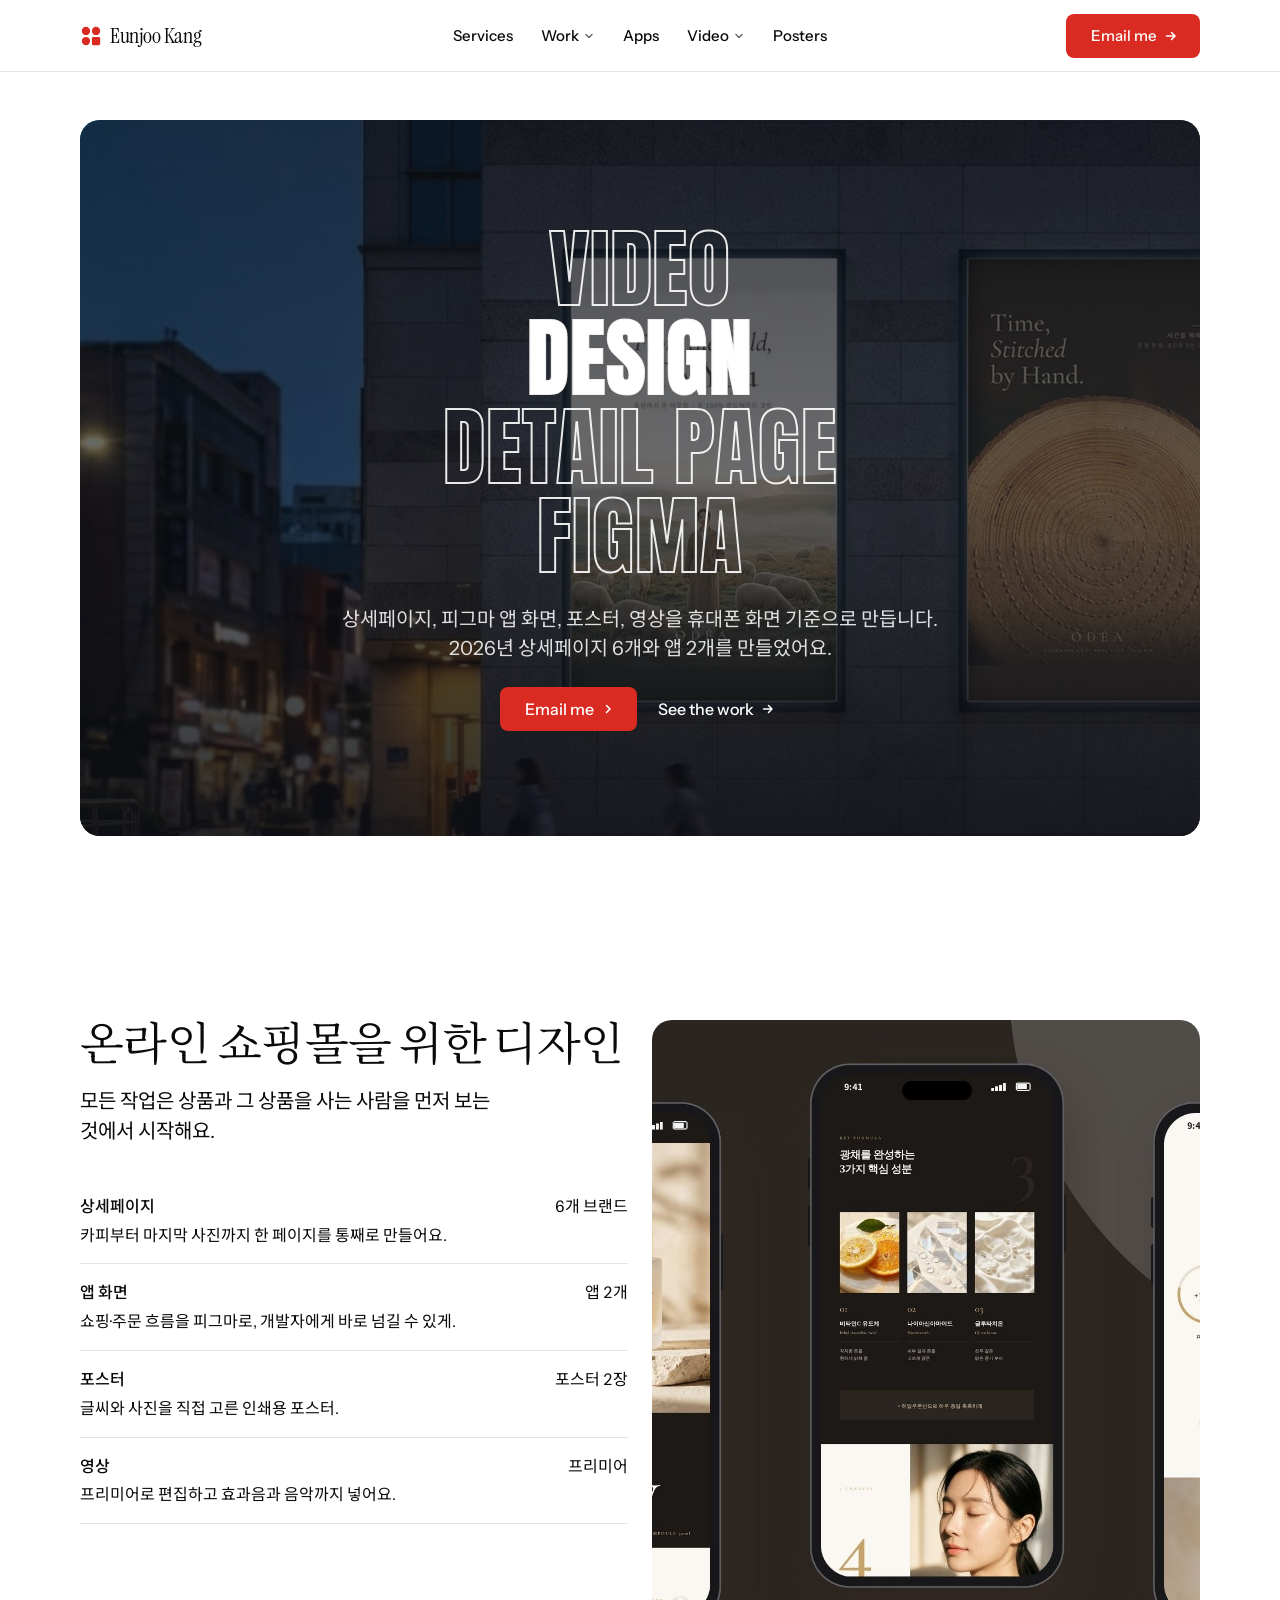
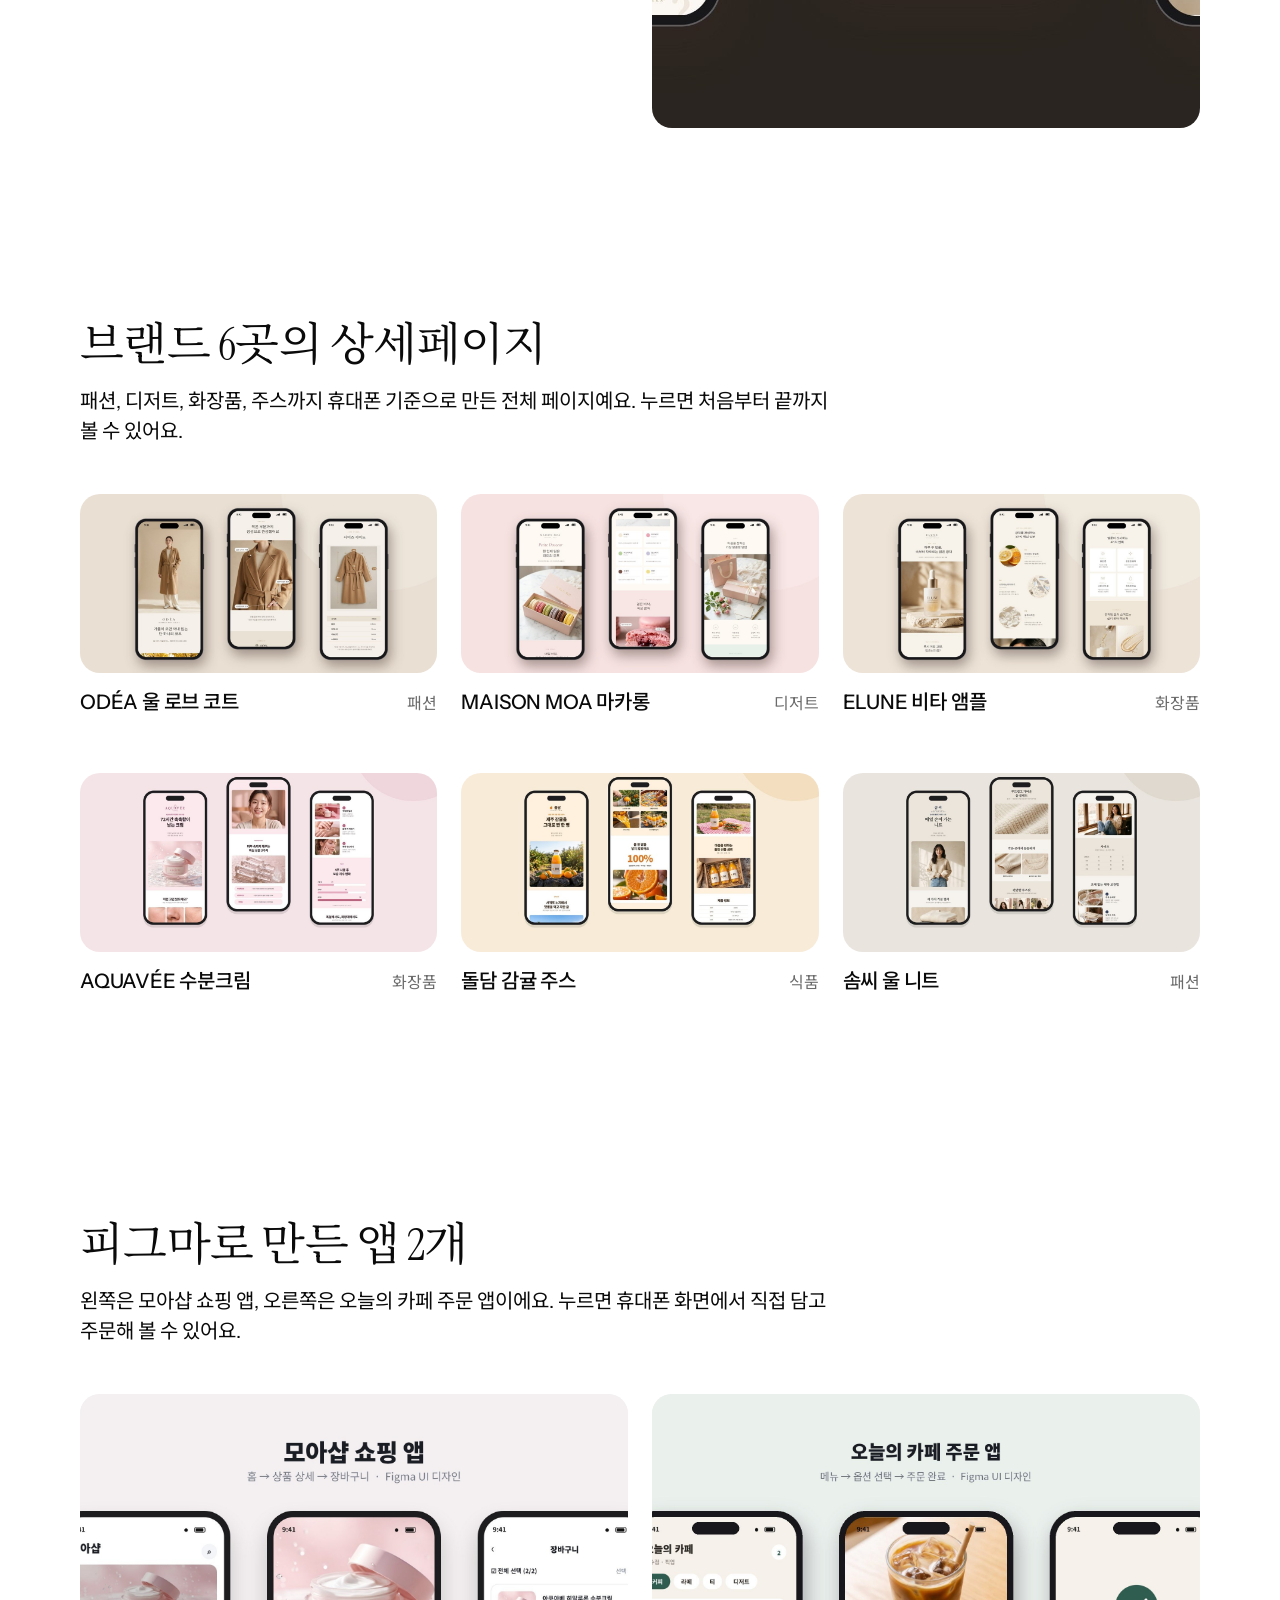
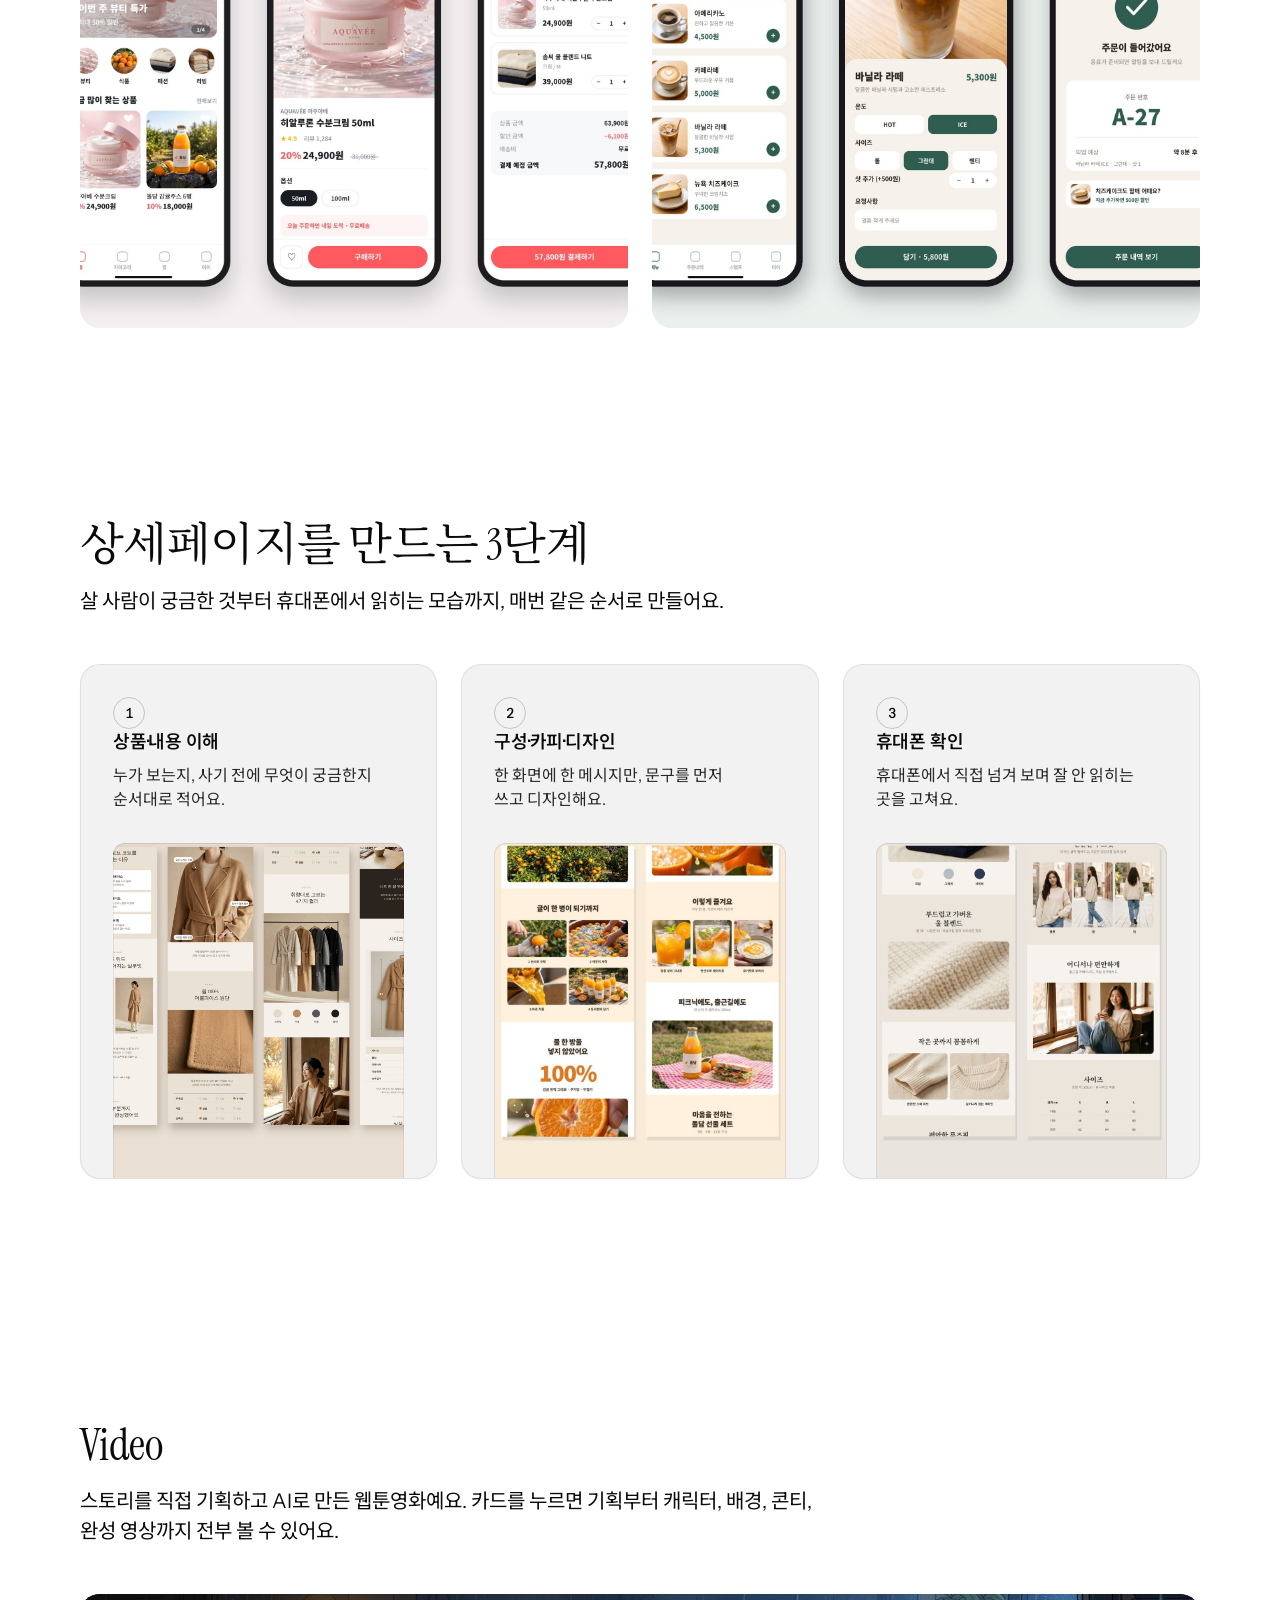
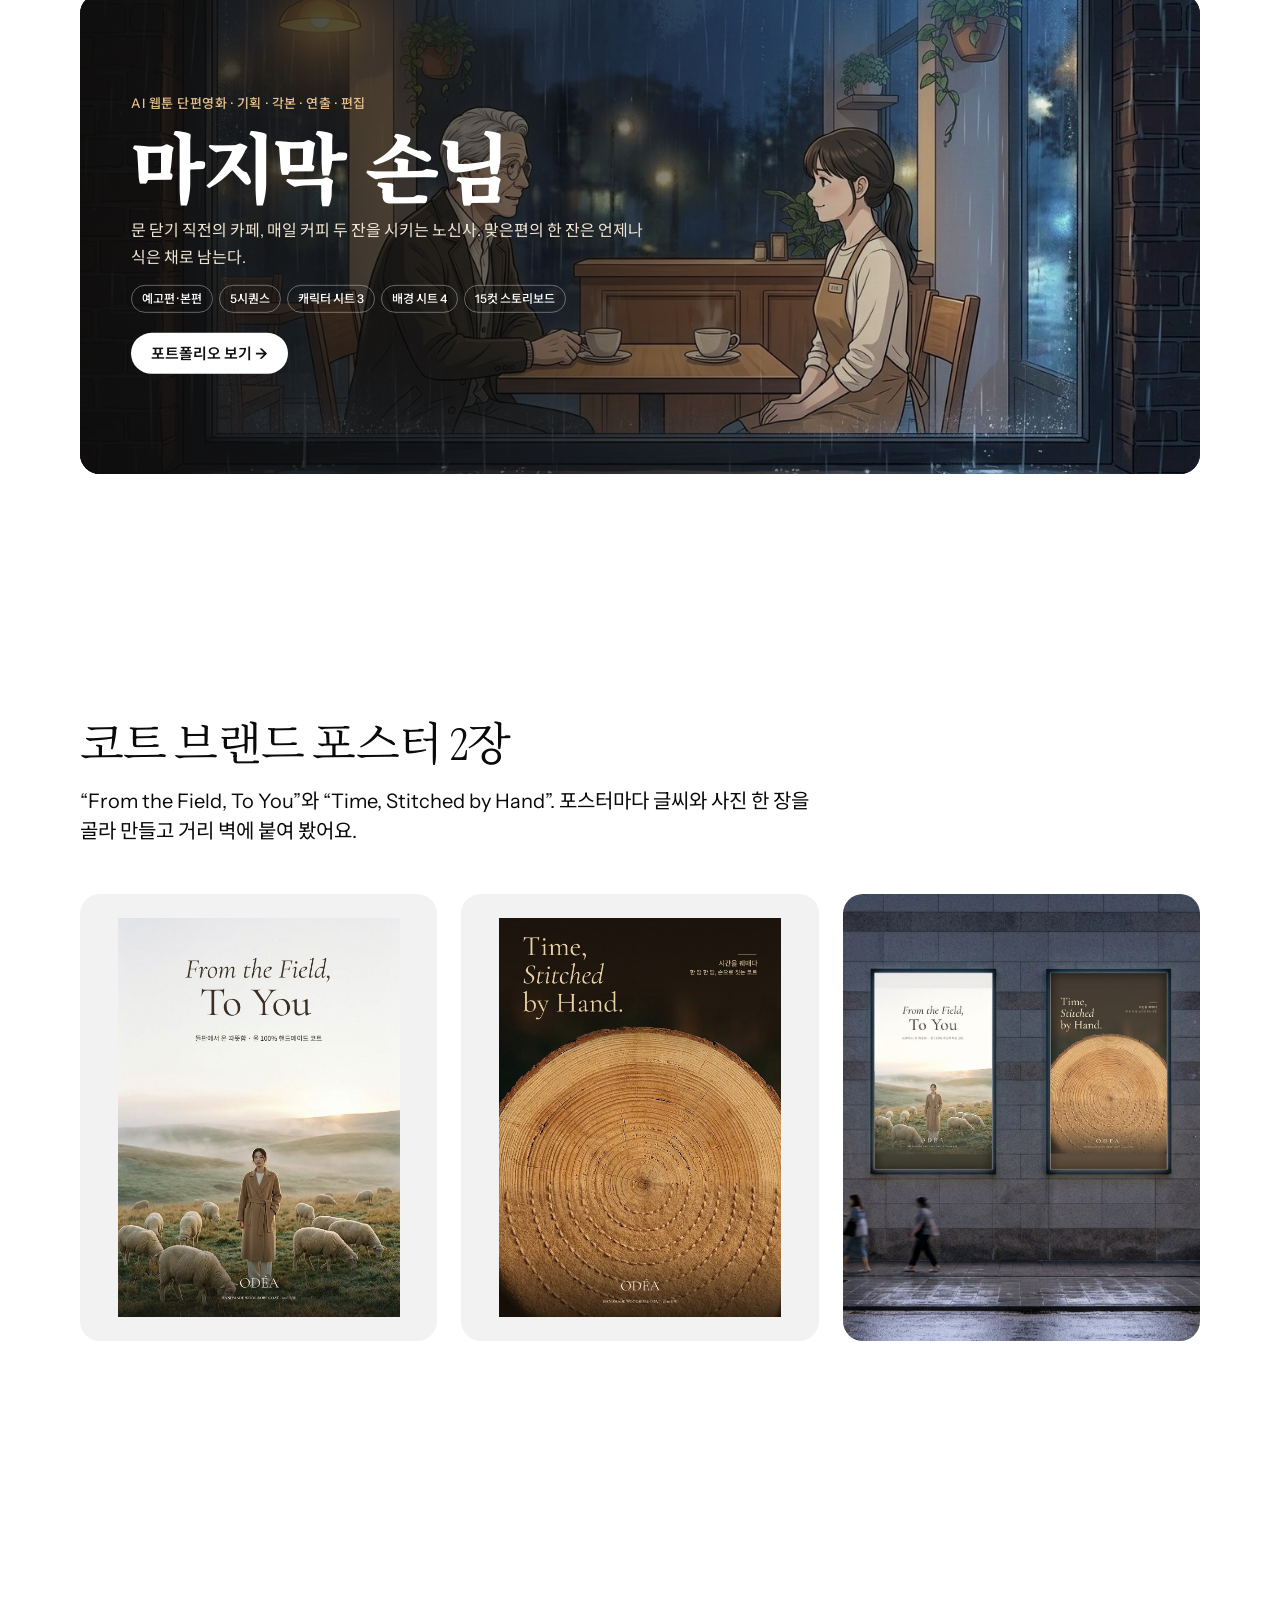
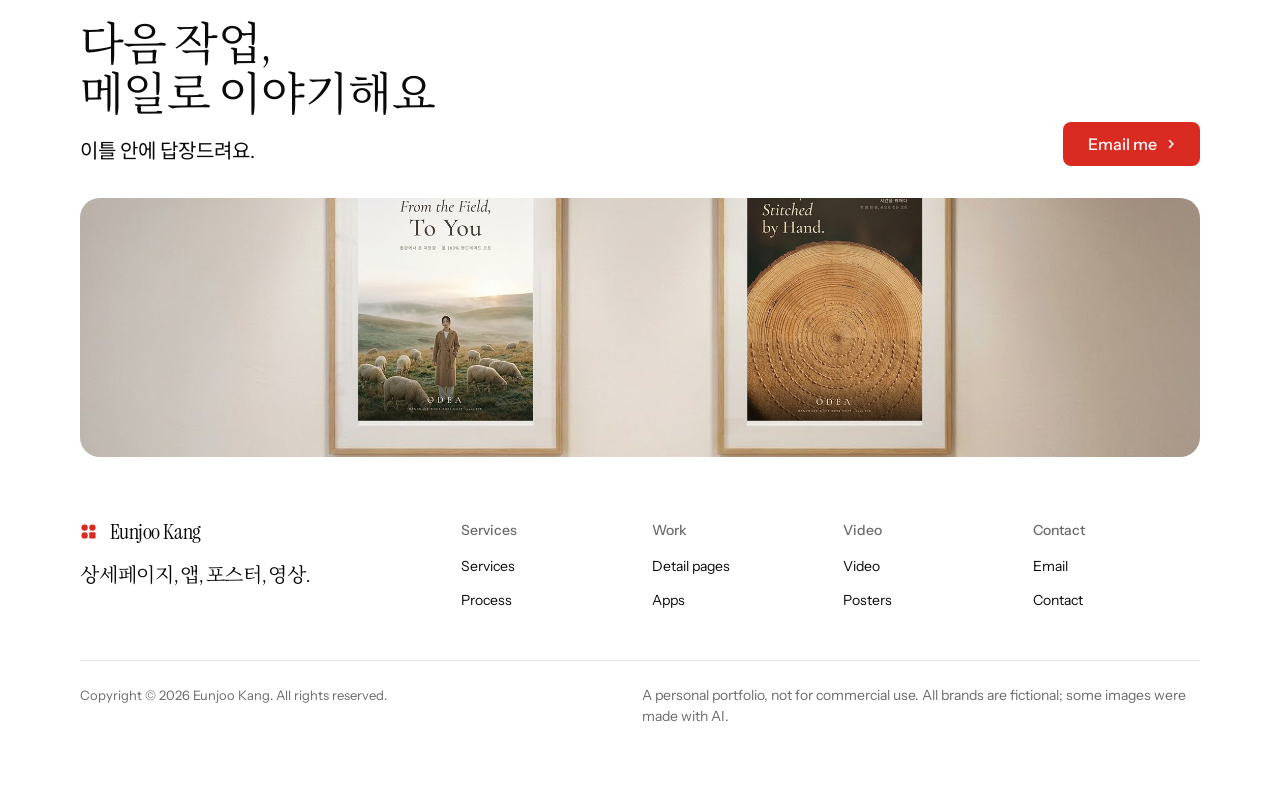
<file: index.html>
<!doctype html><html><head><meta charset=utf8><meta name=viewport content="width=device-width,initial-scale=1,viewport-fit=cover"><style>:root{color-scheme:light;box-sizing:border-box;padding-top:env(safe-area-inset-top,0px);padding-bottom:env(safe-area-inset-bottom,0px)}html{scroll-padding-top:env(safe-area-inset-top,0px)}body{margin:0;padding:0;font:14px -apple-system,BlinkMacSystemFont,sans-serif;background:#fff;color:#000}img{max-width:100%}[hidden]:not([hidden=until-found i]){display:none!important}</style></head><body>
<title>Eunjoo Kang Portfolio</title>
<script>(function(h){h.lang="ko";h.dataset.type="service";h.dataset.radius="soft";h.dataset.buttons="arrow";h.setAttribute("data-motion","")})(document.documentElement)</script>
<meta name="description" content="강은주(Eunjoo Kang) 포트폴리오: 상세페이지, 피그마 앱 화면, 포스터, 영상.">
<meta name="site-kind" content="other">
<meta name="page-type" content="service">
<link rel="preconnect" href="https://fonts.googleapis.com">
<link rel="preconnect" href="https://fonts.gstatic.com" crossorigin>
<link href="https://fonts.googleapis.com/css2?family=Anton&family=Instrument+Serif&family=Instrument+Sans:wdth,wght@75..100,400..600&family=Noto+Sans+KR:wght@400;500;600;700;800;900&family=Noto+Serif+KR:wght@400&display=swap" rel="stylesheet">
<link rel="stylesheet" href="assets/system.css">
<link rel="stylesheet" href="assets/ui/cards.css">
<link rel="stylesheet" href="assets/motion/motion.css">
<link rel="stylesheet" href="assets/backgrounds/backgrounds.css">
<link rel="stylesheet" href="assets/layout/layout.css">
<link rel="stylesheet" href="assets/icons/icon.css">
<link rel="stylesheet" href="apps.css">
<style>
:root {
  --p-bg: #ffffff; --p-surface: #f2f2f2; --p-ink: #0a0a0a; --p-muted: #6b6b6b;
  --p-accent: #d92b21; --p-accent-ink: #ffffff; --p-action: #d92b21; --p-action-ink: #ffffff;
  --p-inv-bg: #000000; --p-inv-surface: #010101; --p-inv-ink: #ffffff; --p-inv-muted: #868686;
  --p-inv-accent: #d92b21; --p-inv-accent-ink: #ffffff; --p-inv-action: #d92b21; --p-inv-action-ink: #ffffff;
  --font-display: "Instrument Serif", "Noto Serif KR", Georgia, serif;
  --font-text: "Instrument Sans", "Noto Sans KR", system-ui, sans-serif;
  --display-weight: 400;
  --display-tracking: -0.012em;
  --display-tracking-xl: -0.016em;
  --ly-scale: 1.12;
}
</style>
<script src="assets/backgrounds/backgrounds.js"></script>
<!-- page CSS: only what sits inside a visual -->
<style>
  #work .tile__media { --tile-ratio: 2 / 1; }
  #apps .frame { --ratio: 66.6667%; }
  #films .frame { --ratio: 56.25%; background: var(--ink); }
  #films .frame > .frame__img { object-fit: cover; }
  #process .panel { --p-h: 336px; }
  #posters .tile__media { --tile-ratio: 4 / 5; }
  #posters .tile--poster .tile__media > img { object-fit: contain; padding: var(--s-5); }
  @media (min-width: 1024px) and (max-width: 1279px) {
    #process .grid > .card { grid-column: span 4; }
  }
  @media (min-width: 640px) and (max-width: 1023px) {
    #process .grid { grid-template-columns: repeat(3, minmax(0, 1fr)); }
    #process .grid > .card { grid-column: auto; }
    #process .panel { --p-h: 380px; }
    #work .grid, #posters .grid, #apps .grid, #films .grid { grid-template-columns: repeat(2, minmax(0, 1fr)); }
    #work .grid > .tile, #posters .grid > .tile, #apps .grid > .frame, #films .grid > .frame { grid-column: auto; }
    #posters .tile__media { --tile-ratio: 3 / 4; }
    #posters .tile--street { display: none; }
  }
  @media (max-width: 639px) {
    #process .panel { --p-h: 280px; }
    #services .frame--fill { height: 140px; min-height: 140px; }
    #work .grid { grid-template-columns: repeat(2, minmax(0, 1fr)); }
    #work .grid > .tile { grid-column: auto; }
    #posters .grid { grid-template-columns: minmax(0, 1fr); }
    #posters .grid > .tile { grid-column: auto; }
    #posters .tile--street .tile__media { --tile-ratio: 16 / 9; }
    #work .tile__media { --tile-ratio: 16 / 10; }
  }
  /* hero: the typing loop over the photograph (four outline lines fill white one by one, then the name types) */
  .sr-only { position: absolute; width: 1px; height: 1px; overflow: hidden; clip-path: inset(50%); white-space: nowrap; }
  .hero--film .hero__media { position: relative; }
  .hero--film .hero__media::after { content: ""; position: absolute; inset: 0; z-index: 1; border-radius: inherit;
    background: linear-gradient(to bottom, rgba(14, 16, 22, .74), rgba(14, 16, 22, .62) 50%, rgba(14, 16, 22, .86)); }
  .type-hero { position: absolute; inset: 0; z-index: 2; display: flex; flex-direction: column; align-items: center; justify-content: center;
    gap: var(--s-5); padding: var(--s-6); text-align: center; color: #fff; }
  .type-hero .hero__lead { color: rgba(255, 255, 255, .86); max-width: 46ch; margin: 0; }
  .type-hero .btn-row { justify-content: center; }
  .type-hero .btn--secondary { color: #fff; }
  .type-hero .ly-play { position: absolute; right: var(--s-6); bottom: var(--s-6); }
  .hero-stage { display: grid; place-items: center; min-height: calc(4 * clamp(30px, min(9vw, 9.5vh), 120px) * 1.04); }
  .hero-stage > * { grid-area: 1 / 1; }
  .hero-lines { display: flex; flex-direction: column; align-items: center; transition: opacity .5s ease, transform .5s ease;
    font: 400 clamp(30px, min(9vw, 9.5vh), 120px)/1.04 "Anton", "Arial Narrow", Impact, sans-serif; letter-spacing: .01em; }
  .hero-lines.is-gone { opacity: 0; transform: scale(.96); pointer-events: none; }
  .line { color: transparent; -webkit-text-stroke: 2px rgba(255, 255, 255, .9); text-decoration: none; transition: color .35s ease;
    opacity: 0; transform: translateY(40%); animation: rise .8s cubic-bezier(.2, .7, .2, 1) forwards; }
  .line:nth-child(2) { animation-delay: .15s; } .line:nth-child(3) { animation-delay: .3s; } .line:nth-child(4) { animation-delay: .45s; }
  @keyframes rise { to { opacity: 1; transform: none; } }
  .line.is-fill, .line:hover, .line:focus-visible { color: #fff; }
  .hero-name { visibility: hidden; margin: 0; white-space: pre-line; color: #fff;
    font: 400 clamp(32px, min(5.4vw, 7.8vh), 76px)/1.1 "Anton", "Arial Narrow", Impact, sans-serif; letter-spacing: .03em; }
  .hero-name.is-on { visibility: visible; }
  .caret { display: inline-block; width: .06em; height: .8em; margin-left: .08em; vertical-align: -.02em; background: #fff; animation: blink .9s steps(1) infinite; }
  @keyframes blink { 50% { opacity: 0; } }
  @media (max-width: 639px) { .line { -webkit-text-stroke-width: 1.5px; } .type-hero .btn-row { width: 100%; } .type-hero .ly-play { display: none; } }
  @media (prefers-reduced-motion: reduce) { .line, .caret { animation: none; opacity: 1; transform: none; } }
  :lang(ko) h1, :lang(ko) h2, :lang(ko) h3, :lang(ko) p, :lang(ko) li { word-break: keep-all; }
  /* work popup: the long detail page, then its mockups, scrolled inside a window over the page */
  dialog.viewer { width: min(920px, 100vw - 32px); max-height: calc(100svh - 48px); padding: 0; border: 0; border-radius: var(--r-lg);
    background: var(--g-main, #fff); color: var(--ink); overflow: hidden; display: none; flex-direction: column; }
  dialog.viewer[open] { display: flex; }
  dialog.viewer::backdrop { background: rgba(10, 10, 10, .62); }
  .viewer__bar { display: flex; align-items: center; justify-content: space-between; gap: var(--s-4); padding: var(--s-4) var(--s-5); border-bottom: 1px solid rgba(10, 10, 10, .12); }
  .viewer__title { font: var(--display-weight) var(--t-h3, 28px)/1.2 var(--font-display); margin: 0; }
  .viewer__body { overflow-y: auto; display: flex; flex-direction: column; align-items: center; gap: var(--s-5); padding: var(--s-5); background: var(--surface); }
  .viewer__body > img, .viewer__body > video { display: block; width: 100%; max-width: 860px; height: auto; border-radius: var(--r-sm); background: #fff; }
  .viewer__body > img.is-long { max-width: 480px; }
  .viewer__msg:empty { display: none; }
  .viewer__body > img.is-loading { min-height: 60vh; max-width: 480px; background: #fff url("data:image/svg+xml,%3Csvg xmlns='http://www.w3.org/2000/svg' width='140' height='24'%3E%3Ctext x='70' y='16' text-anchor='middle' font-family='sans-serif' font-size='14' fill='%23888'%3E%EB%B6%88%EB%9F%AC%EC%98%A4%EB%8A%94 %EC%A4%91...%3C/text%3E%3C/svg%3E") center/140px 24px no-repeat; }
  /* admin page (#admin): replaces the site while open */
  html.is-admin header.nav, html.is-admin main, html.is-admin footer.closing { display: none !important; }
  .admin { max-width: 1120px; margin: 0 auto; padding: 48px max(16px, env(safe-area-inset-left, 0px)) 96px max(16px, env(safe-area-inset-right, 0px)); font-family: var(--font-text); color: var(--ink); }
  .admin__head { display: flex; align-items: center; justify-content: space-between; gap: 16px; }
  .admin h1 { font: var(--display-weight) 40px/1.1 var(--font-display); margin: 0; }
  .admin h2 { font: var(--display-weight) 28px/1.2 var(--font-display); margin: 48px 0 16px; }
  .admin h3 { font: 500 18px/1.3 var(--font-text); margin: 0; }
  .admin__note { color: var(--muted); font-size: 15px; line-height: 1.6; margin: 12px 0 0; max-width: 70ch; }
  .admin__grid { display: grid; grid-template-columns: repeat(auto-fill, minmax(220px, 1fr)); gap: 16px; }
  .admin__grid--small { grid-template-columns: repeat(auto-fill, minmax(150px, 1fr)); margin-top: 12px; }
  .admin__card { display: grid; gap: 10px; align-content: start; padding: 12px; border: 1px solid rgba(10, 10, 10, .12); border-radius: var(--r-md); background: #fff; }
  .admin__thumb { aspect-ratio: 4 / 3; border-radius: var(--r-sm); background: var(--surface); overflow: hidden; display: grid; place-items: center; }
  .admin__thumb > img, .admin__thumb > video { width: 100%; height: 100%; object-fit: cover; }
  .admin__empty { color: var(--muted); font-size: 14px; }
  .admin__name { margin: 0; font-size: 15px; font-weight: 500; }
  .admin__row { display: flex; flex-wrap: wrap; align-items: center; gap: 8px; justify-content: space-between; }
  .admin__card .admin__row { justify-content: flex-start; }
  .admin__work { padding: 16px 0; border-bottom: 1px solid rgba(10, 10, 10, .12); }
  .admin__btn { font: 500 14px/1 var(--font-text); height: 36px; padding: 0 16px; display: inline-flex; align-items: center; border-radius: 999px; border: 1px solid rgba(10, 10, 10, .2); background: #fff; color: var(--ink); cursor: pointer; text-decoration: none; }
  .admin__btn--primary { background: var(--action); color: #fff; border-color: transparent; }
  .viewer__close { font: 500 14px/1 var(--font-text); height: 36px; padding: 0 16px; border-radius: 999px; border: 1px solid rgba(10, 10, 10, .2); background: #fff; color: var(--ink); cursor: pointer; }
  .showreel-video { position: absolute; inset: 0; z-index: 5; width: 100%; height: 100%; background: #000; border-radius: inherit; }
  .save-toast { position: fixed; left: 50%; bottom: calc(24px + env(safe-area-inset-bottom, 0px)); transform: translateX(-50%); z-index: 50; margin: 0;
    padding: 12px 20px; border-radius: 999px; background: var(--ink); color: #fff; font: 500 14px/1.4 var(--font-text); max-width: calc(100vw - 32px); text-align: center; }
  [data-gallery] { cursor: zoom-in; }
  /* owner-only login chip, admin bar and login page (nobody else ever sees these) */
  .nav__login { font: 500 14px/36px var(--font-text); height: 36px; padding: 0 14px; margin-right: 10px; border-radius: 999px; border: 1px solid rgba(10,10,10,.2); color: var(--ink); text-decoration: none; white-space: nowrap; }
  .nav__login[hidden], .owner-bar[hidden] { display: none !important; }
  .owner-bar { position: fixed; left: 50%; bottom: calc(16px + env(safe-area-inset-bottom, 0px)); transform: translateX(-50%); z-index: 40; display: flex; align-items: center; gap: 12px; padding: 8px 8px 8px 18px; border-radius: 999px; background: var(--ink); color: #fff; font: 500 14px/1 var(--font-text); box-shadow: 0 8px 24px rgba(0,0,0,.2); white-space: nowrap; }
  .owner-bar a { color: #111; background: #fff; padding: 9px 14px; border-radius: 999px; text-decoration: none; }
  .login-box { max-width: 440px; margin: 12vh auto 0; padding: 36px 32px; border: 1px solid rgba(10,10,10,.12); border-radius: var(--r-lg); background: #fff; text-align: center; }
  .login-box h1 { font: var(--display-weight) 32px/1.2 var(--font-display); margin: 0 0 12px; }
  .login-box p { color: var(--muted); font-size: 15px; line-height: 1.6; margin: 0 0 20px; }
  .login-box .admin__row { justify-content: center; }
  .admin__text { display: grid; gap: 8px; padding: 14px; border: 1px solid rgba(10,10,10,.12); border-radius: var(--r-md); background: #fff; }
  .admin__text textarea { font: 400 15px/1.6 var(--font-text); width: 100%; min-height: 96px; padding: 10px 12px; border: 1px solid rgba(10,10,10,.2); border-radius: var(--r-sm); resize: vertical; box-sizing: border-box; }
  .admin__texts { display: grid; grid-template-columns: repeat(auto-fill, minmax(320px, 1fr)); gap: 16px; }
  /* films: the AI webtoon film card opens its whole portfolio page in the popup */
  .films-grid { align-content: start; row-gap: var(--s-5); }
  .film-feature { position: relative; display: block; aspect-ratio: 21 / 9; border-radius: var(--r-lg); overflow: hidden; color: #fff; text-decoration: none; cursor: pointer; background: #1c1714; }
  .film-feature > img { position: absolute; inset: 0; width: 100%; height: 100%; object-fit: cover; transition: transform .6s ease; }
  .film-feature:hover > img { transform: scale(1.03); }
  .film-feature::after { content: ""; position: absolute; inset: 0; background: linear-gradient(90deg, rgba(14,12,10,.88) 0%, rgba(14,12,10,.55) 45%, rgba(14,12,10,.05) 80%); }
  .film-feature__in { position: absolute; z-index: 1; left: clamp(20px, 4vw, 56px); top: 50%; transform: translateY(-50%); width: min(520px, 80%); display: flex; flex-direction: column; gap: 14px; }
  .film-feature__tag { font: 500 13px/1.4 var(--font-text); color: #e7c08a; letter-spacing: .04em; }
  .film-feature__title { font: 900 clamp(40px, 6vw, 84px)/1 "Noto Serif KR", serif; letter-spacing: -.04em; }
  .film-feature__log { font: 400 16px/1.7 var(--font-text); color: #efe4d2; }
  .film-feature__chips { display: flex; flex-wrap: wrap; gap: 6px; }
  .film-feature__chips span { font: 500 12px/1 var(--font-text); padding: 7px 10px; border-radius: 999px; border: 1px solid rgba(255,255,255,.35); }
  .film-feature__cta { align-self: flex-start; margin-top: 6px; font: 600 15px/1 var(--font-text); background: #fff; color: #111; padding: 13px 20px; border-radius: 999px; }
  .films-sub { margin: 8px 0 0; color: var(--muted); font-size: 15px; }
  dialog.viewer.is-page { width: min(1240px, 100vw - 32px); height: calc(100svh - 48px); }
  .viewer__body.is-page { padding: 0; gap: 0; display: block; overflow: hidden; flex: 1 1 auto; min-height: 0; }
  .viewer__open, .viewer__close { white-space: nowrap; flex: none; }
  dialog.viewer.is-page .viewer__title { font-size: 24px; }
  .viewer__frame { display: block; width: 100%; height: 100%; border: 0; background: #f4ede1; }
  .viewer__open { font: 500 14px/36px var(--font-text); height: 36px; padding: 0 16px; border-radius: 999px; border: 1px solid rgba(10,10,10,.2); color: var(--ink); text-decoration: none; margin-left: auto; margin-right: 8px; }
  .viewer__open[hidden] { display: none; }
  @media (max-width: 639px) {
    .film-feature { aspect-ratio: 4 / 5; }
    .film-feature::after { background: linear-gradient(0deg, rgba(14,12,10,.92) 0%, rgba(14,12,10,.6) 55%, rgba(14,12,10,.1) 100%); }
    .film-feature__in { top: auto; bottom: 20px; transform: none; width: auto; right: 20px; }
    .film-feature__log { font-size: 14px; }
    dialog.viewer.is-page { width: 100vw; max-width: 100vw; height: 100svh; max-height: 100svh; border-radius: 0; }
    dialog.viewer.is-page .viewer__title { font-size: 18px; }
    dialog.viewer.is-page .viewer__open { display: none; }
    dialog.viewer.is-page .viewer__bar { padding: 12px 16px; }
  }
  .footer__note { color: var(--muted); font-size: var(--t-small); max-width: 62ch; }
  /* any window size: a section keeps at least its screens and grows past them rather than overlap the next */
  main > :is(section, .section):not(.hero), footer.closing {
    height: auto; min-height: calc(var(--h, 1) * 100vh); min-height: calc(var(--h, 1) * 100svh);
    display: flex; flex-direction: column;
  }
  main > :is(section, .section):not(.hero) > .wrap, footer.closing > .wrap { flex: 1 0 auto; height: auto; min-height: 0; }
  main > :is(section, .section):not(.hero) > .wrap > .fill { flex: 1 0 auto; }
  main > .hero { height: max(100svh, 660px); }
  @media (max-width: 639px) {
    main > :is(section, .section):not(.hero), footer.closing {
      height: auto; min-height: calc(var(--hm, var(--h, 1)) * 100vh); min-height: calc(var(--hm, var(--h, 1)) * 100svh);
    }
    main > .hero { height: max(100svh, 600px); }
  }
</style>
<!-- type: service (site-kind other: a design portfolio)
     deal: hero film, nav nav-centre, close close-photo, footer footer-columns (footer-visit dealt again: no door), rhythm space, buttons arrow, mark dots
     palette white-signal-red, type instrument-serif, radius soft
     screens: hero 1 · services 1 · work 1 · apps 1 · process 1 · films 1 · posters 1 · closing 1 -->

<header class="nav nav--centre">
  <div class="wrap nav__bar">
    <a class="nav__logo" href="#top"><span class="mark" data-mark="dots" aria-hidden="true"></span>Eunjoo Kang</a>
    <nav class="nav__links" aria-label="Main">
      <div class="nav__item"><a class="nav__link" href="#services">Services</a></div>
      <div class="nav__item">
        <a class="nav__link" href="#work">Work <svg class="chev" viewBox="0 0 12 12" aria-hidden="true"><path d="M3 4.5l3 3 3-3" fill="none" stroke="currentColor" stroke-width="1.5" stroke-linecap="round" stroke-linejoin="round"/></svg></a>
        <div class="nav__menu">
          <div class="wrap grid">
            <div class="menu-col span-3">
              <p class="t-label">Detail pages</p>
              <a href="#work">ODÉA<span>울 로브 코트 · 패션</span></a>
              <a href="#work">MAISON MOA<span>수제 마카롱 · 디저트</span></a>
              <a href="#work">AQUAVÉE<span>수분크림 · 화장품</span></a>
            </div>
            <div class="menu-col span-3">
              <p class="t-label">Design</p>
              <a href="#apps">App screens<span>피그마로 만든 앱 2개</span></a>
              <a href="#posters">Posters<span>인쇄용 포스터 2장</span></a>
              <a href="#films">Video<span>AI 웹툰영화</span></a>
            </div>
            <a class="menu-card span-3 start-10" href="#work">
              <div class="panel"><img class="frame__img" src="images/works/somsi-thumb.jpg" alt="SOMSI wool knit detail page" data-source="client" data-subject="detail page"></div>
              <span class="t-card">솜씨 울 니트</span>
              <span class="t-small muted">가장 최근 상세페이지</span>
            </a>
          </div>
        </div>
      </div>
      <div class="nav__item"><a class="nav__link" href="#apps">Apps</a></div>
      <div class="nav__item">
        <a class="nav__link" href="#films">Video <svg class="chev" viewBox="0 0 12 12" aria-hidden="true"><path d="M3 4.5l3 3 3-3" fill="none" stroke="currentColor" stroke-width="1.5" stroke-linecap="round" stroke-linejoin="round"/></svg></a>
        <div class="nav__menu">
          <div class="wrap grid">
            <div class="menu-col span-3">
              <p class="t-label">AI 웹툰영화</p>
              <a href="#films" data-open="last-guest">마지막 손님<span>시퀀스 · 캐릭터 · 배경 · 15컷 콘티</span></a>
            </div>
            <a class="menu-card span-3 start-10" href="#films" data-open="last-guest">
              <div class="panel"><img class="frame__img" src="films/last-guest/img/c12.jpg" alt="마지막 손님 한 장면"></div>
              <span class="t-card">마지막 손님</span>
              <span class="t-small muted">가장 최근 Video 작업</span>
            </a>
          </div>
        </div>
      </div>
      <div class="nav__item"><a class="nav__link" href="#posters">Posters</a></div>
    </nav>
    <div class="nav__actions">
      <a class="nav__login" href="#login" hidden>관리자</a>
      <a class="btn btn--primary" href="mailto:hello@eunjookang.example">Email me</a>
    </div>
    <button class="nav__toggle" type="button" aria-expanded="false" aria-label="Menu">
      <svg width="18" height="18" viewBox="0 0 18 18" aria-hidden="true"><path d="M2 5h14M2 13h14" stroke="currentColor" stroke-width="1.6" stroke-linecap="round"/></svg>
    </button>
  </div>
</header>

<main id="top">
  <!-- HERO (film). CLIENT FILE showreel: put your film in videos/showreel.mp4 and write that path in data-film below;
       until then the play button stays hidden. -->
  <section class="hero hero--film" aria-labelledby="hero-h">
    <div class="wrap"><div class="hero-text hero__in">
      <div class="hero__media hero__fill">
        <img data-slot="hero-photo" src="images/hero-poster.jpg" alt="Two posters by Eunjoo Kang on a stone wall in a city street at dusk" style="--ly-pos: 50% 50%; --ly-pos-phone: 72% 50%" fetchpriority="high" data-source="client" data-subject="poster mockup">
        <div class="type-hero">
          <h1 id="hero-h" class="sr-only">Eunjoo Kang, detail page and app designer</h1>
          <!-- the typing loop: data-name is the line typed (a / starts a new line); data-step, data-type and data-hold are times in ms -->
          <div class="hero-stage" data-name="EUNJOO KANG / PORTFOLIO" data-step="900" data-type="90" data-hold="2500">
            <nav class="hero-lines" aria-label="Work">
              <a class="line" href="#films">VIDEO</a>
              <a class="line" href="#posters">DESIGN</a>
              <a class="line" href="#work">DETAIL PAGE</a>
              <a class="line" href="#apps">FIGMA</a>
            </nav>
            <p class="hero-name" aria-hidden="true"><span id="typed"></span><span class="caret"></span></p>
          </div>
          <p class="hero__lead" data-text="hero-lead" data-text-name="첫 화면 소개 글">상세페이지, 피그마 앱 화면, 포스터, 영상을 휴대폰 화면 기준으로 만듭니다. 2026년 상세페이지 6개와 앱 2개를 만들었어요.</p>
          <div class="btn-row"><a class="btn btn--primary" href="mailto:hello@eunjookang.example">Email me<svg class="m-arrow" viewBox="0 0 12 12" aria-hidden="true"><path class="m-arrow__stem" d="M1 6h8"/><path class="m-arrow__head" d="M4.5 2.5 8 6l-3.5 3.5"/></svg></a><a class="btn btn--secondary" href="#work">See the work</a></div>
          <button class="ly-play" type="button" data-film="" data-slot-video="showreel">
            <span class="ly-play__disc"><svg viewBox="0 0 18 18" aria-hidden="true"><path d="M4.5 2.6v12.8c0 .8.9 1.3 1.6.9l10.3-6.4c.6-.4.6-1.3 0-1.7L6.1 1.7c-.7-.4-1.6.1-1.6.9Z" fill="currentColor"/></svg></span>
            <span class="ly-play__label">Play the showreel<small>Video work, 2026</small></span>
          </button>
        </div>
      </div>
    </div></div>
  </section>

  <!-- SERVICES (services-list) -->
  <section class="section" id="services" aria-labelledby="services-h">
    <div class="wrap">
      <div class="grid grid--top fill">
        <div class="span-6 stack-6">
          <div class="section-head"><h2 id="services-h" data-text="services-title" data-text-name="하는 일 제목">온라인 쇼핑몰을 위한 디자인</h2><p data-text="services-desc" data-text-name="하는 일 설명">모든 작업은 상품과 그 상품을 사는 사람을 먼저 보는 것에서 시작해요.</p></div>
          <ul class="rows">
            <li><span class="rows__name">상세페이지</span><p>카피부터 마지막 사진까지 한 페이지를 통째로 만들어요.</p><span class="rows__value">6개 브랜드</span></li>
            <li><span class="rows__name">앱 화면</span><p>쇼핑·주문 흐름을 피그마로, 개발자에게 바로 넘길 수 있게.</p><span class="rows__value">앱 2개</span></li>
            <li><span class="rows__name">포스터</span><p>글씨와 사진을 직접 고른 인쇄용 포스터.</p><span class="rows__value">포스터 2장</span></li>
            <li><span class="rows__name">영상</span><p>프리미어로 편집하고 효과음과 음악까지 넣어요.</p><span class="rows__value">프리미어</span></li>
          </ul>
        </div>
        <div class="frame frame--photo frame--fill span-6 start-7">
          <img data-slot="services-photo" class="frame__img" src="images/works/elune-2-phone-web.jpg" alt="ELUNE ampoule detail page shown on three phones" data-source="client" data-subject="detail page mockup">
        </div>
      </div>
    </div>
  </section>

  <!-- WORK (a grid of six project pictures, two screens) -->
  <section class="section" id="work" aria-labelledby="work-h">
    <div class="wrap">
      <div class="section-head"><h2 id="work-h" data-text="work-title" data-text-name="상세페이지 제목">브랜드 6곳의 상세페이지</h2><p data-text="work-desc" data-text-name="상세페이지 설명">패션, 디저트, 화장품, 주스까지 휴대폰 기준으로 만든 전체 페이지예요. 누르면 처음부터 끝까지 볼 수 있어요.</p></div>
      <div class="grid fill">
        <a class="tile span-4" href="images/works/odea-full.jpg" data-gallery="images/works/odea-full.jpg|images/works/odea-mockup.jpg|images/works/odea-spread.jpg" data-title="ODÉA 울 로브 코트" data-key="work-odea">
          <div class="tile__media"><img data-slot="work-odea" src="images/works/odea-mockup-wide.jpg" alt="ODÉA wool robe coat detail page on three phones" loading="lazy" data-source="client" data-subject="detail page"></div>
          <div class="tile__head"><h3>ODÉA 울 로브 코트</h3><span class="tile__price muted">패션</span></div>
        </a>
        <a class="tile span-4" href="images/works/moa-full.jpg" data-gallery="images/works/moa-full.jpg|images/works/moa-mockup.jpg|images/works/moa-spread.jpg" data-title="MAISON MOA 마카롱" data-key="work-moa">
          <div class="tile__media"><img data-slot="work-moa" src="images/works/moa-mockup-wide.jpg" alt="MAISON MOA macarons detail page on three phones" loading="lazy" data-source="client" data-subject="detail page"></div>
          <div class="tile__head"><h3>MAISON MOA 마카롱</h3><span class="tile__price muted">디저트</span></div>
        </a>
        <a class="tile span-4" href="images/works/elune-1-spread.jpg" data-gallery="images/works/elune-1-phone.jpg|images/works/elune-1-spread.jpg|images/works/elune-2-phone.jpg|images/works/elune-2-spread.jpg" data-title="ELUNE 비타 앰플" data-key="work-elune">
          <div class="tile__media"><img data-slot="work-elune" src="images/works/elune-1-phone-wide.jpg" alt="ELUNE vitamin ampoule detail page on three phones" loading="lazy" data-source="client" data-subject="detail page"></div>
          <div class="tile__head"><h3>ELUNE 비타 앰플</h3><span class="tile__price muted">화장품</span></div>
        </a>
        <a class="tile span-4" href="images/works/aquavee-full.jpg" data-gallery="images/works/aquavee-full.jpg|images/works/aquavee-phone.jpg|images/works/aquavee-spread.jpg" data-title="AQUAVÉE 수분크림" data-key="work-aquavee">
          <div class="tile__media"><img data-slot="work-aquavee" src="images/works/aquavee-phone-wide.jpg" alt="AQUAVÉE moisture cream detail page on three phones" loading="lazy" data-source="client" data-subject="detail page"></div>
          <div class="tile__head"><h3>AQUAVÉE 수분크림</h3><span class="tile__price muted">화장품</span></div>
        </a>
        <a class="tile span-4" href="images/works/doldam-full.jpg" data-gallery="images/works/doldam-full.jpg|images/works/doldam-phone.jpg|images/works/doldam-spread.jpg" data-title="돌담 감귤 주스" data-key="work-doldam">
          <div class="tile__media"><img data-slot="work-doldam" src="images/works/doldam-phone-wide.jpg" alt="DOLDAM tangerine juice detail page on three phones" loading="lazy" data-source="client" data-subject="detail page"></div>
          <div class="tile__head"><h3>돌담 감귤 주스</h3><span class="tile__price muted">식품</span></div>
        </a>
        <a class="tile span-4" href="images/works/somsi-full.jpg" data-gallery="images/works/somsi-full.jpg|images/works/somsi-phone.jpg|images/works/somsi-spread.jpg" data-title="솜씨 울 니트" data-key="work-somsi">
          <div class="tile__media"><img data-slot="work-somsi" src="images/works/somsi-phone-wide.jpg" alt="SOMSI wool knit detail page on three phones" loading="lazy" data-source="client" data-subject="detail page"></div>
          <div class="tile__head"><h3>솜씨 울 니트</h3><span class="tile__price muted">패션</span></div>
        </a>
      </div>
    </div>
  </section>

  <!-- APPS (photo-pair) -->
  <section class="section" id="apps" aria-labelledby="apps-h">
    <div class="wrap">
      <div class="section-head"><h2 id="apps-h" data-text="apps-title" data-text-name="앱 제목">피그마로 만든 앱 2개</h2><p data-text="apps-desc" data-text-name="앱 설명">왼쪽은 모아샵 쇼핑 앱, 오른쪽은 오늘의 카페 주문 앱이에요. 누르면 휴대폰 화면에서 직접 담고 주문해 볼 수 있어요.</p></div>
      <div class="grid fill">
        <a class="frame frame--photo span-6" href="images/works/shop-board.jpg" data-gallery="images/works/shop-board.jpg" data-title="모아샵 쇼핑 앱" data-app="shop" data-key="app-shop" aria-label="Open the MOA shop app screens"><img data-slot="app-shop" class="frame__img" src="images/works/shop-board.jpg" alt="MOA shop app: home, product and cart screens" loading="lazy" data-source="client" data-subject="app screens"></a>
        <a class="frame frame--photo span-6" href="images/works/cafe-board.jpg" data-gallery="images/works/cafe-board.jpg" data-title="오늘의 카페 주문 앱" data-app="cafe" data-key="app-cafe" aria-label="Open the cafe ordering app screens"><img data-slot="app-cafe" class="frame__img" src="images/works/cafe-board.jpg" alt="Cafe ordering app: menu, options and order complete screens" loading="lazy" data-source="client" data-subject="app screens"></a>
      </div>
    </div>
  </section>

  <!-- PROCESS (steps) -->
  <section class="section" id="process" style="--hm: 2" aria-labelledby="process-h">
    <div class="wrap">
      <div class="section-head"><h2 id="process-h" data-text="process-title" data-text-name="작업 순서 제목">상세페이지를 만드는 3단계</h2><p data-text="process-desc" data-text-name="작업 순서 설명">살 사람이 궁금한 것부터 휴대폰에서 읽히는 모습까지, 매번 같은 순서로 만들어요.</p></div>
      <div class="grid">
        <article class="card card--row span-4">
          <span class="step-num">1</span>
          <h3>상품·내용 이해</h3>
          <p>누가 보는지, 사기 전에 무엇이 궁금한지 순서대로 적어요.</p>
          <div class="panel"><img data-slot="step-1" class="frame__img" src="images/works/odea-spread-web.jpg" alt="ODÉA detail page laid out section by section" loading="lazy" data-source="client" data-subject="detail page"></div>
        </article>
        <article class="card card--row span-4">
          <span class="step-num">2</span>
          <h3>구성·카피·디자인</h3>
          <p>한 화면에 한 메시지만, 문구를 먼저 쓰고 디자인해요.</p>
          <div class="panel"><img data-slot="step-2" class="frame__img" src="images/works/doldam-spread-web.jpg" alt="DOLDAM juice page screens side by side" loading="lazy" data-source="client" data-subject="detail page"></div>
        </article>
        <article class="card card--row span-4">
          <span class="step-num">3</span>
          <h3>휴대폰 확인</h3>
          <p>휴대폰에서 직접 넘겨 보며 잘 안 읽히는 곳을 고쳐요.</p>
          <div class="panel"><img data-slot="step-3" class="frame__img" src="images/works/somsi-spread-web.jpg" alt="SOMSI knit page screens side by side" loading="lazy" data-source="client" data-subject="detail page"></div>
        </article>
      </div>
    </div>
  </section>

  <!-- FILMS. CLIENT FILE films: put film-1.mp4 and film-2.mp4 in videos/, then add
       <source src="videos/film-1.mp4" type="video/mp4"> and the controls attribute to each video. -->
  <section class="section" id="films" aria-labelledby="films-h">
    <div class="wrap">
      <div class="section-head"><h2 id="films-h" data-text="films-title" data-text-name="Video 제목">Video</h2><p data-text="films-desc" data-text-name="영상 설명">스토리를 직접 기획하고 AI로 만든 웹툰영화예요. 카드를 누르면 기획부터 캐릭터, 배경, 콘티, 완성 영상까지 전부 볼 수 있어요.</p></div>
      <div class="grid fill films-grid">
        <a class="film-feature span-12" id="last-guest" href="films/last-guest/index.html" data-page="films/last-guest/index.html" data-title="마지막 손님 · AI 웹툰 단편영화" aria-label="마지막 손님 포트폴리오 열기">
          <img data-slot="film-lg-cover" src="films/last-guest/img/hero.jpg" alt="마지막 손님: 카페 창가에 마주 앉은 노신사와 알바생" loading="lazy">
          <span class="film-feature__in">
            <span class="film-feature__tag" data-text="lg-tag" data-text-name="마지막 손님 카드 윗줄">AI 웹툰 단편영화 · 기획 · 각본 · 연출 · 편집</span>
            <span class="film-feature__title" data-text="lg-title" data-text-name="마지막 손님 카드 제목">마지막 손님</span>
            <span class="film-feature__log" data-text="lg-log" data-text-name="마지막 손님 카드 줄거리">문 닫기 직전의 카페, 매일 커피 두 잔을 시키는 노신사. 맞은편의 한 잔은 언제나 식은 채로 남는다.</span>
            <span class="film-feature__chips"><span>예고편 · 본편</span><span>5시퀀스</span><span>캐릭터 시트 3</span><span>배경 시트 4</span><span>15컷 스토리보드</span></span>
            <span class="film-feature__cta">포트폴리오 보기 →</span>
          </span>
        </a>
      </div>
    </div>
  </section>

  <!-- POSTERS (split: text left, the two posters right) -->
  <section class="section" id="posters" style="--hm: 2" aria-labelledby="posters-h">
    <div class="wrap">
      <div class="section-head"><h2 id="posters-h" data-text="posters-title" data-text-name="포스터 제목">코트 브랜드 포스터 2장</h2><p data-text="posters-desc" data-text-name="포스터 설명">“From the Field, To You”와 “Time, Stitched by Hand”. 포스터마다 글씨와 사진 한 장을 골라 만들고 거리 벽에 붙여 봤어요.</p></div>
      <div class="grid fill">
        <a class="tile tile--poster span-4" href="images/works/poster-field.jpg" data-gallery="images/works/poster-field.jpg|images/works/poster-mockup-gallery.jpg" data-title="From the Field, To You" data-key="poster-field" aria-label="Open the poster From the Field, To You"><div class="tile__media"><img data-slot="poster-field" src="images/works/poster-field.jpg" alt="Poster: From the Field, To You" loading="lazy" data-source="client" data-subject="poster"></div></a>
        <a class="tile tile--poster span-4" href="images/works/poster-stitched.jpg" data-gallery="images/works/poster-stitched.jpg|images/works/poster-mockup-street.jpg" data-title="Time, Stitched by Hand" data-key="poster-stitched" aria-label="Open the poster Time, Stitched by Hand"><div class="tile__media"><img data-slot="poster-stitched" src="images/works/poster-stitched.jpg" alt="Poster: Time, Stitched by Hand" loading="lazy" data-source="client" data-subject="poster"></div></a>
        <a class="tile tile--street span-4" href="images/works/poster-mockup-street.jpg" data-gallery="images/works/poster-mockup-street.jpg|images/works/poster-mockup-gallery.jpg" data-title="거리 포스터 목업" data-key="poster-street" aria-label="Open the posters on a street wall"><div class="tile__media"><img data-slot="poster-street" src="images/works/poster-mockup-street.jpg" alt="Both posters on a stone wall in a street at dusk" loading="lazy" style="object-position: 50% 40%" data-source="client" data-subject="poster mockup"></div></a>
      </div>
    </div>
  </section>
</main>

<footer class="footer closing" id="contact" aria-labelledby="close-h">
  <div class="wrap">
    <div class="closing__cta close--photo">
      <div class="section-head--split">
        <div><h2 id="close-h" data-text="close-title" data-text-name="맨 아래 연락 제목">다음 작업, 메일로 이야기해요</h2><p class="t-lead">이틀 안에 답장드려요.</p></div>
        <a class="btn btn--primary" href="mailto:hello@eunjookang.example">Email me<svg class="m-arrow" viewBox="0 0 12 12" aria-hidden="true"><path class="m-arrow__stem" d="M1 6h8"/><path class="m-arrow__head" d="M4.5 2.5 8 6l-3.5 3.5"/></svg></a>
      </div>
      <div class="close__media"><img data-slot="close-photo" src="images/works/poster-mockup-gallery.jpg" alt="Two posters framed on a gallery wall" loading="lazy" style="--pos: 50% 45%" data-source="client" data-subject="poster mockup"></div>
    </div>
    <div class="closing__links">
      <div class="grid">
        <div class="span-4 stack-4">
          <a class="nav__logo" href="#top"><span class="mark" data-mark="dots" aria-hidden="true"></span>Eunjoo Kang</a>
          <p class="footer__lede">상세페이지, 앱, 포스터, 영상.</p>
        </div>
        <div class="span-2 footer__col"><h4>Services</h4><ul><li><a href="#services">Services</a></li><li><a href="#process">Process</a></li></ul></div>
        <div class="span-2 footer__col"><h4>Work</h4><ul><li><a href="#work">Detail pages</a></li><li><a href="#apps">Apps</a></li></ul></div>
        <div class="span-2 footer__col"><h4>Video</h4><ul><li><a href="#films">Video</a></li><li><a href="#posters">Posters</a></li></ul></div>
        <div class="span-2 footer__col"><h4>Contact</h4><ul><li><a href="mailto:hello@eunjookang.example">Email</a></li><li><a href="#contact">Contact</a></li></ul></div>
      </div>
      <div class="footer__legal">
        <span>Copyright &copy; 2026 Eunjoo Kang. All rights reserved.</span>
        <div class="socials"></div>
        <span class="footer__note">A personal portfolio, not for commercial use. All brands are fictional; some images were made with AI.</span>
      </div>
    </div>
  </div>
</footer>

<script type="module" src="assets/system.js"></script>
<script type="module" src="assets/motion/motion.js"></script>
<script type="module" src="assets/layout/layout.js"></script>
<script src="hero-type.js" defer></script>
<script src="apps.js" defer></script>
<script src="site.js" defer></script>

</body></html>
</file>
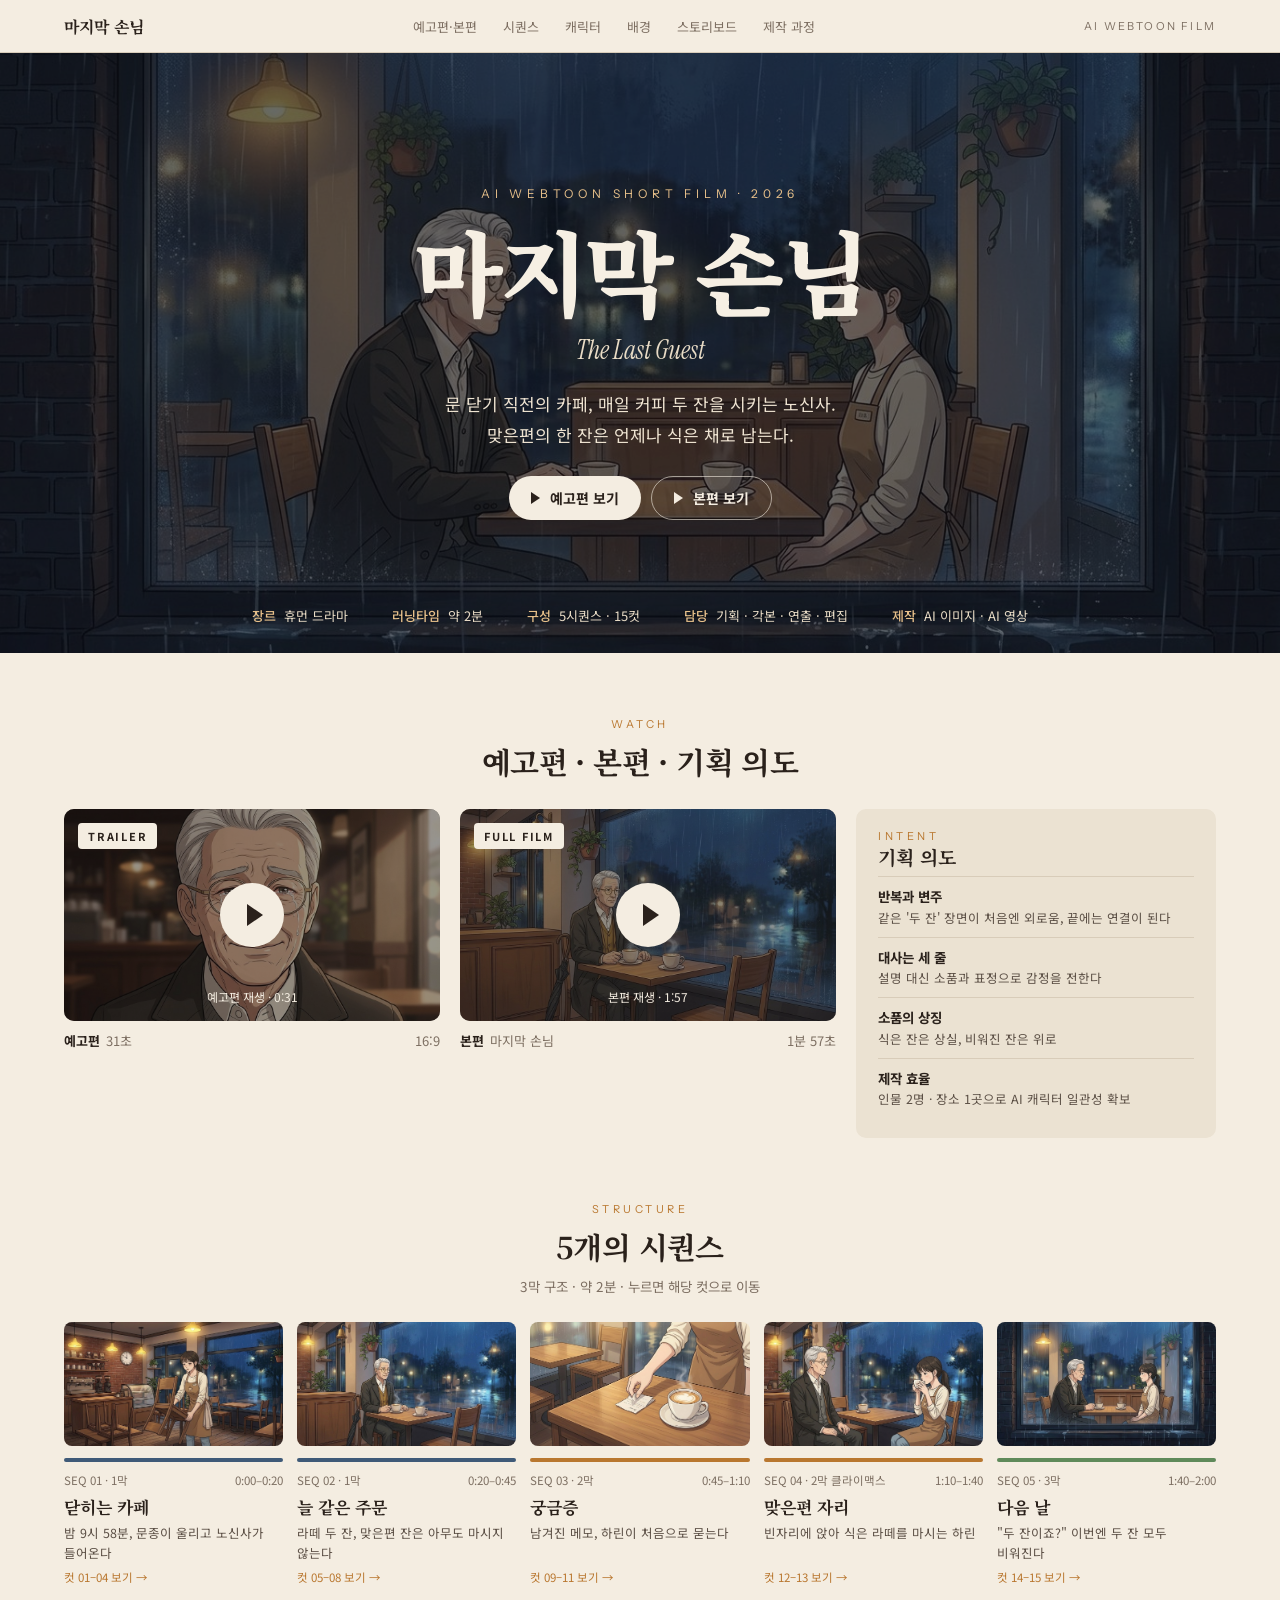
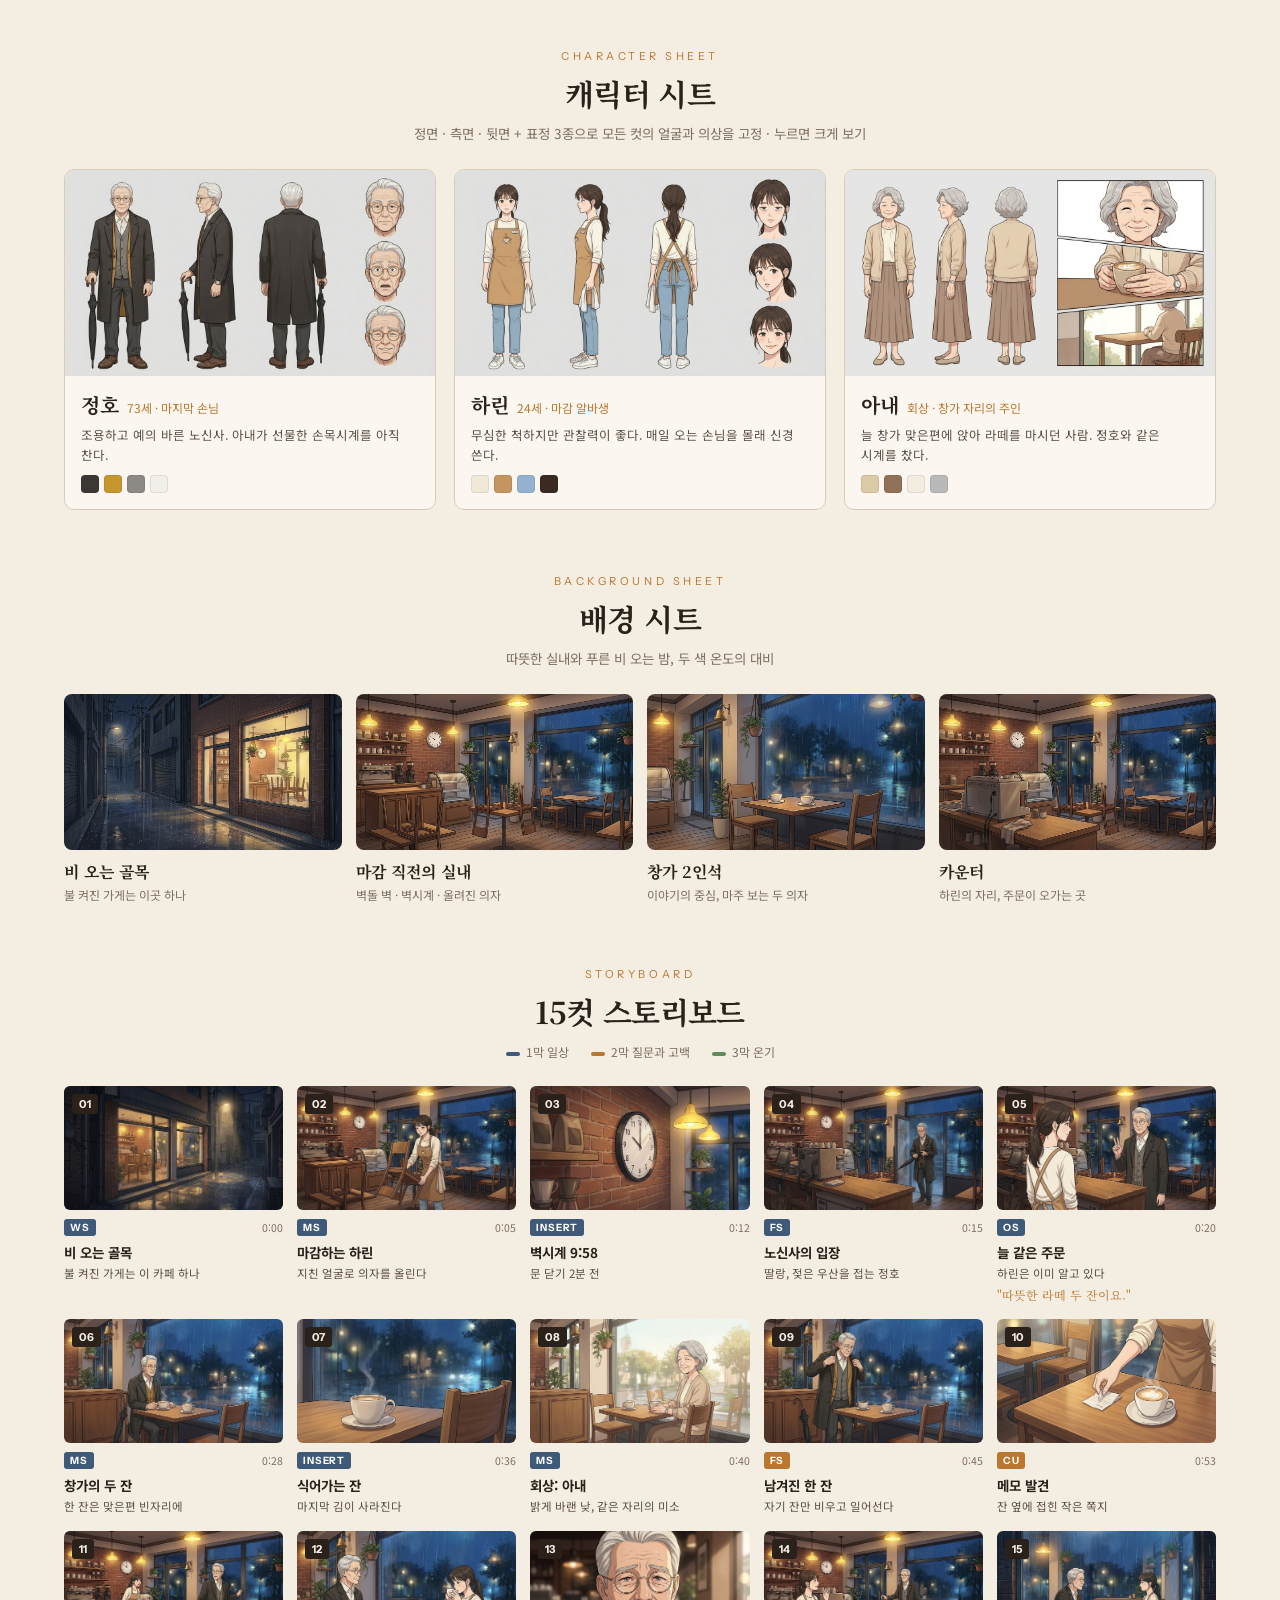
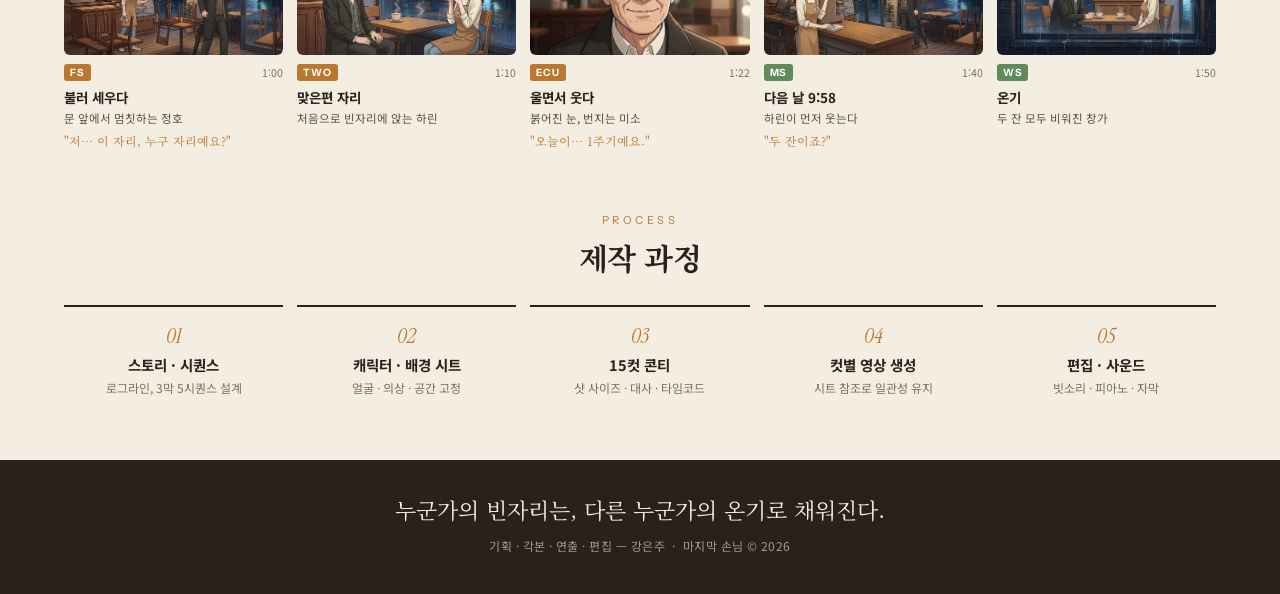
<file: films/last-guest/index.html>
<!doctype html><html lang="ko"><head><meta charset="utf-8"><meta name="viewport" content="width=device-width, initial-scale=1">
<title>마지막 손님</title>
<link href="https://fonts.googleapis.com/css2?family=Instrument+Serif:ital@0;1&family=Instrument+Sans:wght@400;700&family=Noto+Sans+KR:wght@400;500;700&family=Noto+Serif+KR:wght@700;900&display=swap" rel="stylesheet">
<style>
:root{--paper:#f4ede1;--paper2:#ebe2d2;--ink:#2a211b;--mute:#7d6f62;--line:#d8ccb9;--amber:#b9772f;--s1:#3f5a78;--s2:#b9772f;--s3:#5f8a5a}
*{box-sizing:border-box;margin:0;padding:0}
html{scroll-behavior:smooth;scroll-padding-top:56px}
body{background:var(--paper);color:var(--ink);font-family:'Noto Sans KR',sans-serif;word-break:keep-all;-webkit-font-smoothing:antialiased}
img{display:block;width:100%;height:100%;object-fit:cover}
a{color:inherit;text-decoration:none}
button{font:inherit;color:inherit;background:none;border:0;cursor:pointer}
.wrap{max-width:1440px;margin:0 auto;padding:0 64px}
.eb{font-family:'Instrument Sans';font-size:11px;letter-spacing:.32em;color:var(--amber);text-transform:uppercase}
h2{font-family:'Noto Serif KR';font-weight:700;font-size:30px;letter-spacing:-.02em;margin-top:8px}
.sub{font-size:13.5px;color:var(--mute);margin-top:8px}
.sec{padding-top:64px}
.head{text-align:center;margin-bottom:26px}

/* film nav */
.fnav{position:sticky;top:0;z-index:20;background:#f4ede1;border-bottom:1px solid var(--line)}
.fnav .wrap{display:flex;align-items:center;justify-content:space-between;height:52px}
.fnav .ttl{font-family:'Noto Serif KR';font-weight:700;font-size:16px}
.fnav nav{display:flex;gap:26px;font-size:13px;color:var(--mute)}
.fnav nav a:hover,.fnav nav a.on{color:var(--ink)}
.fnav .yr{font-family:'Instrument Sans';font-size:11px;letter-spacing:.2em;color:var(--mute)}

/* hero */
.hero{position:relative;height:600px;overflow:hidden}
.hero__media{position:absolute;inset:0}
.hero__media:after{content:"";position:absolute;inset:0;background:rgba(14,16,22,.62)}
.hero .in{position:absolute;inset:0;display:flex;flex-direction:column;align-items:center;justify-content:center;color:#f6efe3;text-align:center;padding:0 16px}
.hero .tag{font-family:'Instrument Sans';font-size:12px;letter-spacing:.4em;color:#e7c08a}
.hero h1{font-family:'Noto Serif KR';font-weight:900;font-size:clamp(54px,7.2vw,104px);letter-spacing:-.04em;line-height:1;margin:22px 0 18px}
.hero .en{font-family:'Instrument Serif';font-style:italic;font-size:26px;color:#e9dcc6}
.hero .log{font-size:17px;line-height:1.8;margin-top:22px;color:#efe4d2}
.hero .btns{display:flex;gap:10px;justify-content:center;margin-top:26px;flex-wrap:wrap}
.hbtn{display:inline-flex;align-items:center;gap:10px;height:44px;padding:0 22px;border-radius:99px;font-size:14px;font-weight:700}
.hbtn.p{background:#f4ede1;color:#2a211b}.hbtn.s{border:1px solid rgba(244,237,225,.6);color:#f4ede1}
.hbtn i{width:0;height:0;border-left:9px solid currentColor;border-top:6px solid transparent;border-bottom:6px solid transparent}
.hero .meta{position:absolute;left:64px;right:64px;bottom:28px;display:flex;justify-content:center;flex-wrap:wrap;gap:8px 44px;font-size:13px;color:#e9dcc6}
.hero .meta b{color:#e7c08a;font-weight:500;margin-right:8px}

/* watch */
.r1{display:grid;grid-template-columns:1fr 1fr 360px;gap:20px}
.player{position:relative;display:block;width:100%;border-radius:10px;overflow:hidden;aspect-ratio:16/9;background:#1c1714}
.player img{opacity:.55;transition:opacity .2s}
.player:hover img{opacity:.7}
.player .pb{position:absolute;left:50%;top:50%;width:64px;height:64px;margin:-32px 0 0 -32px;border-radius:50%;background:#f4ede1;transition:transform .2s}
.player:hover .pb{transform:scale(1.08)}
.player .tri{position:absolute;left:27px;top:21px;width:0;height:0;border-left:16px solid #2a211b;border-top:11px solid transparent;border-bottom:11px solid transparent}
.player .lbl{position:absolute;left:14px;top:14px;font-size:11px;letter-spacing:.16em;font-weight:700;padding:5px 10px;border-radius:4px;background:#f4ede1;color:#2a211b}
.player .drop{position:absolute;left:0;right:0;bottom:16px;text-align:center;font-size:12px;color:#f4ede1}
.player video{position:absolute;inset:0;width:100%;height:100%;background:#000}
.cap{display:flex;justify-content:space-between;font-size:13px;color:var(--mute);margin-top:10px}.cap b{color:var(--ink);margin-right:6px}
.intent{background:var(--paper2);border-radius:10px;padding:20px 22px}
.intent h3{font-family:'Noto Serif KR';font-size:19px;margin-bottom:6px}
.intent li{list-style:none;border-top:1px solid var(--line);padding:9px 0;font-size:12.5px;line-height:1.6;color:#5b4f45}
.intent li b{display:block;color:var(--ink);font-size:13.5px}

/* sequences */
.seqs{display:grid;grid-template-columns:repeat(5,1fr);gap:14px}
.seq{display:flex;flex-direction:column;justify-content:flex-start;align-items:stretch;width:100%;text-align:left;cursor:pointer}
.seq .im{aspect-ratio:16/9;border-radius:8px;overflow:hidden}
.seq .im img{transition:transform .3s}.seq:hover .im img{transform:scale(1.04)}
.seq .bar{height:4px;border-radius:2px;margin:12px 0 10px}
.seq .t{display:flex;justify-content:space-between;font-size:11.5px;color:var(--mute)}
.seq b{display:block;font-family:'Noto Serif KR';font-size:17px;margin:6px 0 4px}
.seq p{font-size:12.5px;color:#5b4f45;line-height:1.6}
.seq .go{font-size:11.5px;color:var(--amber);margin-top:auto;padding-top:6px}

/* sheets */
.chars{display:grid;grid-template-columns:repeat(3,1fr);gap:18px}
.card{background:#fbf7f0;border:1px solid var(--line);border-radius:10px;overflow:hidden}
.card .im{aspect-ratio:1376/768;cursor:zoom-in}
.card .tx{padding:14px 16px 16px}
.card .nm{display:flex;align-items:baseline;gap:8px}
.card .nm b{font-family:'Noto Serif KR';font-size:20px}
.card .nm span{font-size:12px;color:var(--amber)}
.card p{font-size:12.5px;color:#5b4f45;line-height:1.6;margin-top:6px}
.sw{display:flex;gap:5px;margin-top:10px}.sw i{width:18px;height:18px;border-radius:4px;border:1px solid rgba(0,0,0,.08)}
.bgs{display:grid;grid-template-columns:repeat(4,1fr);gap:14px}
.bg .im{aspect-ratio:16/9;border-radius:8px;overflow:hidden;cursor:zoom-in}
.bg b{display:block;font-family:'Noto Serif KR';font-size:16px;margin-top:10px}
.bg p{font-size:12px;color:var(--mute);margin-top:3px}

/* storyboard */
.board{display:grid;grid-template-columns:repeat(5,1fr);gap:16px 14px}
.cut{border-radius:8px;transition:box-shadow .3s,background .3s;padding:0}
.cut.hl{background:#efe2cc;box-shadow:0 0 0 6px #efe2cc}
.cut .im{position:relative;aspect-ratio:16/9;border-radius:6px;overflow:hidden;cursor:zoom-in}
.cut .no{position:absolute;left:8px;top:8px;font-family:'Instrument Sans';font-weight:700;font-size:11px;padding:3px 7px;border-radius:3px;background:#2a211b;color:#f4ede1}
.cut .row{display:flex;align-items:center;gap:6px;margin-top:9px}
.cut .k{font-family:'Instrument Sans';font-size:10px;font-weight:700;letter-spacing:.08em;padding:2px 6px;border-radius:3px;color:#fff}
.cut .tc{font-size:10.5px;color:var(--mute);margin-left:auto}
.cut b{display:block;font-size:13.5px;margin-top:6px}
.cut p{font-size:11.5px;color:#5b4f45;line-height:1.55;margin-top:3px}
.cut q{display:block;font-family:'Noto Serif KR';font-size:12px;color:var(--amber);margin-top:4px;quotes:none}
.k1{background:var(--s1)}.k2{background:var(--s2)}.k3{background:var(--s3)}
.legend{display:flex;justify-content:center;flex-wrap:wrap;gap:8px 22px;font-size:12px;color:var(--mute);margin-top:10px}
.legend i{display:inline-block;width:14px;height:4px;border-radius:2px;margin-right:6px;vertical-align:middle}

/* process */
.proc{display:grid;grid-template-columns:repeat(5,1fr);gap:14px;text-align:center}
.proc div{border-top:2px solid var(--ink);padding-top:14px}
.proc span{font-family:'Instrument Serif';font-style:italic;font-size:22px;color:var(--amber)}
.proc b{display:block;font-size:14.5px;margin:4px 0 4px}
.proc p{font-size:12px;color:var(--mute)}
footer{margin-top:64px;padding:34px 24px 40px;background:#2a211b;color:#e9dcc6;text-align:center}
footer .q{font-family:'Noto Serif KR';font-size:22px;color:#f4ede1}
footer .cr{font-size:12px;color:#a8998a;margin-top:12px;letter-spacing:.04em}

/* lightbox */
.lb{position:fixed;inset:0;z-index:50;background:rgba(20,16,13,.92);display:none;align-items:center;justify-content:center;flex-direction:column;padding:24px}
.lb.on{display:flex}
.lb img{width:auto;height:auto;max-width:min(1200px,100%);max-height:calc(100vh - 120px);border-radius:6px;object-fit:contain}
.lb .lc{color:#e9dcc6;font-size:14px;margin-top:14px;text-align:center}
.lb .x{position:absolute;right:20px;top:16px;color:#f4ede1;font-size:14px;border:1px solid rgba(244,237,225,.4);border-radius:99px;height:36px;padding:0 16px}
.lb .nv{position:absolute;top:50%;margin-top:-24px;width:48px;height:48px;border-radius:50%;background:rgba(244,237,225,.12);color:#f4ede1;font-size:22px}
.lb .pv{left:20px}.lb .nx{right:20px}
.toast{position:fixed;left:50%;bottom:24px;transform:translateX(-50%);background:#2a211b;color:#f4ede1;font-size:13px;padding:10px 18px;border-radius:99px;z-index:60;display:none}
.toast.on{display:block}

@media (max-width:1100px){
  .r1{grid-template-columns:1fr 1fr}.intent{grid-column:1/-1}
  .seqs,.board{grid-template-columns:repeat(3,1fr)}
  .chars{grid-template-columns:1fr 1fr}.bgs{grid-template-columns:repeat(2,1fr)}
  .proc{grid-template-columns:repeat(3,1fr)}
  .fnav nav{gap:16px}
}
@media (max-width:720px){
  .wrap{padding:0 16px}
  .fnav nav{display:none}
  .hero{height:540px}.hero .log{font-size:15px}.hero .meta{left:16px;right:16px;gap:6px 16px;font-size:12px}
  .r1,.chars{grid-template-columns:1fr}
  .seqs,.board,.bgs,.proc{grid-template-columns:1fr 1fr}
  h2{font-size:24px}.sec{padding-top:48px}
  .lb .nv{display:none}
}
</style></head><body>

<header class="fnav"><div class="wrap">
  <a class="ttl" href="#top">마지막 손님</a>
  <nav><a href="#watch">예고편·본편</a><a href="#structure">시퀀스</a><a href="#characters">캐릭터</a><a href="#backgrounds">배경</a><a href="#storyboard">스토리보드</a><a href="#process">제작 과정</a></nav>
  <span class="yr">AI WEBTOON FILM</span>
</div></header>

<section class="hero" id="top">
  <div class="hero__media"><img src="img/hero.jpg" alt="히어로 컷15"></div>
  <div class="in">
    <div class="tag">AI WEBTOON SHORT FILM · 2026</div>
    <h1>마지막 손님</h1>
    <div class="en">The Last Guest</div>
    <p class="log">문 닫기 직전의 카페, 매일 커피 두 잔을 시키는 노신사.<br>맞은편의 한 잔은 언제나 식은 채로 남는다.</p>
    <div class="btns"><a class="hbtn p" href="#watch" data-play="lg-trailer"><i></i>예고편 보기</a><a class="hbtn s" href="#watch" data-play="lg-film"><i></i>본편 보기</a></div>
  </div>
  <div class="meta"><span><b>장르</b>휴먼 드라마</span><span><b>러닝타임</b>약 2분</span><span><b>구성</b>5시퀀스 · 15컷</span><span><b>담당</b>기획 · 각본 · 연출 · 편집</span><span><b>제작</b>AI 이미지 · AI 영상</span></div>
</section>

<div class="wrap">
<section class="sec" id="watch">
  <div class="head"><div class="eb">Watch</div><h2>예고편 · 본편 · 기획 의도</h2></div>
  <div class="r1">
    <div><button class="player" type="button" data-slot="lg-trailer"><img src="img/c13.jpg" alt="예고편 썸네일"><span class="lbl">TRAILER</span><span class="pb"><i class="tri"></i></span><span class="drop">예고편 재생 · 0:31</span></button>
      <div class="cap"><span><b>예고편</b>31초</span><span>16:9</span></div></div>
    <div><button class="player" type="button" data-slot="lg-film"><img src="img/c06.jpg" alt="본편 썸네일"><span class="lbl">FULL FILM</span><span class="pb"><i class="tri"></i></span><span class="drop">본편 재생 · 1:57</span></button>
      <div class="cap"><span><b>본편</b>마지막 손님</span><span>1분 57초</span></div></div>
    <div class="intent"><div class="eb">Intent</div><h3>기획 의도</h3><ul>
      <li><b>반복과 변주</b>같은 '두 잔' 장면이 처음엔 외로움, 끝에는 연결이 된다</li>
      <li><b>대사는 세 줄</b>설명 대신 소품과 표정으로 감정을 전한다</li>
      <li><b>소품의 상징</b>식은 잔은 상실, 비워진 잔은 위로</li>
      <li><b>제작 효율</b>인물 2명 · 장소 1곳으로 AI 캐릭터 일관성 확보</li></ul></div>
  </div>
</section>

<section class="sec" id="structure">
  <div class="head"><div class="eb">Structure</div><h2>5개의 시퀀스</h2><p class="sub">3막 구조 · 약 2분 · 누르면 해당 컷으로 이동</p></div>
  <div class="seqs">
    <button class="seq" type="button" data-cuts="01-04"><div class="im"><img src="img/c02.jpg" alt="시퀀스1"></div><div class="bar" style="background:var(--s1)"></div><div class="t"><span>SEQ 01 · 1막</span><span>0:00–0:20</span></div><b>닫히는 카페</b><p>밤 9시 58분, 문종이 울리고 노신사가 들어온다</p><div class="go">컷 01–04 보기 →</div></button>
    <button class="seq" type="button" data-cuts="05-08"><div class="im"><img src="img/c06.jpg" alt="시퀀스2"></div><div class="bar" style="background:var(--s1)"></div><div class="t"><span>SEQ 02 · 1막</span><span>0:20–0:45</span></div><b>늘 같은 주문</b><p>라떼 두 잔, 맞은편 잔은 아무도 마시지 않는다</p><div class="go">컷 05–08 보기 →</div></button>
    <button class="seq" type="button" data-cuts="09-11"><div class="im"><img src="img/c10.jpg" alt="시퀀스3"></div><div class="bar" style="background:var(--s2)"></div><div class="t"><span>SEQ 03 · 2막</span><span>0:45–1:10</span></div><b>궁금증</b><p>남겨진 메모, 하린이 처음으로 묻는다</p><div class="go">컷 09–11 보기 →</div></button>
    <button class="seq" type="button" data-cuts="12-13"><div class="im"><img src="img/c12.jpg" alt="시퀀스4"></div><div class="bar" style="background:var(--s2)"></div><div class="t"><span>SEQ 04 · 2막 클라이맥스</span><span>1:10–1:40</span></div><b>맞은편 자리</b><p>빈자리에 앉아 식은 라떼를 마시는 하린</p><div class="go">컷 12–13 보기 →</div></button>
    <button class="seq" type="button" data-cuts="14-15"><div class="im"><img src="img/c15.jpg" alt="시퀀스5"></div><div class="bar" style="background:var(--s3)"></div><div class="t"><span>SEQ 05 · 3막</span><span>1:40–2:00</span></div><b>다음 날</b><p>"두 잔이죠?" 이번엔 두 잔 모두 비워진다</p><div class="go">컷 14–15 보기 →</div></button>
  </div>
</section>

<section class="sec" id="characters">
  <div class="head"><div class="eb">Character Sheet</div><h2>캐릭터 시트</h2><p class="sub">정면 · 측면 · 뒷면 + 표정 3종으로 모든 컷의 얼굴과 의상을 고정 · 누르면 크게 보기</p></div>
  <div class="chars">
    <div class="card"><div class="im"><img src="img/ch_jeongho.jpg" alt="정호 캐릭터 시트" data-zoom="sheet"></div><div class="tx"><div class="nm"><b>정호</b><span>73세 · 마지막 손님</span></div><p>조용하고 예의 바른 노신사. 아내가 선물한 손목시계를 아직 찬다.</p><div class="sw"><i style="background:#3b3734"></i><i style="background:#c7962f"></i><i style="background:#8d8a86"></i><i style="background:#f1efe9"></i></div></div></div>
    <div class="card"><div class="im"><img src="img/ch_harin.jpg" alt="하린 캐릭터 시트" data-zoom="sheet"></div><div class="tx"><div class="nm"><b>하린</b><span>24세 · 마감 알바생</span></div><p>무심한 척하지만 관찰력이 좋다. 매일 오는 손님을 몰래 신경 쓴다.</p><div class="sw"><i style="background:#f1e9d8"></i><i style="background:#c49561"></i><i style="background:#93b2cf"></i><i style="background:#3a2a22"></i></div></div></div>
    <div class="card"><div class="im"><img src="img/ch_wife.jpg" alt="아내 캐릭터 시트" data-zoom="sheet"></div><div class="tx"><div class="nm"><b>아내</b><span>회상 · 창가 자리의 주인</span></div><p>늘 창가 맞은편에 앉아 라떼를 마시던 사람. 정호와 같은 시계를 찼다.</p><div class="sw"><i style="background:#dcc9a6"></i><i style="background:#8f7259"></i><i style="background:#f3ecdf"></i><i style="background:#b9b9b9"></i></div></div></div>
  </div>
</section>

<section class="sec" id="backgrounds">
  <div class="head"><div class="eb">Background Sheet</div><h2>배경 시트</h2><p class="sub">따뜻한 실내와 푸른 비 오는 밤, 두 색 온도의 대비</p></div>
  <div class="bgs">
    <div class="bg"><div class="im"><img src="img/bg_ext.jpg" alt="비 오는 골목" data-zoom="bg"></div><b>비 오는 골목</b><p>불 켜진 가게는 이곳 하나</p></div>
    <div class="bg"><div class="im"><img src="img/bg_in.jpg" alt="마감 직전의 실내" data-zoom="bg"></div><b>마감 직전의 실내</b><p>벽돌 벽 · 벽시계 · 올려진 의자</p></div>
    <div class="bg"><div class="im"><img src="img/bg_win.jpg" alt="창가 2인석" data-zoom="bg"></div><b>창가 2인석</b><p>이야기의 중심, 마주 보는 두 의자</p></div>
    <div class="bg"><div class="im"><img src="img/bg_cnt.jpg" alt="카운터" data-zoom="bg"></div><b>카운터</b><p>하린의 자리, 주문이 오가는 곳</p></div>
  </div>
</section>

<section class="sec" id="storyboard">
  <div class="head"><div class="eb">Storyboard</div><h2>15컷 스토리보드</h2>
    <div class="legend"><span><i style="background:var(--s1)"></i>1막 일상</span><span><i style="background:var(--s2)"></i>2막 질문과 고백</span><span><i style="background:var(--s3)"></i>3막 온기</span></div></div>
  <div class="board" id="board"></div>
</section>

<section class="sec" id="process">
  <div class="head"><div class="eb">Process</div><h2>제작 과정</h2></div>
  <div class="proc">
    <div><span>01</span><b>스토리 · 시퀀스</b><p>로그라인, 3막 5시퀀스 설계</p></div>
    <div><span>02</span><b>캐릭터 · 배경 시트</b><p>얼굴 · 의상 · 공간 고정</p></div>
    <div><span>03</span><b>15컷 콘티</b><p>샷 사이즈 · 대사 · 타임코드</p></div>
    <div><span>04</span><b>컷별 영상 생성</b><p>시트 참조로 일관성 유지</p></div>
    <div><span>05</span><b>편집 · 사운드</b><p>빗소리 · 피아노 · 자막</p></div>
  </div>
</section>
</div>

<footer><div class="q">누군가의 빈자리는, 다른 누군가의 온기로 채워진다.</div><div class="cr">기획 · 각본 · 연출 · 편집 — 강은주 &nbsp;·&nbsp; 마지막 손님 © 2026</div></footer>

<div class="lb" id="lb" role="dialog" aria-modal="true" aria-label="크게 보기"><button class="x" type="button">닫기 ✕</button><button class="nv pv" type="button" aria-label="이전">‹</button><img alt=""><p class="lc"></p><button class="nv nx" type="button" aria-label="다음">›</button></div>
<p class="toast" id="toast" role="status"></p>

<script>
(function(){
const C=[
['01','WS','k1','0:00','비 오는 골목','불 켜진 가게는 이 카페 하나',''],
['02','MS','k1','0:05','마감하는 하린','지친 얼굴로 의자를 올린다',''],
['03','INSERT','k1','0:12','벽시계 9:58','문 닫기 2분 전',''],
['04','FS','k1','0:15','노신사의 입장','딸랑, 젖은 우산을 접는 정호',''],
['05','OS','k1','0:20','늘 같은 주문','하린은 이미 알고 있다','"따뜻한 라떼 두 잔이요."'],
['06','MS','k1','0:28','창가의 두 잔','한 잔은 맞은편 빈자리에',''],
['07','INSERT','k1','0:36','식어가는 잔','마지막 김이 사라진다',''],
['08','MS','k1','0:40','회상: 아내','밝게 바랜 낮, 같은 자리의 미소',''],
['09','FS','k2','0:45','남겨진 한 잔','자기 잔만 비우고 일어선다',''],
['10','CU','k2','0:53','메모 발견','잔 옆에 접힌 작은 쪽지',''],
['11','FS','k2','1:00','불러 세우다','문 앞에서 멈칫하는 정호','"저… 이 자리, 누구 자리예요?"'],
['12','TWO','k2','1:10','맞은편 자리','처음으로 빈자리에 앉는 하린',''],
['13','ECU','k2','1:22','울면서 웃다','붉어진 눈, 번지는 미소','"오늘이… 1주기예요."'],
['14','MS','k3','1:40','다음 날 9:58','하린이 먼저 웃는다','"두 잔이죠?"'],
['15','WS','k3','1:50','온기','두 잔 모두 비워진 창가','']];
document.getElementById('board').innerHTML=C.map(c=>`<div class="cut" id="cut${c[0]}"><div class="im"><img src="img/c${c[0]}.jpg" alt="컷${c[0]} ${c[4]}" data-zoom="cut" data-cap="컷 ${c[0]} · ${c[1]} · ${c[4]}"><span class="no">${c[0]}</span></div><div class="row"><span class="k ${c[2]}">${c[1]}</span><span class="tc">${c[3]}</span></div><b>${c[4]}</b><p>${c[5]}</p>${c[6]?`<q>${c[6]}</q>`:''}</div>`).join('');

/* lightbox: sheets, backgrounds, cuts — arrows move inside the same group */
const lb=document.getElementById('lb'),li=lb.querySelector('img'),lc=lb.querySelector('.lc');
let group=[],idx=0;
function show(i){idx=(i+group.length)%group.length;const g=group[idx];li.src=g.src;lc.textContent=g.dataset.cap||g.alt;}
document.addEventListener('click',e=>{const z=e.target.closest('img[data-zoom]');if(!z)return;group=[...document.querySelectorAll(`img[data-zoom="${z.dataset.zoom}"]`)];show(group.indexOf(z));lb.classList.add('on');});
lb.querySelector('.x').onclick=()=>lb.classList.remove('on');
lb.querySelector('.pv').onclick=()=>show(idx-1);lb.querySelector('.nx').onclick=()=>show(idx+1);
lb.addEventListener('click',e=>{if(e.target===lb)lb.classList.remove('on');});
document.addEventListener('keydown',e=>{if(!lb.classList.contains('on'))return;if(e.key==='Escape')lb.classList.remove('on');if(e.key==='ArrowLeft')show(idx-1);if(e.key==='ArrowRight')show(idx+1);});

/* sequences jump to their cuts */
document.querySelectorAll('.seq').forEach(s=>s.addEventListener('click',()=>{
  const [a,b]=s.dataset.cuts.split('-').map(Number);
  document.querySelectorAll('.cut').forEach(c=>c.classList.remove('hl'));
  for(let n=a;n<=b;n++)document.getElementById('cut'+String(n).padStart(2,'0')).classList.add('hl');
  document.getElementById('cut'+String(a).padStart(2,'0')).scrollIntoView({behavior:'smooth',block:'center'});
  setTimeout(()=>document.querySelectorAll('.cut.hl').forEach(c=>c.classList.remove('hl')),3500);
}));

/* videos: uploaded on the site's admin page (slots lg-trailer / lg-film) */
const toast=document.getElementById('toast');
function say(t){toast.textContent=t;toast.classList.add('on');clearTimeout(say.h);say.h=setTimeout(()=>toast.classList.remove('on'),3000);}
let slots={};const base=location.pathname.includes('/films/')?'../../':'';
fetch(base+'data/slots.json',{cache:'no-store'}).then(r=>r.ok?r.json():{}).then(d=>{slots=d.slots||{};}).catch(()=>{});
function play(key){
  const btn=document.querySelector(`.player[data-slot="${key}"]`);
  const own={'lg-trailer':'video/trailer.mp4','lg-film':'video/film.mp4'}; // the finished cuts ship with the page; an admin upload replaces them
  const src=slots[key]?base+slots[key]:own[key];
  if(btn.querySelector('video'))return;
  const v=document.createElement('video');Object.assign(v,{src,controls:true,autoplay:true,playsInline:true});btn.append(v);
}
document.querySelectorAll('.player').forEach(b=>b.addEventListener('click',()=>play(b.dataset.slot)));
document.querySelectorAll('[data-play]').forEach(a=>a.addEventListener('click',e=>{e.preventDefault();document.getElementById('watch').scrollIntoView({behavior:'smooth'});setTimeout(()=>play(a.dataset.play),500);}));

/* film nav: mark the section in view */
const links=[...document.querySelectorAll('.fnav nav a')];
const io=new IntersectionObserver(es=>es.forEach(en=>{if(en.isIntersecting)links.forEach(l=>l.classList.toggle('on',l.getAttribute('href')==='#'+en.target.id));}),{rootMargin:'-40% 0px -55% 0px'});
document.querySelectorAll('section[id]').forEach(s=>io.observe(s));
})();
</script>
</body></html>
</file>
<file: assets/system.css>
/*
  taste-skill system.css - the one system for the page. Link it first, then assets/ui/cards.css (the
  feature card, its panel and the fragment placements), then set the palette (--p-*), the fonts and
  the radius set on :root in the page (node scripts/start.mjs prints that block).
  Do not add a second grid, spacing scale, type scale, radius scale, button or card style.
*/

/* ---------------------------------------------------------------- tokens */
:root {
  /* palette (hex only; fx.js reads --bg --surface --ink --muted --accent --accent-ink) */
  --p-bg: #ffffff;
  --p-surface: #f4f4f4;
  --p-ink: #111111;
  --p-muted: #6b6b6b;
  --p-accent: #1a4be0;
  --p-accent-ink: #ffffff;
  --p-action: #1a4be0;      /* buttons, links, focus: the accent, or the ink when the accent is too pale */
  --p-action-ink: #ffffff;
  --p-inv-bg: #111111;
  --p-inv-surface: #1c1c1c;
  --p-inv-ink: #f4f4f4;
  --p-inv-muted: #a3a3a3;
  --p-inv-accent: #ffffff;
  --p-inv-accent-ink: #111111;
  --p-inv-action: #ffffff;
  --p-inv-action-ink: #111111;
  /* the lit ground behind UI and in the closing band (references/cards.md), one per page, tech pages only
     (none on kind other, which is flat): <html data-ground="sand|sky|sage|painting">. system.js gives it to every ground
     that holds UI, on light and dark pages alike; --hue on one panel changes only its accent */
  --ground-bg: #d9ccb7; --ground-surface: #e9e0d2; --ground-ink: #2a2622; --ground-muted: #5a534a; --ground-accent: #a8794a;

  /* fonts */
  --font-display: system-ui, -apple-system, "Segoe UI", sans-serif;
  --font-text: system-ui, -apple-system, "Segoe UI", sans-serif;
  --font-mono: ui-monospace, "SFMono-Regular", Menlo, Consolas, monospace;
  --display-weight: 400;    /* headlines 400; 500 on a tech page (software, gaming, hardware) */
  --display-tracking: -0.025em;

  /* the page rhythm (references/layout-v4.md): one section per screen. The header is fixed and
     --nav tall; every section is padded --padt above and --padb (plus the phone action bar, --bar)
     below, and is exactly one or two screens tall (--h: 1 or 2; --hm on a phone). The hero's words
     start --hgap under the header and its content ends --hpadb above the fold. */
  --nav: 72px;
  --padt: 120px;
  --padb: 72px;
  --hgap: 48px;
  --hpadb: 64px;
  --bar: 0px;
  /* grid: one .wrap (alias .container) for the header, every section and the footer, the same
     --gut on both sides: 1280 wide at x 80-1360 at 1440, 342 at x 24-366 at 390 */
  --container: 1280px;
  --gut: 80px;
  --pad: var(--gut);
  --gutter: 24px;

  /* spacing: 4/8 scale */
  --s-1: 4px;  --s-2: 8px;  --s-3: 12px; --s-4: 16px; --s-5: 24px;
  --s-6: 32px; --s-7: 48px; --s-8: 64px; --s-9: 96px; --s-10: 128px;
  --section: 40px;      /* only a .section outside main (the kit's demo pages); every main > section and
                           footer.closing take --padt and --padb */
  --section-band: 56px; /* the same for an older footer outside footer.closing */
  --head-gap: 48px;     /* the one heading-to-content gap, 32 on a phone (layout.css reads it as --ly-head-gap) */
  --card-pad: 16px;     /* card padding (cards.css sets its own for cards with a panel) */
  --card-gap: 16px;     /* gap between cards */

  /* type scale (the only sizes on the page) */
  --t-label: 13px;
  --t-small: 14px;
  --t-body: 16px;
  --t-lead: 18px;
  --t-card: 18px;
  --t-h3: 24px;
  /* straight lines from the phone size at 390 to the desktop size at 1440 (system.md's table) */
  --t-h2: clamp(30px, 1.72vw + 23.3px, 48px);
  --t-h1: clamp(38px, 3.24vw + 25.4px, 72px);
  /* a big number stays a step under the h2 (VI-11): 38 at 1440, 28 at 390, so it never reads as a
     section heading; a stats row and a price set their own, smaller still */
  --t-stat: clamp(28px, .952vw + 24.29px, 38px);

  /* radius: one scale (soft by default; data-radius on <html> switches it) */
  --r-sm: 8px;  --r-md: 12px; --r-lg: 20px; --r-btn: 8px;

  /* controls (fixed here; a page never adds its own) */
  --btn-h: 44px;
  --btn-h-sm: 36px;
  --nav-h: var(--nav);  /* the older name, kept for the kit's files */
  --icon: 16px;         /* small icons: socials, menu chevrons, mono brand marks */

  /* motion */
  --ease: cubic-bezier(.2, .7, .2, 1);
  --dur: 180ms;
}
html[data-radius="sharp"] { --r-sm: 4px; --r-md: 6px;  --r-lg: 8px;  --r-btn: 4px; }
html[data-radius="soft"]  { --r-sm: 8px; --r-md: 12px; --r-lg: 20px; --r-btn: 8px; }
html[data-radius="round"] { --r-sm: 10px; --r-md: 16px; --r-lg: 24px; --r-btn: 999px; }
/* the four lit grounds (references/cards.md); sand is the default above. painting goes with
   painterly-landscape (x.ai's daylight sky over olive hills) */
html[data-ground="sky"]      { --ground-bg: #c6d3df; --ground-surface: #d6e0e9; --ground-ink: #25303a; --ground-muted: #4d5964; --ground-accent: #3f6a92; }
html[data-ground="sage"]     { --ground-bg: #cdd6c6; --ground-surface: #dce3d6; --ground-ink: #262d24; --ground-muted: #535b51; --ground-accent: #6c8e63; }
html[data-ground="painting"] { --ground-bg: #79a8d6; --ground-surface: #a6c4e2; --ground-ink: #16212c; --ground-muted: #273949; --ground-accent: #9c9b3c; }
/* cards.css takes its card and panel radii from this scale */
html[data-radius] .card { --c-r: var(--r-lg); }
html[data-radius] .panel { --p-r: var(--r-md); }

/* a phone: the header 56, the sections padded 96 / 48, the hero's words 40 under the header and its
   content ending 24 above the fold, 24 at both sides, 12 between columns */
@media (max-width: 639px) {
  :root { --nav: 56px; --padt: 96px; --padb: 48px; --hgap: 40px; --hpadb: 24px; --gut: 24px; --gutter: 12px; --card-gap: 12px; --head-gap: 32px; }
}
@media (min-width: 640px) {
  :root { --gut: 48px; --section: 48px; --section-band: 72px; --card-pad: 24px; }
}
@media (min-width: 1024px) {
  :root { --gut: 80px; --section: 56px; --section-band: 96px; --card-gap: 24px;
          --t-lead: 20px; --t-card: 20px; --t-h3: 28px; }
  /* a place (and a local service): the 1200 column at x 120-1320 */
  html[data-type="place"] { --gut: 120px; --container: 1200px; }
}
/* a place (VI-06, ST-96, PH-23): its own smaller type (h1 48/53 and 32/37, h2 32/40 and 24/30, titles
   and the sub-line 20 and 18), the Recipe 3 hero's gap under its photograph (40, 24 on a phone),
   square photographs and cards and 2px buttons, whatever data-radius and data-buttons say */
:root[data-type="place"] {
  --hgap: 40px;
  --t-h1: clamp(32px, 1.524vw + 26.06px, 48px);
  --t-h2: clamp(24px, .762vw + 21px, 32px);
  --t-h3: clamp(20px, .381vw + 18.51px, 24px);
  --r-sm: 2px; --r-md: 0px; --r-lg: 0px; --r-btn: 2px;
}
:root[data-type="place"] :is(h1, .t-h1) { line-height: 1.104; }
:root[data-type="place"] :is(h2, .t-h2) { line-height: 1.25; }
@media (max-width: 639px) {
  :root[data-type="place"] { --hgap: 24px; }
  :root[data-type="place"] :is(h1, .t-h1) { line-height: 1.156; }
}

/* ---------------------------------------------------------------- grounds (at most three) */
:root, .ground-base {
  --bg: var(--p-bg); --surface: var(--p-surface); --ink: var(--p-ink); --muted: var(--p-muted);
  --accent: var(--p-accent); --accent-ink: var(--p-accent-ink); --card: var(--p-surface);
  --action: var(--p-action); --action-ink: var(--p-action-ink);
}
.ground-surface {
  --bg: var(--p-surface); --surface: var(--p-bg); --ink: var(--p-ink); --muted: var(--p-muted);
  --accent: var(--p-accent); --accent-ink: var(--p-accent-ink); --card: var(--p-bg);
  --action: var(--p-action); --action-ink: var(--p-action-ink);
}
.ground-inverse {
  --bg: var(--p-inv-bg); --surface: var(--p-inv-surface); --ink: var(--p-inv-ink); --muted: var(--p-inv-muted);
  --accent: var(--p-inv-accent); --accent-ink: var(--p-inv-accent-ink); --card: var(--p-inv-surface);
  --action: var(--p-inv-action); --action-ink: var(--p-inv-action-ink);
}
:root, .ground-base, .ground-surface, .ground-inverse {
  --line: color-mix(in oklab, var(--ink) 11%, transparent);
  --line-strong: color-mix(in oklab, var(--ink) 20%, transparent);
  /* effects (fx.js) and UI fragments (assets/ui) take the colours of the ground they sit on */
  --fx-bg: var(--bg); --fx-surface: var(--surface); --fx-ink: var(--ink); --fx-muted: var(--muted);
  --fx-accent: var(--accent); --fx-accent-ink: var(--accent-ink);
  --ui-font: var(--font-text); --ui-mono: var(--font-mono); --ui-radius: var(--r-md);
}
.ground-base, .ground-surface, .ground-inverse { background: var(--bg); color: var(--ink); }

/* ---------------------------------------------------------------- base */
*, *::before, *::after { box-sizing: border-box; }
/* an anchor lands on the section's top (the judge's frame): the fixed header covers --nav of its --padt */
html { -webkit-text-size-adjust: 100%; scroll-padding-top: 0; scroll-behavior: auto; margin: 0; }
body {
  margin: 0; background: var(--bg); color: var(--ink);
  font: 400 var(--t-body)/1.55 var(--font-text);
  -webkit-font-smoothing: antialiased; text-rendering: optimizeLegibility; overflow-x: clip;
}
img, svg, video, canvas { display: block; max-width: 100%; }
/* hidden means hidden, also on an img the line above makes a block (a menu tab's photograph, a peek photograph) */
[hidden] { display: none !important; }
img, video { height: auto; }
a { color: inherit; text-decoration: none; }
button { font: inherit; color: inherit; }
h1, h2, h3, h4, p, ul, ol, figure, blockquote { margin: 0; }
ul, ol { padding: 0; list-style: none; }
h1, h2, h3, h4 {
  font-family: var(--font-display); font-weight: var(--display-weight);
  letter-spacing: var(--display-tracking); text-wrap: balance; overflow-wrap: break-word;
}
h1, .t-h1 { font-size: var(--t-h1); line-height: 1.04; }
h2, .t-h2 { font-size: var(--t-h2); line-height: 1.1; }
h3, .t-h3 { font-size: var(--t-h3); line-height: 1.2; }
h4, .t-card { font-family: var(--font-text); font-weight: 500; font-size: var(--t-card); line-height: 1.3; letter-spacing: -0.01em; }
p { text-wrap: pretty; }
.t-lead  { font-size: var(--t-lead); line-height: 1.5; }
.t-body  { font-size: var(--t-body); line-height: 1.55; }
.t-small { font-size: var(--t-small); line-height: 1.5; }
.t-label { font-size: var(--t-label); font-weight: 500; line-height: 1.4; letter-spacing: 0.01em; }
.t-stat  { font-family: var(--font-display); font-weight: var(--display-weight); font-size: var(--t-stat);
           line-height: 1; letter-spacing: var(--display-tracking); font-variant-numeric: tabular-nums; }
.muted { color: var(--muted); }
.mono  { font-family: var(--font-mono); }
.measure { max-width: 62ch; }
:focus-visible { outline: 2px solid var(--action); outline-offset: 2px; border-radius: 2px; }
::selection { background: color-mix(in oklab, var(--accent) 30%, transparent); }

/* ---------------------------------------------------------------- grid */
.wrap, .container { width: min(100% - 2 * var(--gut), var(--container)); margin-inline: auto; padding-inline: 0; }
.grid { display: grid; grid-template-columns: repeat(12, minmax(0, 1fr)); column-gap: var(--gutter); row-gap: var(--card-gap); }
.grid > * { min-width: 0; grid-column: 1 / -1; }
.section { padding-block: var(--section); }

/* ---------------------------------------------------------------- one section per screen
   The page is a stack of screens. Framed at scrollY = k x the screen height, a shot shows exactly one
   section: the hero alone on the first screen, every other section (and footer.closing, the close and
   the footer in one) exactly one or two screens tall, its h2 first, --padt under its top. Heights
   and padding do it: no pinning, snapping or script.
     <section class="section" id=".." style="--h: 2">     (2 screens; --hm sets a phone's count alone)
       <div class="wrap"> the h2 first, then the content </div>     (the one in-flow child)
     </section>
   A layer (a full-bleed photograph or ground behind the words) is an <img class="layer" aria-hidden="true">
   beside the .wrap. Content must fit: one screen holds 708px of content at 1440x900 (900 - 120 - 72),
   two hold 1,608 (the second screen's part starts --padt under its top with .g2). From 640 to 1279 a
   section keeps at least its screens and grows past them rather than overlap the next. */
main > :is(section, .section), footer.closing {
  position: relative; box-sizing: border-box;
  height: calc(var(--h, 1) * 100vh); height: calc(var(--h, 1) * 100svh);
  padding: var(--padt) 0 calc(var(--padb) + var(--bar));
}
main > :is(section, .section) > :is(.wrap, .container), footer.closing > .wrap { position: relative; z-index: 1; height: 100%; }
main > :is(section, .section) > :is(.wrap, .container):not(.grid) { display: flex; flex-direction: column; }
/* a .wrap that is the section's grid too (class="wrap grid"): its rows start at the top */
main > :is(section, .section) > :is(.wrap, .container).grid { align-content: start; }
/* .fill: the block that takes what the screen leaves under the heading (a photograph, a frame) */
main > :is(section, .section) > .wrap > .fill { flex: 1 1 0; min-height: 0; }
/* two screens as two groups: row 1 the h2 and the first group, row 2 the rest (no second h2), starting
   --padt under the second screen's top, so the second shot looks like any other section */
main > :is(section, .section).g2, footer.closing.g2 { --h: 2; }
main > :is(section, .section).g2 > :is(.wrap, .container), footer.closing.g2 > .wrap { display: grid; grid-template-rows: minmax(0, 1fr) minmax(0, 1fr); row-gap: calc(var(--padt) + var(--padb) + var(--bar)); }
main > :is(section, .section).g2 > :is(.wrap, .container) > *, footer.closing.g2 > .wrap > * { min-height: 0; align-self: start; }
main > :is(section, .section).g2 > :is(.wrap, .container) > :is(.group, .fill) { align-self: stretch; }
/* a group: one screen's part of a .g2 section (its h2 and first rows, or the rest) */
.group { display: flex; flex-direction: column; min-height: 0; }
/* each screen's card row runs down to that screen's foot (the cards stretch, their panels grow), so
   the second screen of a .g2 is never a short row over an empty ground; both rows end on the same line */
@media (min-width: 1024px) {
  main > :is(section, .section).g2 > .wrap > .grid:last-child,
  main > :is(section, .section).g2 > .wrap > .group > .grid:last-child { align-self: stretch; flex: 1 1 auto; min-height: 0; }
}
.group > .fill { flex: 1 1 0; min-height: 0; }
@media (min-width: 640px) and (max-width: 1279px) {
  main > :is(section, .section):not(.hero, .section--hero), footer.closing {
    height: auto; min-height: calc(var(--h, 1) * 100vh); min-height: calc(var(--h, 1) * 100svh);
  }
  /* the section is a column and its .wrap takes all of it, so a .fill (a photograph, a frame) still
     grows to the section's foot (a min-height percentage would not resolve, leaving it at its least) */
  main > :is(section, .section):not(.hero, .section--hero), footer.closing { display: flex; flex-direction: column; }
  main > :is(section, .section):not(.hero, .section--hero) > :is(.wrap, .container), footer.closing > .wrap { flex: 1 0 auto; height: auto; min-height: 0; }
}
/* a phone: lvh (the screen with its bars hidden) for every section but the hero; --hm when stacking
   makes the content taller than the desktop count */
@media (max-width: 639px) {
  main > :is(section, .section):not(.hero, .section--hero), footer.closing {
    height: calc(var(--hm, var(--h, 1)) * 100vh); height: calc(var(--hm, var(--h, 1)) * 100lvh);
  }
  main > :is(section, .section).g2m, footer.closing.g2m { --hm: 2; }
  main > :is(section, .section).g2m > :is(.wrap, .container), footer.closing.g2m > .wrap { display: grid; grid-template-rows: minmax(0, 1fr) minmax(0, 1fr); row-gap: calc(var(--padt) + var(--padb) + var(--bar)); }
  main > :is(section, .section).g2:not(.g2m) > :is(.wrap, .container) { display: flex; row-gap: 0; }
  main > :is(section, .section).g2:not(.g2m) > :is(.wrap, .container) > * { align-self: stretch; }
}
/* a layer: the photograph or ground of a whole section, under its words, edge to edge */
main > :is(section, .section) > :is(img, video, canvas, picture).layer,
footer.closing > :is(img, video, canvas, picture).layer {
  position: absolute; inset: 0; z-index: 0; width: 100%; height: 100%; max-width: none; object-fit: cover; object-position: var(--pos, 50% 50%);
}
main > :is(section, .section) > picture.layer > img { width: 100%; height: 100%; object-fit: cover; }

/* the hero: exactly the first screen, the fixed header over its top. Its words start --hgap under the
   header (--photo adds a full-bleed photograph's height above them on a place); its content ends
   --hpadb above the fold, and nothing of the next section shows, at 1440, 1024, 820 and 390.
     <section class="hero hero--<type>"><div class="wrap"><div class="hero-text"> .. </div>[one strip]</div></section>
   .hero-text holds the whole composition (the words, and the picture or window beside or under them);
   one docked strip (logos, three facts) may follow it, at most 96px, desktop only. */
main > :is(.hero, .section--hero) {
  height: 100vh; height: 100svh; min-height: 0;
  padding: calc(var(--nav) + var(--photo, 0px) + var(--hgap)) 0 calc(var(--hpadb) + var(--bar));
}
:is(.hero, .section--hero) > .wrap { height: 100%; display: grid; grid-template-rows: minmax(0, 1fr) auto; row-gap: var(--s-7); }
:is(.hero, .section--hero) > .wrap > .hero-text { min-height: 0; }
:is(.hero, .section--hero) > .wrap > .hero-strip { grid-row: 2; max-height: 96px; }
@media (max-width: 639px) { :is(.hero, .section--hero) > .wrap > .hero-strip { display: none; } }
.section--hero .section-head { max-width: 860px; }
/* the starter's own hero (hero-split): the words on span-5 top-aligned, the picture on span-6 start-7
   as tall as the hero's content box (at most 716 at 1440x900); a phone stacks words, then the picture
   in what is left */
.hero-text.hero-split { height: 100%; align-items: stretch; }
.hero-split > .hero-copy { align-self: start; }
.hero-split > .hero-visual { position: relative; min-height: 0; height: 100%; }
@media (max-width: 1023px) {
  .hero-text.hero-split { display: flex; flex-direction: column; gap: var(--s-6); }
  .hero-split > .hero-visual { flex: 1 1 0; min-height: 200px; height: auto; }
}
.hero-copy > * + * { margin-top: var(--s-5); }
/* the h1 first in the words' column: its capitals start on the picture's top line, not the line box's
   (the leading above the capitals would put the words about 12px under the photograph's top) */
.hero-copy > h1:first-child { text-box: trim-start cap alphabetic; }
.hero-copy > .btn-row { margin-top: var(--s-6); }
/* three short facts at the foot of the words' column, on the picture's bottom line (no dead space
   under the buttons): <dl class="hero-facts"><div><dt>..</dt><dd>..</dd></div> x3</dl> */
@media (min-width: 1024px) {
  .hero-split > .hero-copy { height: 100%; display: flex; flex-direction: column; }
  .hero-split > .hero-copy > .hero-facts { margin-top: auto; }
}
.hero-facts { display: grid; grid-template-columns: repeat(3, minmax(0, 1fr)); gap: var(--s-5) var(--gutter); margin: 0; }
.hero-facts > div { display: grid; gap: var(--s-1); align-content: start; }
.hero-facts dt { font-size: var(--t-small); color: var(--muted); }
.hero-facts dd { margin: 0; font-weight: 500; }
@media (max-width: 1023px) { .hero-facts { display: none; } }
/* a notice line above the h1 (changed hours, a delivery cut-off): one line with a number, static,
   starting on the left line like the h1 under it */
.hero-notice { font-size: var(--t-small); font-weight: 500; color: var(--ink); }
.hero-notice b, .hero-notice strong { font-weight: 500; color: var(--accent); }
.hero-copy > .hero-notice + h1 { margin-top: var(--s-5); }

/* a phone: open tiles from a row of three or four (rooms, goods, beans) go two-up, an odd last one
   across the row, so a row of three fits one 844px screen (stacked one under another they need two) */
@media (max-width: 639px) {
  .grid > .tile:is(.span-3, .span-4) { grid-column: auto / span 6; }
  .grid > .tile:is(.span-3, .span-4):nth-child(odd of .tile):nth-last-child(1 of .tile) { grid-column: 1 / -1; }
  .grid > .tile:is(.span-3, .span-4) .tile__head { flex-wrap: wrap; gap: 0 var(--s-2); }
}
/* a phone: open cards (words on the ground, the panel under them) stacked one under another keep 32px
   between a panel's foot and the next card's title, so a title never reads as the panel's caption */
@media (max-width: 639px) { .grid:has(> .card--open) { row-gap: var(--s-6); } }
/* spans: desktop >= 1024. Tablet 640-1023: text cards on span-3 and span-6 go two-up; cards with a
   panel (a visual needs the width; the one exception is a span-6 pair, below)
   and everything else (split text and visuals, span-4 cards, span-5/7/8 blocks) take the full row, so a split stacks and no row is left half empty. Phone < 640: one column. */
@media (min-width: 640px) and (max-width: 1023px) {
  .grid > .card.span-3:not(:has(> .panel)), .grid > .card.span-6:not(:has(> .panel)) { grid-column: auto / span 6; }
  /* the one exception with a panel: a 2x2 (or a pair) of span-6 cards stays two-up from 720px (a panel
     of about 310px and more, wide enough for a kit fragment), so four cards take one or two screens
     at 768-820 instead of a card per row (four stacked panels run past two screens). Split cards and
     every other span keep the full row. Under 720 a card per row. */
  @media (min-width: 720px) {
    .grid > .card.span-6:has(> .panel):not(.card--split) { grid-column: auto / span 6; }
    .grid > .card.span-6:has(> .panel):not(.card--split):nth-child(odd of .card.span-6):nth-last-child(1 of .card.span-6) { grid-column: 1 / -1; }
  }
  /* open tiles (rooms, models, people, a photo pair) go two-up; an odd last one takes the row */
  .grid > .tile:is(.span-3, .span-4, .span-6) { grid-column: auto / span 6; }
  .grid > .tile:is(.span-3, .span-4, .span-6):nth-child(odd of .tile):nth-last-child(1 of .tile) { grid-column: 1 / -1; }
}
@media (min-width: 1024px) {
  .span-2  { grid-column: auto / span 2; }
  .span-3  { grid-column: auto / span 3; }
  .span-4  { grid-column: auto / span 4; }
  .span-5  { grid-column: auto / span 5; }
  .span-6  { grid-column: auto / span 6; }
  .span-7  { grid-column: auto / span 7; }
  .span-8  { grid-column: auto / span 8; }
  .span-9  { grid-column: auto / span 9; }
  .span-10 { grid-column: auto / span 10; }
  .span-12 { grid-column: auto / span 12; }
  .start-1 { grid-column-start: 1; } .start-2 { grid-column-start: 2; } .start-3 { grid-column-start: 3; }
  .start-5 { grid-column-start: 5; } .start-6 { grid-column-start: 6; } .start-7 { grid-column-start: 7; }
  .start-4 { grid-column-start: 4; } .start-8 { grid-column-start: 8; } .start-9 { grid-column-start: 9; }
  .start-10 { grid-column-start: 10; }
  /* a split is top-aligned: the words' first line and the picture's top on one line (never centred
     against each other, never mirrored: text left, the visual right, on every split of the page) */
  .grid--middle, .grid--top { align-items: start; }
}
/* card rows: every card in a row the same height (a plain .grid stretches them) */
.grid:is(.grid--middle, .grid--top) > .card { align-self: stretch; }
/* 1024-1279: a span-4 card's panel would be about 220px wide, too narrow for real UI. Cards with a
   panel on span-4 go two-up, a span-8 one takes the row, and an odd last one takes the row too
   (steps, proof row: two, then one wide; bento: the wide card, then the four small ones two by two) */
@media (min-width: 1024px) and (max-width: 1279px) {
  .grid > .card.span-4:has(> .panel) { grid-column: auto / span 6; }
  .grid > .card.span-8:has(> .panel),
  .grid > .card.span-4:has(> .panel):nth-child(odd of .card.span-4):nth-last-child(1 of .card.span-4) { grid-column: 1 / -1; }
}

/* ---------------------------------------------------------------- section heading */
.section-head { max-width: 760px; margin-bottom: var(--head-gap); display: grid; gap: var(--s-4); }
/* every heading starts on the left line (a centred head among left ones reads as a mistake): the
   old centred head is left-aligned too */
.section-head--center { text-align: left; justify-items: start; }
/* a head row: the h2 (and its line) left, one link or the section's button at the right line */
.section-head--split { max-width: none; display: flex; align-items: end; justify-content: space-between; gap: var(--s-5); flex-wrap: wrap; }
.section-head--split > div { display: grid; gap: var(--s-4); max-width: 760px; }
.section-head p { color: var(--ink); font-size: var(--t-lead); line-height: 1.5; max-width: 60ch; }
.section-head--row { max-width: none; display: flex; align-items: end; justify-content: space-between; gap: var(--s-5); flex-wrap: wrap; }
.section-head--row > div { display: grid; gap: var(--s-4); max-width: 760px; }
/* the hero row (hero-product, hero-cycle): the h1 and its line left, the buttons right, across 1280 */
.section--hero .section-head--row { max-width: none; }

/* ---------------------------------------------------------------- buttons (one pair, a dealt look)
   One pair a page, .btn--primary and .btn--secondary, in the look dealt with the page (sections.md)
   and set once on <html data-buttons>; the markup never changes:
     solid  filled primary, outlined secondary, the radius scale (Figma; the default)
     pill   pills, a chevron after the primary's label, a tinted secondary (x.ai)
     tonal  the radius scale, a tinted secondary with no outline (Linear, Vercel)
     arrow  an arrow after the primary's label; the secondary is a text link with an arrow (Stripe)
     block  near-square corners, 48px tall; the secondary is an underlined text link (shops, hotels) */
.btn {
  display: inline-flex; align-items: center; justify-content: center; gap: var(--s-2);
  height: var(--btn-h); padding: 0 var(--s-5); border-radius: var(--r-btn); border: 1px solid transparent;
  font: 500 var(--t-body)/1 var(--font-text); letter-spacing: 0; white-space: nowrap; cursor: pointer;
  transition: background-color var(--dur) var(--ease), color var(--dur) var(--ease), border-color var(--dur) var(--ease), text-decoration-color var(--dur) var(--ease);
}
.btn--primary { background: var(--action); color: var(--action-ink); }
.btn--primary:hover { background: color-mix(in oklab, var(--action) 86%, var(--ink)); }
/* an inverted primary (the action is the ground's ink: a brand band, a lit ground): its hover steps toward the ground, as the filled one steps toward the ink */
.ground-brand .btn--primary:hover { background: color-mix(in oklab, var(--action) 88%, var(--bg)); }
/* the ground's own colour with a clear border: never grey on grey, readable on an effect too */
.btn--secondary { background: var(--bg); color: var(--ink); border-color: var(--line-strong); }
.btn--secondary:hover { background: color-mix(in oklab, var(--bg) 94%, var(--ink)); border-color: color-mix(in oklab, var(--ink) 35%, transparent); }
.btn--sm { height: var(--btn-h-sm); padding: 0 var(--s-4); font-size: var(--t-small); }
html[data-buttons="pill"] { --r-btn: 999px; }
html[data-buttons="block"] { --r-btn: 2px; --btn-h: 48px; }
html:is([data-buttons="pill"], [data-buttons="tonal"]) .btn--secondary { background: color-mix(in oklab, var(--ink) 8%, var(--bg)); border-color: transparent; }
html:is([data-buttons="pill"], [data-buttons="tonal"]) .btn--secondary:hover { background: color-mix(in oklab, var(--ink) 14%, var(--bg)); border-color: transparent; }
/* arrow and block: the secondary is a text link at the button's height (no box: one button look) */
html:is([data-buttons="arrow"], [data-buttons="block"]) .btn--secondary {
  background: none; border-color: transparent; padding-inline: var(--s-2);
  text-decoration: underline; text-underline-offset: 4px; text-decoration-color: var(--line-strong);   /* the .link look */
}
html:is([data-buttons="arrow"], [data-buttons="block"]) .btn--secondary:hover { background: none; border-color: transparent; text-decoration-color: currentColor; }
/* the glyph after a label: a chevron (pill) or an arrow (arrow), drawn so every font shows the same */
html[data-buttons="pill"] .btn--primary::after,
html[data-buttons="arrow"] :is(.btn--primary, .btn--secondary)::after {
  content: ""; flex: none; width: 12px; height: 12px; margin-right: -2px; background: currentColor;
  -webkit-mask: var(--btn-glyph) center / contain no-repeat; mask: var(--btn-glyph) center / contain no-repeat;
  transition: transform var(--dur) var(--ease);
}
html[data-buttons="pill"] { --btn-glyph: url("data:image/svg+xml,%3Csvg xmlns='http://www.w3.org/2000/svg' viewBox='0 0 12 12'%3E%3Cpath d='M4.5 2.5 8 6l-3.5 3.5' fill='none' stroke='black' stroke-width='1.6' stroke-linecap='round' stroke-linejoin='round'/%3E%3C/svg%3E"); }
html[data-buttons="arrow"] { --btn-glyph: url("data:image/svg+xml,%3Csvg xmlns='http://www.w3.org/2000/svg' viewBox='0 0 12 12'%3E%3Cpath d='M1.5 6h8.5M6.5 2.5 10 6l-3.5 3.5' fill='none' stroke='black' stroke-width='1.5' stroke-linecap='round' stroke-linejoin='round'/%3E%3C/svg%3E"); }
html:is([data-buttons="pill"], [data-buttons="arrow"]) .btn:hover::after { transform: translateX(3px); }
.btn:active { transform: translateY(1px) scale(.985); }
.btn--arrow::after { content: "\2192"; transition: transform var(--dur) var(--ease); }
.btn--arrow:hover::after { transform: translateX(3px); }
/* the drawn arrow (assets/motion: its stem grows and its head moves 3px on hover), the last child of
   a primary button, a pill or a link: <svg class="m-arrow" viewBox="0 0 12 12" aria-hidden="true">
   <path class="m-arrow__stem" d="M1 6h8"/><path class="m-arrow__head" d="M4.5 2.5 8 6l-3.5 3.5"/></svg>.
   It replaces the dealt glyph, so a button never shows two */
.m-arrow { flex: none; width: 12px; height: 12px; margin-right: -2px; overflow: visible;
           fill: none; stroke: currentColor; stroke-width: 1.6; stroke-linecap: round; stroke-linejoin: round; }
.btn--xl .m-arrow { width: 0.62em; height: 0.62em; stroke-width: 1.4; }
:is(.btn, .link, .pill):has(> .m-arrow)::after { content: none; display: none; }
.btn-row { display: flex; flex-wrap: wrap; gap: var(--s-3); align-items: center; }
.section-head--center .btn-row { justify-content: center; }
/* on the phone every button row stacks full width */
@media (max-width: 639px) {
  .btn-row { flex-direction: column; align-items: stretch; width: 100%; justify-self: stretch; }
  /* full width, the second action is a text link at the button's height under the filled one (an
     outline across the whole screen reads as a rule, a pale fill as a switched-off button) */
  .btn-row > .btn--secondary { background: none; border-color: transparent; text-decoration: underline; text-underline-offset: 4px; text-decoration-color: var(--line-strong); }
  .section-head--split > .btn { width: 100%; }
}
.link { display: inline-flex; align-items: center; gap: var(--s-2); font-weight: 500; color: var(--ink);
        text-decoration: underline; text-decoration-color: var(--line-strong); text-underline-offset: 4px;
        transition: text-decoration-color var(--dur) var(--ease); }
.link:hover { text-decoration-color: currentColor; }
.link::after { content: "\2192"; display: inline-block; text-decoration: none; transition: transform var(--dur) var(--ease); }
.link:hover::after { transform: translateX(3px); }
.pill { display: inline-flex; align-items: center; gap: var(--s-2); height: 32px; padding: 0 var(--s-3);
        border-radius: 999px; border: 1px solid var(--line); background: var(--card);
        font-size: var(--t-label); color: var(--ink); }
.pill .muted { color: var(--muted); }

/* ---------------------------------------------------------------- card (one style) */
.card {
  display: flex; flex-direction: column; gap: var(--s-2); min-width: 0;
  background: var(--card); border: 1px solid var(--line); border-radius: var(--r-lg); padding: var(--card-pad);
}
/* small titles in the text face: a display face at 20px (a condensed or hairline serif) reads smaller than the body */
.card > h3, .card > h4, .card--plan h3 { font-family: var(--font-text); font-weight: 500; font-size: var(--t-card); line-height: 1.3; letter-spacing: -0.01em; }
/* the type floor (system.md): text people read is 16px or more in ink; cards.css sets it for its
   card text, this for a plain card's lines */
.card > p { color: var(--ink); font-size: var(--t-body); max-width: 52ch; }
/* at most two boxes one inside the other (sections.md): a card whose panel holds UI drops its own
   box, so its title and lines sit on the page ground over the panel (Figma's tiles), or runs the
   panel flush to its sides and bottom (cards.css .panel--flush) */
.card.card--open { --c-pad: 0px; background: none; border: 0; box-shadow: none; padding: 0; overflow: visible; }
.card.card--open > .panel { margin: var(--s-5) 0 0; border-radius: var(--r-lg); }
.card.card--open > .panel--top { margin: 0 0 var(--s-5); }
.card--plan.is-featured { border-color: var(--action); box-shadow: inset 0 0 0 1px var(--action); }
/* cards.css (linked after this file) sets .card { gap: 0 } for feature cards; a plan keeps its 16px rows */
.card.card--plan { gap: var(--s-4); }

/* ---------------------------------------------------------------- visuals: panels and frames
   A card's .panel (the inset visual), .stage and the placements (.at-corner, .at-rise, .at-over,
   .at-right, .at-center, .stage--fade-*) come from assets/ui/cards.css (references/cards.md).
   This file adds the frames (hero, split, square, closing band) and lets a .stage work inside them.
   The grounds' colours: system.js lights every ground that holds UI (see there). */
:not(.card) > .panel { border-radius: var(--p-r, var(--r-md)); }   /* a panel on its own: four round corners */
.menu-card .panel { --p-h: 160px; }
.frame {
  position: relative; isolation: isolate; overflow: clip; display: flex; align-items: center; justify-content: center;
  background: var(--surface); border-radius: var(--r-lg); border: 1px solid var(--line);
  padding: clamp(var(--s-4), 4vw, var(--s-7));
}
/* a zero-width spacer keeps --ratio (height / width) as the frame's minimum height */
.frame::before { content: ""; flex: none; width: 0; padding-top: var(--ratio, 0px); }
/* an object or scene (assets/objects) and a photograph (.frame__img) fill the frame themselves */
.frame > :not(canvas, .stage, .loop-pause, .frame__fx, .frame__img, [data-print], [data-scene], .print3d) { position: relative; max-width: 100%; min-width: 0; }
/* a photograph is a plain rectangle in its frame: no border, no print, no filter */
.frame--photo { padding: 0; border: 0; }
/* .frame--fill: as tall as its row (a split's picture beside the words, down to the section's foot);
   stacked on a tablet or a phone it takes what the screen leaves, at least 200px */
.frame--fill { height: 100%; }
@media (max-width: 1023px) {
  .grid.fill:has(> .frame--fill) { display: flex; flex-direction: column; gap: var(--s-6); }
  .grid.fill > .frame--fill { flex: 1 1 0; height: auto; min-height: 200px; }
}
/* a split's words as a column: the last block (stats, a link) on the picture's bottom line */
.split-col { display: flex; flex-direction: column; gap: var(--s-5); }
@media (min-width: 1024px) { .split-col { height: 100%; } .split-col > .split-col__end { margin-top: auto; } }
:is(.frame, .panel) > .frame__img { position: absolute; inset: 0; z-index: 0; width: 100%; height: 100%; max-width: none; object-fit: cover; }
.frame--portrait { --ratio: 125%; }
/* the product stage (hero-product): wide, the product whole on it; a phone gets a tall stage */
.frame--stage { --ratio: 50%; }
@media (max-width: 639px) { .frame--stage, .frame--portrait { --ratio: 120%; } }
.frame--hero { padding: clamp(24px, 5vw, 64px); }
.frame--split { --ratio: 80%; }
.frame--square { --ratio: 100%; }
/* the closing band: the hero's echo, lit with the page's ground (sand, sky, sage or painting) on light
   and dark pages alike, so its text and buttons take that ground's ink. Its effect sits on a layer of
   its own, <div class="frame__fx" data-fx="..">, held still and calm where the text sits (system.js) */
.frame--cta { min-height: 420px; }
/* .frame--lit: the same for an object's frame that holds a few words in its clear half (the
   product statement's facts in a .frame__text, lower left; the object stands right of centre) */
.frame--cta, .frame--lit {
  border-color: transparent; background: var(--ground-bg); color: var(--ground-ink);
  --bg: var(--ground-surface); --surface: var(--ground-surface); --ink: var(--ground-ink); --muted: var(--ground-muted);
  --action: var(--ground-ink); --action-ink: var(--ground-surface);
  --line: color-mix(in oklab, var(--ground-ink) 12%, transparent); --line-strong: color-mix(in oklab, var(--ground-ink) 24%, transparent);
}
.frame > .frame__fx { position: absolute; inset: 0; z-index: 0; }
/* on a light page the buttons on a lit ground keep the page's own action colour: one action, one look
   (a dark page keeps the lit ground's ink, which reads on the bright ground) */
html:not([data-tone="dark"]) :is(.frame--cta, .frame--lit, .footer--statement) { --action: var(--p-action); --action-ink: var(--p-action-ink); }
/* a card on a photograph (a booking form over the room): the card holds the page's colours */
.frame--photo:has(> .card) { padding: clamp(var(--s-5), 5vw, var(--s-8)) clamp(var(--s-4), 4vw, var(--s-7)); }
.frame--photo > .card { position: relative; z-index: 1; width: min(100%, 480px); }   /* flat: no shadow at rest (ST-97) */
.frame--cta > .frame__fx { opacity: .85; }
.frame--lit > .frame__text { z-index: 2; align-self: flex-end; margin-right: auto; width: min(100%, 360px); display: grid; gap: var(--s-5); }
/* 2:1 on a desktop; a phone gets 2:3, the words at the top and the object smaller and low under
   them (its hero preset), so the facts never touch the object */
.frame--lit { --ratio: 50%; }
@media (max-width: 639px) { .frame--lit { --ratio: 150%; } .frame--lit > .frame__text { align-self: flex-start; } }
@media (max-width: 639px) { .frame--split { --ratio: 100%; } }
/* A hero, wide or split frame (x.ai's hero window): --w on the rising fragment's slot (its true width)
   centres it while it fits; anchored 24px in and cut by the right edge once the frame is narrower.
   --pair on the .stage (the main fragment's width plus the part of the second that sticks out)
   centres the pair; below 1024 the main one alone. In a card's panel cards.css places it (.at-corner,
   .at-rise, .at-right; a centred .at-rise.fit narrows with the panel), as its recipe says. */
.frame > .stage > .at-rise { --ax: max(24px, calc(50% - var(--w, 64%) / 2)); }
.frame--hero > .stage > .at-rise { --ax: max(24px, calc(50% - var(--pair, var(--w, 64%)) / 2)); }
.frame--hero > .stage > .at-over { --bx: max(24px, calc(50% - var(--pair, 800px) / 2)); }
@media (max-width: 1023px) { .frame--hero > .stage > .at-rise { --ax: max(24px, calc(50% - var(--w, 64%) / 2)); } }
/* a frame holding a cards.css .stage: the stage fills it and places the fragments (references/cards.md);
   the hero and wide frames are 16:7 and square on a phone; below 1024 only the main fragment shows */
.frame:has(> .stage) { padding: 0; }
.frame--hero:has(> .stage) { aspect-ratio: 16 / 7; }
@media (max-width: 1023px) {
  .frame--hero:has(> .stage) { aspect-ratio: 3 / 2; }   /* a tablet: room for the main fragment's rows */
}
/* a tablet held upright (820x1180): a taller frame, so the hero fills the screen without a gap */
@media (min-width: 640px) and (max-width: 1023px) and (orientation: portrait) {
  .frame--hero:has(> .stage) { aspect-ratio: 4 / 3; }
}
@media (max-width: 1023px) {
  .frame--hero > .stage > :is(.at-over, .at-over-l) { display: none; }
}
/* a split frame is about 440-560px wide from 1024 to 1279: the main piece alone there */
@media (min-width: 1024px) and (max-width: 1279px) {
  .frame--split > .stage > :is(.at-over, .at-over-l) { display: none; }
}
@media (max-width: 639px) {
  .frame--hero:has(> .stage) { aspect-ratio: 1; }
  .frame > .stage > :is(.at-over, .at-over-l) { display: none; }
  /* phone: cards.css sets a fragment 16px in on both sides, and system.js holds every loop on its
     finished picture, so no pause button lands on the UI */
}
/* a small object on a focal tile (.at-center): its true width (--w, 288px for the slider), narrowed
   on a small panel so 24px of ground always shows on both sides (a span-4 panel is 304px at 1280) */
.stage > .at-center { width: calc(100% - 48px); max-width: var(--w, 288px); }
.stage > .at-center > :is([data-ui], .ui) { width: 100%; max-width: none; }
/* .to-edge stretches a fragment's surface past the bottom (cards.css); doc's surface is its page */
.stage > .to-edge > .ui-doc > .ui-doc__page { min-height: 100%; }
/* .hero-stage: whole fragments side by side in a frame, never overlapping or cut (a row of app
   screens); the first is the main one, and the ones that no longer fit drop out from the end */
.hero-stage { container: hero-stage / inline-size; width: 100%; }
.hero-stage__row { display: flex; align-items: center; justify-content: center; gap: var(--s-5); }
.hero-stage__row > * { flex: none; max-width: 100%; }
@container hero-stage (max-width: 1060px) { .hero-stage__row > :nth-child(n + 3) { display: none; } }
@container hero-stage (max-width: 740px)  { .hero-stage__row > :nth-child(n + 2) { display: none; } }
/* the pause button on every visual that moves by itself for more than 5 s (WCAG 2.2.2): ui.js adds it
   to a loop when it starts to move, system.js to the hero's ground. Write a button.loop-pause into
   the frame only for a loop of your own (hero-cycle). The same solid 32px disc in the page colours as
   assets/ui/base.css's, 12px in from the bottom-right corner, with a 44px hit area. */
.loop-pause {
  position: absolute; right: 12px; bottom: 12px; z-index: 6; display: grid; place-items: center;
  width: 32px; height: 32px; margin: 0; padding: 0; border-radius: 50%; cursor: pointer;
  border: 1px solid color-mix(in oklab, var(--ink) 16%, transparent); background: var(--bg); color: var(--ink);
  box-shadow: 0 1px 2px rgb(0 0 0 / .12), 0 4px 12px -4px rgb(0 0 0 / .28);
}
.loop-pause::before { content: ""; position: absolute; inset: -6px; border-radius: 50%; }
.loop-pause svg { width: 14px; height: 14px; fill: currentColor; }
@media (prefers-reduced-motion: reduce) { .loop-pause { display: none; } }

/* ---------------------------------------------------------------- navigation */
/* The header: fixed, opaque, one hairline under it, the same at every depth (no blur, no shadow, no
   floating pill, never hidden on scroll). Its .wrap is the page's, so the logo starts on the left line
   and the main button ends on the right one. Plain words, 15px, sentence case; one filled button. */
.nav {
  position: fixed; inset: 0 0 auto 0; z-index: 50; height: var(--nav);
  background: var(--bg); color: var(--ink); border-bottom: 1px solid var(--line);
}
.nav__bar { height: 100%; display: flex; align-items: center; gap: var(--s-8); }
/* a text logo: the display face at 500, 22px (the client's SVG logo replaces it when there is one) */
.nav__logo { display: inline-flex; align-items: center; gap: var(--s-2); font: 500 22px/1 var(--font-display); letter-spacing: -0.02em; flex: none; }
@media (max-width: 639px) { .nav__logo { font-size: 20px; } }
.nav__logo svg, .nav__logo img { height: 24px; width: auto; }
/* the brand's mark beside its name, in the accent (the client's logo replaces both). Dealt shapes:
   <span class="mark" data-mark="dots|arc|ring|petal|leaf|stack" aria-hidden="true"></span> */
.mark { display: inline-block; flex: none; width: 22px; height: 22px; background: var(--accent);
        -webkit-mask: var(--mark) center / contain no-repeat; mask: var(--mark) center / contain no-repeat; }
.mark[data-mark="dots"]  { --mark: url("data:image/svg+xml,%3Csvg xmlns='http://www.w3.org/2000/svg' viewBox='0 0 24 24'%3E%3Ccircle cx='6.5' cy='6.5' r='4.5'/%3E%3Ccircle cx='17.5' cy='6.5' r='4.5'/%3E%3Ccircle cx='6.5' cy='17.5' r='4.5'/%3E%3Crect x='13' y='13' width='9' height='9' rx='1.5'/%3E%3C/svg%3E"); }
.mark[data-mark="arc"]   { --mark: url("data:image/svg+xml,%3Csvg xmlns='http://www.w3.org/2000/svg' viewBox='0 0 24 24'%3E%3Cpath d='M2.5 21.5V12a9.5 9.5 0 0 1 19 0v9.5h-6V12a3.5 3.5 0 0 0-7 0v9.5z'/%3E%3C/svg%3E"); }
.mark[data-mark="ring"]  { --mark: url("data:image/svg+xml,%3Csvg xmlns='http://www.w3.org/2000/svg' viewBox='0 0 24 24'%3E%3Cpath fill-rule='evenodd' d='M12 2a10 10 0 1 1 0 20 10 10 0 0 1 0-20zm0 5.5a4.5 4.5 0 1 0 0 9 4.5 4.5 0 0 0 0-9z'/%3E%3C/svg%3E"); }
.mark[data-mark="petal"] { --mark: url("data:image/svg+xml,%3Csvg xmlns='http://www.w3.org/2000/svg' viewBox='0 0 24 24'%3E%3Ccircle cx='12' cy='6.6' r='5'/%3E%3Ccircle cx='17.4' cy='12' r='5'/%3E%3Ccircle cx='12' cy='17.4' r='5'/%3E%3Ccircle cx='6.6' cy='12' r='5'/%3E%3Ccircle cx='12' cy='12' r='4'/%3E%3C/svg%3E"); }
.mark[data-mark="leaf"]  { --mark: url("data:image/svg+xml,%3Csvg xmlns='http://www.w3.org/2000/svg' viewBox='0 0 24 24'%3E%3Cpath d='M3 21C3 10 10 3 21 3c0 11-7 18-18 18z'/%3E%3C/svg%3E"); }
.mark[data-mark="stack"] { --mark: url("data:image/svg+xml,%3Csvg xmlns='http://www.w3.org/2000/svg' viewBox='0 0 24 24'%3E%3Crect x='2' y='2.5' width='20' height='5.5' rx='2.75'/%3E%3Crect x='2' y='9.25' width='14' height='5.5' rx='2.75'/%3E%3Crect x='2' y='16' width='8' height='5.5' rx='2.75'/%3E%3C/svg%3E"); }
/* initial: the name's first letter on a small accent tile (<span class="mark mark--initial" aria-hidden="true">K</span>);
   wordmark: no mark, the name alone */
.mark.mark--initial { -webkit-mask: none; mask: none; display: inline-grid; place-items: center; border-radius: calc(var(--r-sm) * 0.75);
  color: var(--accent-ink); font: var(--display-weight, 400) 13px/1 var(--font-display); letter-spacing: 0; }
.footer__mark .mark, .footer .nav__logo .mark { width: 0.8em; height: 0.8em; margin-right: 0.18em; vertical-align: -0.04em; }
.footer__mark .mark--initial, .footer .nav__logo .mark--initial { width: 1em; height: 1em; font-size: 0.6em; }
.nav--split .nav__logo .mark--initial { width: 26px; height: 26px; font-size: 15px; }
.nav__links { display: flex; align-self: stretch; gap: var(--s-1); flex: 1; min-width: 0; }
.nav__item { display: flex; align-items: center; height: 100%; }
.nav__link {
  position: relative; display: inline-flex; align-items: center; gap: var(--s-1); height: 36px; padding: 0 var(--s-3); border-radius: var(--r-sm);
  font-size: 15px; font-weight: 500; color: var(--ink); white-space: nowrap; transition: background-color var(--dur) var(--ease), color var(--dur) var(--ease);
}
/* a small laptop (1024-1279): the words sit closer, so a bar of four words never wraps or reaches the logo */
@media (min-width: 1024px) and (max-width: 1279px) {
  .nav__bar { gap: var(--s-6); }
  .nav__link { padding: 0 var(--s-2); }
  .nav__link::before, .nav__link[aria-current="page"]::after { left: var(--s-2); right: var(--s-2); }
  .nav__links { gap: 0; }
}
/* the words take no pill or fill (ST-08, ST-11): a 2px line draws under the word from the left on hover and focus and leaves to the right */
.nav__link::before { content: ""; position: absolute; left: var(--s-3); right: var(--s-3); bottom: -2px; height: 2px; border-radius: 2px; background: currentColor;
  transform: scaleX(0); transform-origin: right; transition: transform var(--dur) var(--ease); pointer-events: none; }
.nav__link:hover::before, .nav__link:focus-visible::before, .nav__item:hover > .nav__link::before, .nav__item:focus-within > .nav__link::before { transform: scaleX(1); transform-origin: left; }
.nav__actions > .nav__link::before { left: var(--s-2); right: var(--s-2); }
.nav__link .chev { width: 12px; height: 12px; opacity: .6; transition: transform var(--dur) var(--ease); }
/* the page you are on: a 2px bar under its word (still, the same inset as the hover line) */
.nav__link[aria-current="page"]::after { content: ""; position: absolute; left: var(--s-3); right: var(--s-3); bottom: -2px; height: 2px; border-radius: 2px; background: currentColor; }
.nav__expand { display: none; }
.nav__actions { display: flex; align-items: center; gap: var(--s-4); flex: none; }
/* the bar's button: the page's primary at the one button height (44, 48 with data-buttons="block"; ST-09) */
.nav__actions .btn { height: var(--btn-h); padding-inline: var(--s-5); font-size: 15px; }
.nav__actions > .nav__link { padding-inline: var(--s-2); }
.nav__toggle { display: none; }

.nav__menu {
  position: absolute; left: 0; right: 0; top: 100%; background: var(--bg); color: var(--ink);
  border-top: 1px solid var(--line); border-bottom: 1px solid var(--line);
  padding: var(--s-7) 0 var(--s-8); opacity: 0; visibility: hidden; transform: translateY(-6px);
  transition: opacity 120ms var(--ease), transform 120ms var(--ease), visibility 0s linear 120ms;
}
@media (min-width: 1024px) {
  /* hover opens the full-width panel after 150ms of intent; a click on the word goes to its page */
  .nav__item:hover > .nav__menu, .nav__item:focus-within > .nav__menu {
    opacity: 1; visibility: visible; transform: none; transition-duration: 200ms, 200ms, 0s; transition-delay: 150ms, 150ms, 150ms;
  }
  .nav__item:hover > .nav__link .chev, .nav__item:focus-within > .nav__link .chev { transform: rotate(180deg); }
}
.menu-col { display: grid; gap: var(--s-2); align-content: start; }
.menu-col > .t-label { color: var(--muted); margin-bottom: var(--s-2); }
.menu-col a { display: grid; gap: var(--s-1); padding: var(--s-2) 0; font-weight: 500; }
.menu-col a span { font-weight: 400; color: var(--muted); font-size: var(--t-small); }
.menu-col a:hover { color: var(--action); }
.menu-card { display: grid; gap: var(--s-3); }
.menu-card .panel { --ratio: 56.25%; }

@media (max-width: 1023px) {
  .nav__links, .nav__actions { display: none; }
  /* the menu button takes the secondary button's look on a 44px tap area */
  .nav__toggle {
    display: inline-grid; place-items: center; margin-left: auto; width: 44px; height: 44px; border-radius: var(--r-btn);
    border: 1px solid var(--line-strong); background: transparent; color: var(--ink); cursor: pointer; flex: none;
  }
  .nav.is-open .nav__links {
    display: flex; flex-direction: column; position: fixed; top: var(--nav); left: 0; right: 0; bottom: 0;
    padding: var(--s-4) var(--gut) calc(var(--btn-h) * 2 + 56px); background: var(--bg); overflow-y: auto; gap: 0;
  }
  .nav.is-open .nav__item { display: grid; grid-template-columns: 1fr auto; height: auto; border-bottom: 1px solid var(--line); }
  .nav.is-open .nav__link { height: 56px; padding: 0; font-size: 20px; background: none; }
  .nav.is-open .nav__link[aria-current="page"]::after { left: 0; right: auto; width: 24px; bottom: 10px; }
  .nav.is-open .nav__link::before { display: none; }
  .nav.is-open .nav__link .chev { display: none; }
  .nav.is-open .nav__expand {
    display: inline-grid; place-items: center; width: 44px; height: 56px; border: 0; background: none; color: var(--ink); cursor: pointer;
  }
  .nav__expand svg { width: 16px; height: 16px; transition: transform var(--dur) var(--ease); }
  .nav__item.is-expanded .nav__expand svg { transform: rotate(180deg); }
  .nav.is-open .nav__menu {
    position: static; grid-column: 1 / -1; display: none; opacity: 1; visibility: visible; transform: none;
    box-shadow: none; border: 0; padding: 0 0 var(--s-4);
  }
  .nav.is-open .nav__item.is-expanded .nav__menu { display: block; }
  .nav.is-open .nav__menu :is(.container, .wrap) { width: 100%; }
  .nav.is-open .nav__menu .grid { row-gap: var(--s-4); }
  /* menu cards become plain rows in the sheet (their title and line), the picture panel hidden */
  .nav.is-open .menu-card { display: grid; gap: var(--s-1); padding: var(--s-2) 0; }
  .nav.is-open .menu-card .panel { display: none; }
  .nav.is-open .nav__actions {
    display: grid; gap: var(--s-2); position: fixed; left: 0; right: 0; bottom: 0; z-index: 51;
    padding: var(--s-4) var(--gut) calc(var(--s-4) + env(safe-area-inset-bottom)); background: var(--bg); border-top: 1px solid var(--line);
  }
  .nav.is-open .nav__actions .btn { width: 100%; height: 48px; font-size: var(--t-body); }
  /* a text action (Sign in, a phone line) under the buttons, centred at their height */
  .nav.is-open .nav__actions .nav__link { display: inline-flex; order: 2; justify-content: center; height: var(--btn-h); font-size: var(--t-body); }
  body.nav-locked { overflow: hidden; }
}
/* a tablet and a phone (1023 and below, ST-15): the main button stays in the bar, at the right line
   with the menu button 12px after it; the plain words go to the sheet */
@media (max-width: 1023px) {
  .nav__bar { gap: var(--s-3); }
  .nav:not(.is-open) .nav__actions { display: flex; margin-left: auto; }
  .nav:not(.is-open) .nav__actions > :not(.btn--primary) { display: none; }
  .nav:not(.is-open) .nav__actions + .nav__toggle { margin-left: 0; }
}
@media (max-width: 639px) {
  /* a long name (15 characters, "Verdigris Works"), the main button and the menu button fit 342px (390 wide) on
     one line each, with no page CSS: the name steps down with the screen (18px at 390), the button is the small
     size, and the three sit 8px apart. A name of 17 characters or more is the client's to shorten to its mark. */
  .nav__bar { gap: var(--s-2); }
  .nav__logo { font-size: clamp(16px, 4.6vw, 20px); gap: 6px; white-space: nowrap; }
  .nav__logo .mark:not(.mark--initial) { width: 20px; height: 20px; }
  .nav:not(.is-open) .nav__actions .btn { height: 44px; padding-inline: var(--s-3); font-size: var(--t-small); }
}
/* no script: the sheet cannot open, so the words stay in the bar (it scrolls sideways) and the dead menu button goes */
@media (scripting: none) and (max-width: 1023px) {
  .nav__links { display: flex; overflow-x: auto; scrollbar-width: none; margin-right: var(--s-3); padding-right: var(--s-2); border-right: 1px solid var(--line); }   /* stops short of the button, and a hairline marks where the row is cut (it scrolls) */
  .nav__toggle { display: none; }
}

/* nav types (dealt, sections.md). Every one is the same fixed bar on the page's .wrap; the full-width
   hover panel on a desktop and the full-screen sheet on a phone are shared, so only the bar's order
   and its panel's contents differ.
   (default) nav-mega: the logo, the words 64px right of it, the actions at the right line; the panel
              holds two or three link columns and one picture card (Figma)
   nav-cards: the same bar; its panel holds three or four picture cards (a.menu-card, span-4 or span-3)
   .nav--centre: the words in the middle of the bar (Linear, Vercel)
   .nav--split: the words left, the name in the middle, the actions right (shops, hotels, restaurants)
   .nav--tone: the bar on the page's inverse ground, a band of colour over a light page (x.ai's black
              bar); the panel under it stays on the page ground */
@media (min-width: 1024px) {
  .nav--split .nav__bar, .nav--centre .nav__bar { display: grid; grid-template-columns: minmax(0, 1fr) auto minmax(0, 1fr); }
  .nav--split .nav__logo { grid-column: 2; grid-row: 1; font-size: 26px; }
  .nav--split .nav__links { grid-column: 1; grid-row: 1; }
  /* the first word starts on the left line (its box, its letters and its underline) */
  .nav--split .nav__links > .nav__item:nth-child(1 of .nav__item) > .nav__link { padding-left: 0; }
  .nav--split .nav__links > .nav__item:nth-child(1 of .nav__item) > .nav__link::before,
  .nav--split .nav__links > .nav__item:nth-child(1 of .nav__item) > .nav__link[aria-current="page"]::after { left: 0; }
  .nav--split .nav__actions, .nav--centre .nav__actions { grid-column: 3; grid-row: 1; justify-self: end; }
  .nav--centre .nav__logo { grid-column: 1; grid-row: 1; justify-self: start; }
  .nav--centre .nav__links { grid-column: 2; grid-row: 1; justify-content: center; flex: none; }
}
.nav--tone { --bg: var(--p-inv-bg); --ink: var(--p-inv-ink); --muted: var(--p-inv-muted); --accent: var(--p-inv-accent); --accent-ink: var(--p-inv-accent-ink);
             --action: var(--p-inv-action); --action-ink: var(--p-inv-action-ink); --card: var(--p-inv-surface);
             --line: color-mix(in oklab, var(--p-inv-ink) 14%, transparent); --line-strong: color-mix(in oklab, var(--p-inv-ink) 26%, transparent); }
.nav--tone .nav__menu { --bg: var(--p-bg); --ink: var(--p-ink); --muted: var(--p-muted); --action: var(--p-action); --line: color-mix(in oklab, var(--p-ink) 11%, transparent); }
/* the older float type is the plain bar now (a floating, frosted pill is not a header) */

/* ---------------------------------------------------------------- logo row */
.logos { display: flex; flex-wrap: wrap; justify-content: space-between; align-items: center; gap: var(--s-5) var(--s-6); }
.logos > * { height: 28px; width: auto; max-width: 100%; color: var(--ink); }
.logos .wordmark { height: auto; font: 500 var(--t-card)/1 var(--font-display); letter-spacing: -0.02em; white-space: nowrap; }
/* --mono marks in a logo row: 28px tall, each in the same box (the mask keeps its shape) */
.logos .icon-mono { width: 120px; height: 28px; }
/* tablet and phone: a grid, so a wrapped row never leaves one logo on its own */
@media (max-width: 1023px) { .logos { display: grid; grid-template-columns: repeat(3, minmax(0, 1fr)); justify-items: center; } }
@media (max-width: 639px)  { .logos { grid-template-columns: repeat(2, minmax(0, 1fr)); } }

/* ---------------------------------------------------------------- lists, quote, steps */
.checks { display: grid; gap: var(--s-3); }
.checks li { display: grid; grid-template-columns: 20px 1fr; gap: var(--s-3); align-items: start; }
.checks li::before {
  content: ""; width: 20px; height: 20px; margin-top: 2px; background: var(--action);
  -webkit-mask: url("data:image/svg+xml,%3Csvg xmlns='http://www.w3.org/2000/svg' viewBox='0 0 20 20'%3E%3Cmask id='m'%3E%3Crect width='20' height='20' fill='white'/%3E%3Cpath d='M6 10.2l2.6 2.6L14 7.4' fill='none' stroke='black' stroke-width='1.8' stroke-linecap='round' stroke-linejoin='round'/%3E%3C/mask%3E%3Ccircle cx='10' cy='10' r='10' mask='url(%23m)'/%3E%3C/svg%3E") center / 20px no-repeat;
          mask: url("data:image/svg+xml,%3Csvg xmlns='http://www.w3.org/2000/svg' viewBox='0 0 20 20'%3E%3Cmask id='m'%3E%3Crect width='20' height='20' fill='white'/%3E%3Cpath d='M6 10.2l2.6 2.6L14 7.4' fill='none' stroke='black' stroke-width='1.8' stroke-linecap='round' stroke-linejoin='round'/%3E%3C/mask%3E%3Ccircle cx='10' cy='10' r='10' mask='url(%23m)'/%3E%3C/svg%3E") center / 20px no-repeat;
}
.quote blockquote { font-family: var(--font-display); font-weight: var(--display-weight); font-size: var(--t-h3);
                    line-height: 1.3; letter-spacing: var(--display-tracking); text-wrap: pretty; }
/* cards.css styles .quote as quote text; who said it stays in the text face */
.quote figcaption, .quote .person { font: 400 var(--t-small)/1.45 var(--font-text); letter-spacing: 0; color: var(--ink); }
.person { display: flex; align-items: center; gap: var(--s-3); }
.person img, .person .avatar { width: 40px; height: 40px; border-radius: 999px; object-fit: cover; background: var(--surface); flex: none; }
.person .avatar { display: grid; place-items: center; font: 500 var(--t-small)/1 var(--font-text); color: var(--muted); }
/* the number beside a quote (quote-stat): below 1024 it sits under the quote, by space alone (ST-43) */
@media (max-width: 1023px) { .stat-aside { margin-top: var(--s-7); } }
/* a stats row: two to four short facts, the number above its label (data-m-count on a count) */
.stats { display: grid; grid-template-columns: repeat(auto-fit, minmax(140px, 1fr)); gap: var(--s-5) var(--gutter); margin: 0; }
.stats > div { display: flex; flex-direction: column-reverse; justify-content: flex-end; gap: var(--s-2); }
.stats dd { margin: 0; }
.stats .t-stat { font-size: clamp(26px, 1vw + 22px, 36px); }
@media (max-width: 639px) { .stats .t-stat { font-size: 26px; } }
.step-num { display: inline-grid; place-items: center; width: 32px; height: 32px; border-radius: 999px;
            border: 1px solid var(--line-strong); font: 500 var(--t-small)/1 var(--font-text); font-variant-numeric: tabular-nums; }

/* ---------------------------------------------------------------- tabs */
.tabs { display: flex; flex-wrap: wrap; gap: var(--s-2); }
.tab {
  height: var(--btn-h-sm); padding: 0 var(--s-4); border-radius: var(--r-btn); border: 1px solid var(--line);
  background: transparent; color: var(--muted); font-size: var(--t-small); font-weight: 500; cursor: pointer;
  transition: background-color var(--dur) var(--ease), color var(--dur) var(--ease), border-color var(--dur) var(--ease);
}
.tab:hover { color: var(--ink); border-color: var(--line-strong); }
.tab[aria-selected="true"] { background: var(--ink); color: var(--bg); border-color: var(--ink); }
/* the panel shown at load is there on the first frame (MO-62); system.js fades a chosen one in */
[role="tabpanel"][hidden] { display: none; }

/* ---------------------------------------------------------------- pricing */
.price { display: flex; align-items: baseline; gap: var(--s-2); }
.price .t-stat { font-size: var(--t-stat); }
.card--plan { gap: var(--s-4); }
.card--plan .btn { width: 100%; }
.card--plan .checks { margin-top: var(--s-2); }
.badge { display: inline-flex; align-items: center; height: 24px; padding: 0 var(--s-3); border-radius: 999px; vertical-align: middle;
         background: var(--action); color: var(--action-ink); font: 500 var(--t-label)/1 var(--font-text); letter-spacing: 0; }
.card--plan h3 .badge { margin-left: var(--s-2); }

/* ---------------------------------------------------------------- FAQ
   Every answer is open, always (ST-47, MO-70): no accordion, no +/- marker, nothing changes height.
     <div class="faq"><div class="faq__item"><h3>[Question]</h3><p>[Answer]</p></div> ...</div>
   Older <details> markup shows its answer open too (system.js also sets [open]). */
.faq > :is(.faq__item, details) { display: grid; gap: var(--s-2); padding: var(--s-5) 0; border-bottom: 1px solid var(--line); }   /* each row closes with its rule (ST-43) */
.faq > :is(.faq__item, details):first-child { padding-top: 0; }
.faq :is(.faq__item > h3, summary) { display: block; font: 500 var(--t-lead)/1.4 var(--font-text); letter-spacing: 0; list-style: none; cursor: text; }
.faq summary { pointer-events: none; }
.faq summary::-webkit-details-marker { display: none; }
.faq details::details-content { content-visibility: visible; }
.faq :is(.faq__item, details) p { color: var(--ink); max-width: 64ch; }
@media (max-width: 639px) { .faq > :is(.faq__item, details) { padding: var(--s-4) 0; } }

/* ---------------------------------------------------------------- footer */
.footer { padding-block: var(--section) var(--s-6); border-top: 1px solid var(--line); }   /* an older footer after the last section; footer.closing (below) replaces it */
.footer .grid { row-gap: var(--s-7); }
.footer h4 { font: 500 var(--t-small)/1.4 var(--font-text); letter-spacing: 0; color: var(--muted); margin-bottom: var(--s-4); }
.footer ul { display: grid; gap: var(--s-3); font-size: var(--t-small); }
.footer ul a:hover { color: var(--action); }
.footer__legal { display: flex; flex-wrap: wrap; gap: var(--s-4) var(--s-6); justify-content: space-between;
                 margin-top: var(--s-8); padding-top: var(--s-5); border-top: 1px solid var(--line);
                 font-size: var(--t-label); color: var(--muted); }
.socials { display: flex; gap: var(--s-2); }
.socials a { display: inline-grid; place-items: center; width: 36px; height: 36px; border-radius: 999px; border: 1px solid var(--line); color: var(--ink); }
.socials a:hover { border-color: var(--line-strong); }
.socials svg, .socials img, .socials .icon-mono { width: var(--icon); height: var(--icon); }
/* a brand mark in the text colour (icons.mjs --mono prints these): the SVG is a mask, so it
   follows currentColor on every ground. The mask image is set in the tag's style attribute. */
.icon-mono { display: inline-block; flex: none; width: var(--icon); height: var(--icon); background: currentColor;
             -webkit-mask: center / contain no-repeat; mask: center / contain no-repeat; }
@media (max-width: 1023px) { .footer .footer__col { grid-column: auto / span 6; } .footer .grid > .span-4 { grid-column: 1 / -1; } }
@media (min-width: 640px) and (max-width: 1023px) { .footer .footer__col { grid-column: auto / span 3; } }

/* the company block's one line, set in the display face (footer-columns) */
.footer__lede { font: var(--display-weight) var(--t-h3)/1.25 var(--font-display); letter-spacing: var(--display-tracking); max-width: 22ch; }
/* the legal row's end: the socials sit right of the copyright line */
.footer__legal .socials a { width: 32px; height: 32px; }

/* footer types (dealt, sections.md).
   .footer--dark (Figma, x.ai): a dark ground (with .ground-inverse), the name set large top left, the
   link columns on the right. On a dark page it stays dark: a step darker than the page, a hairline
   on top (system.js sets <html data-tone="dark">), never a light slab under a dark page. */
.footer--dark { border-top: 0; padding-block: var(--section-band) var(--s-6); }   /* a change of ground: the gap a band gets */
html[data-tone="dark"] .footer--dark {
  --bg: color-mix(in oklab, var(--p-bg) 72%, #000); --surface: var(--p-surface); --ink: var(--p-ink); --muted: var(--p-muted);
  --accent: var(--p-accent); --accent-ink: var(--p-accent-ink); --action: var(--p-action); --action-ink: var(--p-action-ink);
  border-top: 1px solid var(--line);
}
.footer__mark { display: inline-flex; align-items: center; font: var(--display-weight) var(--t-h2)/1 var(--font-display); letter-spacing: var(--display-tracking); }
/* .footer--visit (a place): the address set large with the way there, the hours beside it, then
   one row of the nav's words; no third ask for the main action */
.footer__address { font: var(--display-weight) var(--t-h2)/1.1 var(--font-display); letter-spacing: var(--display-tracking); font-style: normal; }
.footer__nav { display: flex; flex-wrap: wrap; align-items: center; gap: var(--s-3) var(--s-6); margin-top: var(--s-8); padding-top: var(--s-5); border-top: 1px solid var(--line); font-weight: 500; }
.footer__nav a:hover { color: var(--action); }
.footer__nav .socials { margin-left: auto; }
.footer--visit .footer__legal { margin-top: var(--s-5); border-top: 0; padding-top: 0; }
/* .footer--statement: the close and the footer in one inset slab on the page's lit ground (sand,
   sky, sage or painting): one big line, one full-width button, then the columns */
.footer--statement {
  margin: 0; border: 0; border-radius: 0; padding-block: var(--s-10) var(--s-6);
  background: var(--ground-bg); color: var(--ground-ink);
  --bg: var(--ground-bg); --surface: var(--ground-surface); --ink: var(--ground-ink); --muted: var(--ground-muted);
  --action: var(--ground-ink); --action-ink: var(--ground-surface); --accent: var(--ground-accent);
  --line: color-mix(in oklab, var(--ground-ink) 14%, transparent); --line-strong: color-mix(in oklab, var(--ground-ink) 28%, transparent);
}
.footer--statement .cta-type { padding-bottom: var(--s-9); margin-bottom: var(--s-8); border-bottom: 1px solid var(--line); }
@media (max-width: 639px) { .footer--statement:not(.closing) { padding-top: var(--s-9); } }
/* opening hours: <dl class="hours" data-tz="Europe/Berlin">, one dt (its days: "Mon to Fri", "Sat and
   Sun", or data-days="mon-fri") and one dd a row. system.js marks today's row .is-today in the venue's
   time zone (never the visitor's clock); the labels are read, so they stay in ink */
.hours { display: grid; grid-template-columns: auto 1fr; gap: var(--s-2) var(--s-5); font-variant-numeric: tabular-nums; }
.hours dt { color: var(--ink); } .hours dd { margin: 0; }
.hours .is-today { font-weight: 500; }
.hours dt.is-today::after { content: ""; display: inline-block; width: 6px; height: 6px; margin-left: var(--s-2); border-radius: 999px; background: var(--accent); vertical-align: 0.2em; }
/* the visit block (a place, sections.md), on the container's lines. Open by default: the words on the page ground,
   no box (a box as wide as the section on a ground of its own reads as a band to the rhythm check, and a phone's
   padding moves its words off the left line). .visit--card is the panel on --g-alt for the full page, where it
   stands in a split column beside the client's photograph: from 1024px up only, at most half the container,
   48px inside; under 1024 it is open type again. .visit--cols is the short page's: address, hours and access as
   three columns, then the menu as .rows under it in the same section.
   Its head is the label "Visit" left and the open-now line right; under it the address column and the hours column 24
   apart; under both at most two 44px rows (access, a guesthouse's check-in, "By appointment").
   <section class="section" data-place="visit" aria-label="Visit"><div class="wrap"><div class="visit">
     <div class="visit__head"><p class="t-label muted">Visit</p><p class="t-small" data-open-now></p></div>
     <div class="visit__cols">
       <div class="visit__col stack-4"><address class="visit__address">Street<br>District</address>
         <a class="link" href="https://www.openstreetmap.org/search?query=..">Get directions</a></div>
       <div class="visit__col"><dl class="hours" data-tz="Europe/Berlin"><dt>Mon to Fri</dt><dd>8 to 18</dd></dl></div>
     </div>
     <ul class="visit__rows"><li><span>Access</span><span>Step-free at the front door</span></li></ul>
   </div></div></section> */
.visit { display: grid; gap: var(--s-5); color: var(--ink); }
.visit__head { display: flex; align-items: baseline; justify-content: space-between; gap: var(--s-4); flex-wrap: wrap; }
.visit__head > * { margin: 0; }
.visit__cols { display: grid; grid-template-columns: repeat(2, minmax(0, 1fr)); column-gap: var(--s-5); row-gap: var(--s-5); }   /* the columns stretch to one height (row-lines) */
.visit--cols .visit__cols { grid-template-columns: repeat(3, minmax(0, 1fr)); }
.visit__col { min-width: 0; }
.visit__col > .t-label { margin-bottom: var(--s-3); color: var(--muted); }
.visit__address { font: 400 20px/30px var(--font-text); font-style: normal; }
.visit__rows { display: grid; margin: 0; padding: 0; list-style: none; }
.visit__rows > li { display: flex; align-items: center; justify-content: space-between; gap: var(--s-5); min-height: 44px; border-top: 1px solid var(--line); }
.visit__rows > li > :first-child { color: var(--muted); }
.visit__rows > li > :last-child { text-align: right; }
@media (min-width: 1024px) {
  .visit--card { --bg: var(--p-surface); --surface: var(--p-bg); --card: var(--p-bg); background: var(--bg); border-radius: var(--r-lg); padding: var(--s-7); }
}
@media (max-width: 1023px) { .visit--cols .visit__cols { grid-template-columns: repeat(2, minmax(0, 1fr)); } }
@media (max-width: 639px) {
  .visit__cols, .visit--cols .visit__cols { grid-template-columns: minmax(0, 1fr); }
  .visit__address { font-size: 18px; line-height: 28px; }
  .visit__rows > li { align-items: flex-start; flex-direction: column; justify-content: center; gap: 0; padding-block: var(--s-2); }
  .visit__rows > li > :last-child { text-align: left; }
}
/* photo credits: one short line that opens the full list (copy.md), at the end of the legal row:
   <details class="credits"><summary>Photographs via Unsplash and Wikimedia Commons</summary>
   <p>one line a photograph, as photos.mjs credits prints them</p></details> */
.credits { flex-basis: 100%; font-size: var(--t-label); color: var(--muted); }
.credits > summary { display: inline; cursor: pointer; list-style: none; }
.credits > summary::-webkit-details-marker { display: none; }
.credits > summary::after { content: "Credits"; margin-left: var(--s-2); color: var(--ink); text-decoration: underline; text-decoration-color: var(--line-strong); text-underline-offset: 3px; }
.credits[open] > summary::after { content: "Hide"; }
.credits > :not(summary) { margin-top: var(--s-2); max-width: 110ch; }
.credits a { text-decoration: underline; text-decoration-color: var(--line-strong); text-underline-offset: 3px; }

/* ---------------------------------------------------------------- footer.closing: the close and the footer, one screen
   The page ends on one more section: <footer class="footer closing [footer--dark | footer--statement |
   footer--visit]"> whose .wrap holds exactly two children, the close (.closing__cta, row 1, the
   rest of the screen) and the links (.closing__links, row 2: the columns, then the legal row). The
   close sits on the footer's own ground, so it is never a slab flush on a footer under it. Its three
   looks (dealt, sections.md):
     .close--photo  the h2 and the button on one head row, then the client's photograph across the
                    .wrap down to the links (never the hero's photograph)
     .close--type   the h2 and a line, then the big button across the .wrap (Figma's close)
     .close--word   the name set across the .wrap in the display face under the h2 and the button
   A phone stacks it in one screen; add .g2m when the links need a screen of their own. */
footer.closing { border-top: 0; }
footer.closing > .wrap { display: grid; grid-template-rows: minmax(0, 1fr) auto; row-gap: var(--s-8); }
footer.closing.g2 > .wrap { grid-template-rows: minmax(0, 1fr) minmax(0, 1fr); }
.closing__cta { min-height: 0; display: flex; flex-direction: column; gap: var(--s-6); }
.closing__cta > .section-head--split, .closing__cta > .section-head { margin-bottom: 0; }
.closing__cta h2 { max-width: 20ch; }
.closing__cta > .close__media { flex: 1 1 0; min-height: clamp(120px, 18svh, 160px); position: relative; overflow: clip; border-radius: var(--r-lg); background: var(--surface); }
.close__media > img { position: absolute; inset: 0; width: 100%; height: 100%; max-width: none; object-fit: cover; object-position: var(--pos, 50% 50%); }
.closing__cta.close--type > .btn--xl { align-self: stretch; }
/* the name across the .wrap: sized in layout.js-free CSS from the container (8 letters fill 1280) */
.close__word { margin-top: auto; font: var(--display-weight) clamp(64px, 14.5vw, 216px)/.86 var(--font-display); letter-spacing: -0.045em;
               white-space: nowrap; overflow: clip; color: var(--ink); }
.closing__links { display: grid; gap: var(--s-7); }
.closing__links > .footer__legal { margin-top: 0; }
.closing__links .footer__lede { font-size: var(--t-lead); max-width: 30ch; }
/* a phone: a close with a photograph takes a screen of its own (the photograph fills what the words
   leave) and the links the next; a close in type stays one screen with its links */
@media (max-width: 639px) {
  footer.closing:has(> .wrap > .closing__cta > .close__media) { --hm: 2; }
  footer.closing:has(> .wrap > .closing__cta > .close__media) > .wrap { grid-template-rows: minmax(0, 1fr) minmax(0, 1fr); row-gap: calc(var(--padt) + var(--padb) + var(--bar)); }
  footer.closing:has(> .wrap > .closing__cta > .close__media) .closing__links { align-self: start; }
}
@media (max-width: 639px) {
  footer.closing > .wrap { row-gap: var(--s-7); }
  .closing__links { gap: var(--s-5); }
  .closing__links > .grid { row-gap: var(--s-5); }
  .closing__links .footer__col { grid-column: auto / span 6; }
  .closing__cta > .close__media { min-height: 140px; }
  .close__word { font-size: clamp(56px, 19vw, 96px); }
}

/* ---------------------------------------------------------------- the big close (closing-type) */
/* the close starts on the left line like every other heading; the big button runs across the .wrap */
.cta-type { display: grid; justify-items: start; gap: var(--s-6); text-align: left; }
.cta-type h2 { max-width: 22ch; }
/* the primary button at its one large size, once a page: 640px wide and centred; .btn--wide runs it
   across the container (Figma's close), on a software page only (system.md) */
.btn--xl { width: min(100%, 640px); height: clamp(64px, 1.4vw + 48px, 72px); font: var(--display-weight) clamp(20px, 0.6vw + 16px, 26px)/1 var(--font-display); letter-spacing: var(--display-tracking); }
.btn--xl.btn--wide { width: 100%; height: clamp(64px, 3vw + 40px, 88px); font-size: clamp(22px, 0.95vw + 18px, 32px); justify-content: space-between; padding-inline: var(--s-7); }
html[data-buttons] .btn--xl::after { width: 0.6em; height: 0.6em; }
/* on a phone it is the page's own button at full width, one step taller, so the pair stays one look */
@media (max-width: 639px) { .btn--xl, .btn--xl.btn--wide { width: 100%; height: 48px; font: 500 18px/1 var(--font-text); letter-spacing: 0; } }

/* ---------------------------------------------------------------- photographs
   .photo-band: one photograph (or film) and a few words. Three uses: the older photo hero
   (.photo-band--hero.photo-band--bleed), one media band mid-page (rhythm media-band) and the close
   (closing-photo). Nothing is laid over the photograph to make words readable: no scrim, gradient,
   veil or blurred panel (PH-31, VI-49). From 640 the words stand in a solid box in the section's own
   colours, lower left on the photograph (.photo-band--left: centred on the left side; --light is the
   same box, kept for old markup). On a phone, and on a place at every width (a place photograph
   carries no words), the photograph stands alone and the words go under it on the ground. */
.photo-band { position: relative; isolation: isolate; overflow: clip; display: grid; align-items: end;
              min-height: clamp(440px, 46vw, 720px); border-radius: var(--r-lg); background: var(--surface); }
.photo-band--bleed { border-radius: 0; }
.photo-band--hero { min-height: calc(100svh - var(--nav-h)); }
/* the older photo hero first in main (layout/hero-photo.html replaces it): the first screen, under the fixed header */
main > .photo-band--hero:first-child { height: 100svh; min-height: 0; }
main > .photo-band--hero:first-child > .photo-band__text { padding-top: calc(var(--nav) + var(--hgap)); }
.photo-band > :is(img, video, picture) { position: absolute; inset: 0; z-index: -2; width: 100%; height: 100%; max-width: none; object-fit: cover; }
.photo-band > picture > img { width: 100%; height: 100%; object-fit: cover; }
.photo-band__text { position: relative; display: grid; gap: var(--s-4); justify-items: start; color: var(--ink); }
.photo-band__text > :is(h1, h2, p) { max-width: 18ch; }
.photo-band__text > p { max-width: 44ch; font-size: var(--t-lead); }
/* from 640: a solid box in the section's colours, 32px in from the photograph's lower-left corner;
   on a full-bleed band it starts on the page's left line */
@media (min-width: 640px) {
  :root:not([data-type="place"]) .photo-band__text {
    width: fit-content; max-width: min(560px, calc(100% - 2 * var(--s-6))); margin: var(--s-6);
    padding: var(--s-6); background: var(--bg); border-radius: var(--r-md);
  }
  :root:not([data-type="place"]) .photo-band--bleed > .photo-band__text { margin: var(--s-8) max(var(--gut), (100% - var(--container)) / 2); }
  :root:not([data-type="place"]) main > .photo-band--hero:first-child > .photo-band__text { margin-top: calc(var(--nav) + var(--hgap)); padding-top: var(--s-6); }
  .photo-band--left { align-items: center; }
}
@media (max-width: 639px) {
  .photo-band { display: block; min-height: 0; overflow: visible; background: none; border-radius: 0; }
  .photo-band > :is(img, video, picture) { position: relative; inset: auto; height: auto; aspect-ratio: 4 / 5; border-radius: var(--r-lg); }
  .photo-band--bleed > :is(img, video, picture) { border-radius: 0; }
  .photo-band__text { padding: var(--s-5) 0 0; }
  .photo-band--bleed > .photo-band__text { padding: var(--s-5) var(--pad) 0; }
  .photo-band--hero > .photo-band__text { padding-bottom: var(--section); }
  /* the hero's photograph grows to fill the first screen above its words */
  .photo-band--hero { display: flex; flex-direction: column; min-height: calc(100svh - var(--nav-h)); }
  .photo-band--hero > :is(img, video, picture) { flex: 1 0 0; min-height: 100vw; aspect-ratio: auto; object-fit: cover; }
}
:root[data-type="place"] .photo-band { display: flex; flex-direction: column; min-height: 0; overflow: visible; background: none; border-radius: 0; }
:root[data-type="place"] .photo-band > :is(img, video, picture) { position: relative; inset: auto; flex: 1 1 auto; min-height: 0; height: auto; aspect-ratio: 4 / 3; }
:root[data-type="place"] .photo-band__text { padding: var(--s-6) 0 0; }
:root[data-type="place"] .photo-band--bleed > .photo-band__text { padding-inline: max(var(--gut), (100% - var(--container)) / 2); }

/* .pl-photo: every single in-flow photograph on a place (visit, menu, story, booking, close; PH-80).
   It keeps its ratio (--pl-r as a number: 1.3333 for 4:3, .8 for 4:5, 1 for 1:1) and its column, and
   when the screen is short it gets shorter, narrowing from its column's outer edge (.pl-photo--end
   for a photograph in the right-hand column). Square corners, nothing on it.
     <figure class="pl-photo" style="--pl-r: .8"><img src=".." alt=".." loading="lazy"></figure> */
:root { --pl-room: calc(100svh - var(--padt) - var(--padb) - var(--bar)); }
.pl-photo { container-type: inline-size; margin: 0; min-width: 0; }
.pl-photo > img, .pl-photo > picture > img {
  display: block; aspect-ratio: var(--pl-r, 1.3333); width: auto; max-width: 100%;
  height: min(calc(100cqw / var(--pl-r, 1.3333)), var(--pl-cap, calc(var(--pl-room) - var(--pl-head, 0px))));
  object-fit: cover; object-position: var(--pos, 50% 50%); border-radius: var(--r-lg);
}
.pl-photo--end > img, .pl-photo--end > picture > img { margin-left: auto; }
@media (max-width: 1023px) { .pl-photo > img, .pl-photo > picture > img { width: 100%; height: auto; } }

/* .tile: an open tile, the picture on top and its words on the page ground under it, no box
   (a room, a model, a person, a case). One --tile-ratio per row so the pictures line up. */
.tile { display: grid; gap: var(--s-4); align-content: start; color: inherit; }
.tile__media { position: relative; overflow: clip; aspect-ratio: var(--tile-ratio, 4 / 3); border-radius: var(--r-lg); background: var(--surface); }
.tile__media > img { width: 100%; height: 100%; object-fit: cover; transition: transform 600ms var(--ease); }
a.tile:hover .tile__media > img { transform: scale(1.03); }   /* inside its mask; the tile never grows (motion.css has the same) */
.tile--portrait { --tile-ratio: 4 / 5; }
.tile--wide { --tile-ratio: 16 / 9; }
.tile__head { display: flex; align-items: baseline; justify-content: space-between; gap: var(--s-4); }
.tile__head > :is(h3, h4) { font: 500 var(--t-card)/1.3 var(--font-text); letter-spacing: -0.01em; }
.tile__price { flex: none; font-variant-numeric: tabular-nums; white-space: nowrap; }
.tile__facts { color: var(--muted); font-size: var(--t-small); margin-top: calc(-1 * var(--s-3)); }
.tile > p { color: var(--ink); max-width: 52ch; }
/* an object render or a drawing in a tile (line-up): on the lit ground, the object filling the tile */
.tile__media:has(> [data-print], > .drawing) { display: grid; place-items: center; background: var(--ground-bg); }
.tile__media > [data-print] { position: absolute; inset: 0; }
.tile__media > .drawing { width: min(84%, calc(84% * var(--ar, 1.5))); }

/* .drawing: a product with no photograph and no object of its kind, drawn (sections.md, the weak
   case): one inline SVG in true proportions, its lines a fixed 1.5px at every size, one part in the
   accent, dimension lines with their figures as HTML labels placed in percent of the figure.
   <figure class="drawing" style="--ar: 1.6" role="img" aria-label="..">
     <svg viewBox="0 0 1600 1000" aria-hidden="true">
       <g class="part"><path class="fill" d=".."/><path class="ln" d=".."/></g>
       <g class="dim"><path d="M100 960H1500"/><path d="M100 945v30M1500 945v30"/></g>
     </svg>
     <span class="drawing__dim" style="left: 50%; top: 96%">1,400 mm</span>
   </figure>
   In a frame it fits the frame whole (--ar: the viewBox's width over its height); a crop for a
   feature section is the same SVG with the viewBox set round the part. */
.drawing { position: relative; margin: 0; flex: none; aspect-ratio: var(--ar, 1.5); color: var(--ink); }
.frame > .drawing { width: min(100%, calc(var(--ratio, 50%) * var(--ar, 1.5) * 0.86)); }
/* a crop (a feature section's close-up of one part): it fills the frame and runs out of its edges,
   <svg preserveAspectRatio="xMidYMid slice">, no figures on it */
.frame > .drawing.drawing--crop { position: absolute; inset: 0; width: 100%; height: 100%; aspect-ratio: auto; }
.drawing > svg { display: block; width: 100%; height: 100%; overflow: visible; }
.drawing :is(.ln, .fill, .acc, .dim) { vector-effect: non-scaling-stroke; stroke-linecap: round; stroke-linejoin: round; }
.drawing .ln { fill: none; stroke: currentColor; stroke-width: 1.5; }
.drawing .fill { fill: color-mix(in oklab, var(--ink) 6%, var(--bg)); stroke: currentColor; stroke-width: 1.5; }
.drawing .acc { fill: var(--accent); stroke: currentColor; stroke-width: 1.5; }
/* a dark part (a black steel frame, a rubber foot) solid in ink, its seams .ink-ln */
.drawing .ink { fill: var(--ink); stroke: var(--ink); stroke-width: 1.5; }
.drawing .ink-ln { fill: none; stroke: color-mix(in oklab, var(--bg) 45%, var(--ink)); stroke-width: 1; vector-effect: non-scaling-stroke; }
.drawing .dim, .drawing .dim * { fill: none; stroke: var(--muted); stroke-width: 1; }
.drawing .part { pointer-events: bounding-box; }
.drawing .part :is(.ln, .fill, .ink, .acc) { transition: stroke var(--dur) var(--ease), fill var(--dur) var(--ease); }
@media (hover: hover) {
  .drawing .part:hover :is(.ln, .fill) { stroke: var(--accent); }
  .drawing .part:hover .fill { fill: color-mix(in oklab, var(--accent) 14%, var(--bg)); }
  .drawing .part:hover .ink { fill: var(--accent); stroke: var(--accent); }
}
.drawing__dim { position: absolute; transform: translate(-50%, -50%); padding: 2px var(--s-2); border-radius: 999px;
  background: var(--bg); color: var(--ink); font: 500 var(--t-label)/1.3 var(--font-text); font-variant-numeric: tabular-nums; white-space: nowrap; }
@media (max-width: 639px) {
  .drawing__dim { font-size: var(--t-label); padding: 1px 6px; }
  /* room for a figure at the drawing's edge, which keeps its 13px while the drawing shrinks */
  .frame > .drawing:not(.drawing--crop) { width: min(84%, calc(var(--ratio, 50%) * var(--ar, 1.5) * 0.8)); }
  /* a whole drawing (wider than tall) in a phone frame: the frame shortens to it, so a desk or a bike is
     not a small line across a tall empty box (a hero stage still grows to the first screen) */
  .frame:not(:has(> .frame__text)):has(> .drawing:not(.drawing--crop)) { --ratio: 80%; }
}

/* .peek: a list beside one photograph that changes to the row under the pointer (a place's or a
   service's one moment: rooms, spaces, classes, services, the menu's kinds). system.js runs it:
   <div class="grid grid--middle" data-peek>
     <div class="frame frame--photo frame--portrait span-5">
       <img class="frame__img" data-peek-for="garden" src=".." alt="..">
       <img class="frame__img" data-peek-for="kitchen" src=".." alt=".." hidden> ...</div>
     <ul class="rows span-6 start-7"><li data-peek-to="garden">..</li><li data-peek-to="kitchen">..</li></ul>
   </div> */
/* every row's words stay on the left line; the row on show darkens its rule to ink and marks its name
   with a dot after it. The photograph swaps at once (MO-07). The list runs as tall as the photograph
   (the row's two boxes match), its rows from the top. */
[data-peek] > .rows { align-self: stretch; }
[data-peek-to] { cursor: default; transition: border-color var(--dur) var(--ease); }
[data-peek-to].is-on { border-bottom-color: var(--ink); }
[data-peek-to] .rows__name::after { content: ""; display: inline-block; width: 8px; height: 8px; margin-left: var(--s-2); vertical-align: .1em;
  border-radius: 999px; background: var(--accent); opacity: 0; }
[data-peek-to].is-on .rows__name::after { opacity: 1; }
@media (max-width: 1023px) { [data-peek-to] .rows__name::after { display: none; } }
/* a tablet shows the photograph under the list, full width: 5:4, not a portrait taller than the screen */
@media (min-width: 640px) and (max-width: 1023px) { [data-peek] .frame--portrait { --ratio: 80%; } }

/* .rows: a list read across, a name (and a line) left, a value right, hairlines between: a menu, a
   price list, services with prices, specs, hours. Never cards for these. */
.rows { border-top: 0; }   /* each row closes with its own rule; no rule above the first (ST-43) */
.rows > li { display: grid; grid-template-columns: minmax(0, 1fr) auto; gap: var(--s-1) var(--s-5); padding-block: var(--s-4); border-bottom: 1px solid var(--line); }
/* no rule above the first row, so no padding either: its words start on the line beside it (a photograph's top) */
.rows > li:first-child { padding-top: 0; }
.rows__name { font-weight: 500; }
.rows__value { grid-column: 2; grid-row: 1; text-align: right; font-variant-numeric: tabular-nums; white-space: nowrap; }
.rows > li > p { grid-column: 1; color: var(--ink); max-width: 56ch; }
.rows--spec .rows__name { font-weight: 400; color: var(--muted); }

/* forms (booking-form): fields on the system's control height, one radius, labels above */
.form { display: grid; grid-template-columns: repeat(2, minmax(0, 1fr)); gap: var(--s-4); }
.form > :is(.field--full, .btn-row, p) { grid-column: 1 / -1; }
.field { display: grid; gap: var(--s-2); font-size: var(--t-small); font-weight: 500; }
.field :is(input, select, textarea) {
  width: 100%; height: var(--btn-h); padding: 0 var(--s-3); border: 1px solid var(--line-strong); border-radius: var(--r-sm);
  background: var(--bg); color: var(--ink); font: 400 var(--t-body)/1.4 var(--font-text);
}
.field textarea { height: auto; min-height: 120px; padding-block: var(--s-3); resize: vertical; }
@media (max-width: 639px) { .form { grid-template-columns: minmax(0, 1fr); } }

/* sections part by a change of ground or by space only: no rule between them (.section--rule is plain) */

/* the phone action bar (a place's directions and booking; other types may use it): fixed at the foot
   under 640px, one 342x48 button or two of 165, and every section's foot pads for it (--bar) */
.actionbar { display: none; }
@media (max-width: 639px) {
  :root:has(> body > nav.actionbar) { --bar: calc(64px + env(safe-area-inset-bottom)); }
  .actionbar {
    position: fixed; left: 0; right: 0; bottom: 0; z-index: 40; display: grid; grid-auto-flow: column; grid-auto-columns: minmax(0, 1fr);
    gap: var(--s-3); align-items: center; height: calc(64px + env(safe-area-inset-bottom));
    padding: var(--s-2) var(--gut) env(safe-area-inset-bottom); background: var(--bg); border-top: 1px solid var(--line);
  }
  .actionbar .btn { width: 100%; height: 48px; }
}

/* a brand-colour band (product and place may add one, in the page's second half): the accent as the
   section's ground, its words in the accent's ink */
.ground-brand { --bg: var(--p-accent); --surface: color-mix(in oklab, var(--p-accent) 88%, var(--p-accent-ink)); --ink: var(--p-accent-ink);
  --muted: color-mix(in oklab, var(--p-accent-ink) 82%, var(--p-accent)); --card: var(--surface);
  --action: var(--p-accent-ink); --action-ink: var(--p-accent); background: var(--bg); color: var(--ink); }
.ground-brand { --line: color-mix(in oklab, var(--ink) 16%, transparent); --line-strong: color-mix(in oklab, var(--ink) 30%, transparent); }

/* a [bracketed placeholder] or a "(sample)" tag left in visible text: system.js marks it so it shows
   in every screenshot; nothing like it ships (copy.md) */
[data-placeholder] { outline: 2px dashed #d92d20; outline-offset: 2px; }

/* ---------------------------------------------------------------- highlight + entrance + motion */
/* data-hl (older markup) is plain ink from the first frame: nothing on the page changes colour on load
   (MO-62); a heading's second half in .muted is the one highlight */
/* the hero's words are set on the first frame: no entrance (.enter stays a no-op for old markup) */
.enter { animation: none; }
@keyframes fade { from { opacity: 0; } }
@media (prefers-reduced-motion: reduce) {
  /* a card loop of motion.css ([data-m-loop]) holds its own finished frame */
  :not([data-m-loop], [data-m-loop] *), ::before, ::after { animation-duration: .001ms !important; animation-iteration-count: 1 !important;
                           transition-duration: .001ms !important; scroll-behavior: auto !important; }
}

/* ---------------------------------------------------------------- helpers */
.sr-only { position: absolute; width: 1px; height: 1px; padding: 0; margin: -1px; overflow: hidden; clip: rect(0 0 0 0); white-space: nowrap; border: 0; }
.stack-2 > * + * { margin-top: var(--s-2); }
.stack-4 > * + * { margin-top: var(--s-4); }
.stack-5 > * + * { margin-top: var(--s-5); }
.stack-6 > * + * { margin-top: var(--s-6); }
</file>
<file: assets/ui/cards.css>
/*
  taste-skill feature cards - the card, its inset panel and where a fragment sits on it.
  The rules and their reasons are in references/cards.md. Link after system.css (it refines .card
  and .panel there) or on its own with these tokens on a ground:
    --bg (page), --card (one step off the page), --ink, --muted, --accent, --accent-ink,
    --font-text, --font-mono
  Fragments in a panel take --fx-* from .stage (set below from the same tokens).
*/

/* ---------------------------------------------------------------- the card */
.card {
  --c-r: 20px;                      /* card radius */
  --c-pad: 28px;                    /* text padding = the panel's side inset */
  --c-gap: 8px;                     /* an inset panel's margin; its radius is --c-r minus this */
  --c-border: color-mix(in oklab, var(--ink) 8%, transparent);
  --c-text: color-mix(in oklab, var(--ink) 84%, var(--card));   /* card text: the ink, a touch softer than titles */
  --c-hi: oklch(from var(--card) 1 0 0 / clamp(0, calc(0.09 - l * 0.09), 0.07));
  --c-sh: oklch(from var(--card) 0 0 0 / calc(0.07 - l * 0.04));
  position: relative; display: flex; flex-direction: column; min-width: 0;
  padding: var(--c-pad); border-radius: var(--c-r);
  background: var(--card); color: var(--ink);
  border: 1px solid var(--c-border);
  box-shadow: inset 0 1px 0 var(--c-hi), 0 1px 2px var(--c-sh);
  overflow: clip;
  gap: 0;
}
@media (min-width: 1024px) { .card { --c-pad: 32px; } }
@media (max-width: 639px) { .card { --c-r: 18px; --c-pad: 20px; } }

.card > h3, .card__title {
  margin: 0; font-family: var(--font-text); font-size: 18px; line-height: 26px; font-weight: 560;
  letter-spacing: -0.012em; color: var(--ink); text-wrap: balance;
}
/* the two lines under a title: 16px in the ink (a touch softer than the title), never small grey text */
.card > p, .card__text {
  margin: 8px 0 0; font-size: 16px; line-height: 24px; color: var(--c-text);
  max-width: 46ch; text-wrap: pretty;
}
/* two muted lines keep one height in a row so the panels line up; only where cards sit side by side
   (below 1024px a row is one column, and the held line would be an empty gap) */
@media (min-width: 1024px) { .card--row > p { min-height: 2lh; } }
.card__link {
  display: inline-flex; align-items: center; gap: 6px; margin-top: 16px; width: max-content;
  font-size: 15px; font-weight: 500; line-height: 22px; color: var(--ink); text-decoration: none;
}
.card__link svg { width: 14px; height: 14px; transition: transform 200ms cubic-bezier(.2,.7,.2,1); }
.card__link:hover svg { transform: translateX(2px); }

/* ---------------------------------------------------------------- the inset panel */
/* Default (x.ai): aligned with the text column and running off the card's bottom edge.
   The effect canvas mounts on the panel (data-fx) and sits under everything in it. */
.panel {
  --p-r: 12px;
  display: block; padding: 0;
  --p-h: clamp(264px, 22vw + 8px, 340px);
  position: relative; isolation: isolate; overflow: clip;
  min-height: var(--p-h); flex: 1 0 auto;
  border-radius: var(--p-r) var(--p-r) 0 0;
  background: color-mix(in oklab, var(--ink) 4%, var(--card));
}
/* a panel with no effect mounted stands on the page's lit ground (system.css --ground-*: sand, sky,
   sage, painting), never a grey a shade off the white UI on it: flat on kind other (cafes, shops,
   studios); on a tech page (site-kind tech, software or gaming) a soft mesh of the ground's own tones,
   the Figma tile, with no grain (grain or texture would be the page's one effect). A [data-fx] panel
   draws its effect instead. */
.panel:not([data-fx], .panel--device) { background: var(--ground-bg, #d9ccb7); }
:root:has(meta[name="site-kind"]:is([content="tech"], [content="software"], [content="gaming"])) .panel:not([data-fx], .panel--device) {
  background-color: var(--ground-bg, #d9ccb7);
  background-image:
    radial-gradient(70% 90% at 12% 0%, color-mix(in oklab, var(--ground-surface, #e9e0d2) 92%, white), transparent 70%),
    radial-gradient(60% 80% at 100% 100%, color-mix(in oklab, var(--ground-accent, #a8794a) 34%, var(--ground-bg, #d9ccb7)), transparent 72%),
    radial-gradient(50% 60% at 85% 10%, color-mix(in oklab, var(--ground-surface, #e9e0d2) 60%, transparent), transparent 70%);
}
.card > .panel { margin-top: 32px; margin-bottom: calc(-1 * var(--c-pad) - 1px); }
.card > .panel--device { margin-top: 24px; }
/* system.css spaces the text above a panel itself; here the panel carries the 32px */
.card > :has(+ .panel) { margin-bottom: 0; }
/* a crisp 1px edge over the ground and over any fragment it crops */
.panel::after {
  content: ""; position: absolute; inset: 0; z-index: 4; pointer-events: none; border-radius: inherit;
  box-shadow: inset 0 0 0 1px color-mix(in oklab, var(--ink) 7%, transparent), inset 0 1px 0 color-mix(in oklab, var(--ink) 4%, transparent);
}
/* the vignette that calms the ground where the fragment sits (--vx, --vy: its centre) */
.panel::before {
  content: ""; position: absolute; inset: 0; z-index: 0; pointer-events: none; width: auto; padding: 0;
  background: radial-gradient(ellipse 70% 62% at var(--vx, 50%) var(--vy, 62%),
    color-mix(in oklab, var(--calm, var(--card)) var(--calm-k, 34%), transparent), transparent 72%);
}
/* inset on all sides by --c-gap; nested radius */
.card > .panel--inset {
  margin: 32px calc(var(--c-gap) - var(--c-pad)) calc(var(--c-gap) - var(--c-pad));
  border-radius: calc(var(--c-r) - var(--c-gap));
}
/* runs to the card's side and bottom edges (Figma's image band); the card's corners clip it */
.card > .panel--flush {
  margin: 32px calc(-1 * var(--c-pad) - 1px) calc(-1 * var(--c-pad) - 1px);
  border-radius: 0;
}
.panel--flush::after { box-shadow: inset 0 1px 0 color-mix(in oklab, var(--ink) 7%, transparent); }
/* the panel on top, the caption under it (tall cards) */
.card > .panel--top {
  order: -1; margin: calc(var(--c-gap) - var(--c-pad)) calc(var(--c-gap) - var(--c-pad)) 24px;
  border-radius: calc(var(--c-r) - var(--c-gap)); flex: none; min-height: 0; aspect-ratio: 1 / 1;
}
.panel--top.panel--wide { aspect-ratio: 4 / 3; }

/* a device (x.ai's "Computer" card): a status row, then the ground as its screen. The row sits on the
   card itself, not in a frame of its own, so the card stays two levels deep (card > picture > UI) */
.panel--device { display: flex; padding: 0; flex-direction: column; background: none; overflow: visible; isolation: auto; border-radius: 0; }
.panel--device::before, .panel--device::after { display: none; }
.panel__bar {
  display: flex; align-items: center; gap: 8px; height: 32px; margin-bottom: 12px; padding: 0; flex: none;
  font: 500 13px/20px var(--font-text); color: var(--ink);
}
.panel__bar .muted { color: var(--muted); font-weight: 400; }
.panel__bar .sp { flex: 1; }
/* the bar's status is quiet ink: the accent belongs to the one status inside the screen */
.panel__status {
  display: inline-flex; align-items: center; gap: 6px; height: 22px; padding: 0 8px; border-radius: 6px;
  font: 500 var(--t-label)/1 var(--font-text); color: var(--ink);
  background: color-mix(in oklab, var(--ink) 6%, transparent); box-shadow: inset 0 0 0 1px color-mix(in oklab, var(--ink) 8%, transparent);
}
.panel__bar .ui-agent { width: 20px; height: 20px; --u-ink: var(--ink); --u-bg: var(--card); }
/* a still dot: the bar's status never spins on its own (the moving part is the screen's one loop) */
.panel__status i { width: 6px; height: 6px; border-radius: 50%; background: currentColor; opacity: 0.7; }
.panel__screen {
  position: relative; isolation: isolate; overflow: clip; flex: 1;
  margin: 0; border-radius: var(--p-r) var(--p-r) 0 0;
  background: color-mix(in oklab, var(--ink) 4%, var(--card));
}
.panel__screen::after {
  content: ""; position: absolute; inset: 0; z-index: 4; pointer-events: none; border-radius: inherit;
  box-shadow: inset 0 0 0 1px color-mix(in oklab, var(--ink) 7%, transparent);
}
.panel__screen::before {
  content: ""; position: absolute; inset: 0; z-index: 0; pointer-events: none;
  background: radial-gradient(ellipse 70% 62% at var(--vx, 50%) var(--vy, 70%),
    color-mix(in oklab, var(--calm, #000) var(--calm-k, 30%), transparent), transparent 72%);
}

/* ---------------------------------------------------------------- where a fragment sits */
/* .stage holds the fragment(s) and gives them their palette: the fragment surface is one step
   lighter than the card on dark grounds and white on light ones */
.stage, .panel > .stage, .panel__screen > .stage {
  position: absolute; inset: 0; z-index: 1; max-width: none;
  --ui-font: var(--font-text); --ui-mono: var(--font-mono); --ui-radius: 12px;
  /* the fragment surface: white on a light card, one step lighter than a dark card (--frag overrides) */
  --fx-bg: var(--frag, oklch(from var(--card) clamp(calc(l + 0.05), calc((l - 0.5) * 1000), 1) calc(c * 0.5) h));
  --fx-surface: var(--card); --fx-ink: var(--ink); --fx-muted: var(--muted);
  --fx-accent: var(--accent); --fx-accent-ink: var(--accent-ink);
}
.stage > * { position: absolute; max-width: none; }
/* from 640px a fragment keeps its true width and is cropped by the panel, never squeezed to fit
   (on a phone it takes the panel's width instead: see the end of this block) */
@media (min-width: 640px) { .stage > :not(.at-center) > [data-ui] { max-width: none; } }
/* a fragment cut by the panel's edge dissolves into the ground over its last --fade-h (64px; 40px for a
   short panel) instead of being sliced through a line of text (edge-fade-dissolve, 14 of 41 sites).
   The fade only ever covers context: the fragment's point (the row that changes, the number, the
   button) sits above it. */
.stage { --fade-h: 64px; }
.stage--fade-b { -webkit-mask: linear-gradient(to bottom, #000 calc(100% - var(--fade-h)), transparent calc(100% - 4px)); mask: linear-gradient(to bottom, #000 calc(100% - var(--fade-h)), transparent calc(100% - 4px)); }
.stage--fade-r { -webkit-mask: linear-gradient(to right, #000 calc(100% - 72px), transparent calc(100% - 4px)); mask: linear-gradient(to right, #000 calc(100% - 72px), transparent calc(100% - 4px)); }
.stage--fade-br {
  -webkit-mask: linear-gradient(to bottom, #000 calc(100% - var(--fade-h)), transparent calc(100% - 4px)), linear-gradient(to right, #000 calc(100% - 72px), transparent calc(100% - 4px));
  -webkit-mask-composite: source-in;
  mask: linear-gradient(to bottom, #000 calc(100% - var(--fade-h)), transparent calc(100% - 4px)), linear-gradient(to right, #000 calc(100% - 72px), transparent calc(100% - 4px));
  mask-composite: intersect;
}
/* anchored at the top-left inset, cut by the right and bottom edges (19 of 41 sites) */
.at-corner { left: var(--ax, 32px); top: var(--ay, 32px); }
/* anchored at the top-right inset, cut by the bottom only: on a narrow panel it narrows to the panel
   minus both insets rather than run out of the left edge through its text */
.at-right { right: var(--ax, 32px); top: var(--ay, 32px); max-width: calc(100% - 2 * var(--ax, 32px)); }
.stage > .at-right > :is([data-ui], .ui) { max-width: 100%; }
/* rising out of the bottom edge (x.ai) */
.at-rise { left: var(--ax, 18%); top: var(--ay, 48px); }
/* .to-edge: the wrapper reaches --cut (72px) past the panel's bottom edge whatever the panel's height,
   so a fragment that fills its wrapper (stat with opts.fill, a long list) is always cut on purpose and
   never by a few accidental px */
.stage > .to-edge { bottom: calc(-1 * var(--cut, 72px)); }
.stage > .to-edge > :is([data-ui], .ui) { height: 100%; }
/* .fit: the fragment takes the panel's width minus --ax on both sides instead of its own, for a narrow
   panel where a few px of overhang would cut its text (contain it, or cut it by 48px or more).
   --fit-max (its true width, e.g. 400px for chat) keeps it at that width on a wide panel, centred
   between the insets (x.ai's window rising out of the bottom edge), so it only narrows where the
   panel is too small: never a 1-23px sliver, a cut at 1024, or uneven ground at the sides */
.stage > .fit { right: var(--ax, 32px); }
.stage > .fit > :is([data-ui], .ui) { width: 100%; max-width: var(--fit-max, 100%); margin-inline: auto; }
/* .wide: a fluid fragment (files, calendar) set wider than the panel (--w), so it is cut by the right
   edge like a window, not centred with even ground round it; pair with .stage--fade-br. Whatever the
   panel's width it runs at least 64px past the right edge */
.stage > .wide { width: max(var(--w, 680px), 100% - var(--ax, 32px) + 64px); }
.stage > .wide > :is([data-ui], .ui) { width: 100%; max-width: none; }
/* a small control in the calm middle of a focal ground (Figma's Texture tile): never a window or a
   dialog. It never runs past the panel: at most the panel less 24px a side */
.at-center { left: 50%; top: 50%; translate: -50% -50%; max-width: calc(100% - 48px); }
.stage > .at-center > :is([data-ui], .ui) { max-width: 100%; }
/* a second fragment laid over the first one's edge */
.at-over { right: var(--bx, 24px); bottom: var(--by, 24px); z-index: 2; }
.at-over-l { left: var(--bx, 24px); bottom: var(--by, 24px); z-index: 2; }
/* phone: a fragment takes the panel's width minus the inset on both sides (its own width stays the upper
   bound), so it is only ever cut at the bottom, never through a line of text at the side. The desktop
   --ax and --ay are ignored here; --ay-sm sets the top. */
@media (max-width: 639px) {
  .stage > :is(.at-corner, .at-right, .at-rise) { left: var(--ax-sm, 16px); right: var(--ax-sm, 16px); top: var(--ay-sm, 24px); max-width: none; }
  .stage > :is(.at-corner, .at-right, .at-rise) > :is([data-ui], .ui) { max-width: 100%; }
  .stage > .wide { width: auto; }
  .stage > .at-center { max-width: calc(100% - 2 * var(--ax-sm, 16px)); }
  /* a dialog over a window takes the panel's width less 12px a side, never running past it */
  .stage > :is(.at-over, .at-over-l) { left: 12px; right: 12px; bottom: 16px; }
  .stage > :is(.at-over, .at-over-l) > :is([data-ui], .ui) { width: auto; max-width: 100%; }
}

/* ---------------------------------------------------------------- variants */
/* text beside the panel */
.card--split { display: grid; grid-template-columns: minmax(0, 5fr) minmax(0, 7fr); gap: 40px; align-items: stretch; }
.card--split > .card__body { display: flex; flex-direction: column; justify-content: center; padding: 16px 0; }
.card--split > .panel { margin: calc(var(--c-gap) - var(--c-pad)) calc(var(--c-gap) - var(--c-pad)) calc(var(--c-gap) - var(--c-pad)) 0; border-radius: calc(var(--c-r) - var(--c-gap)); min-height: 420px; }
@media (max-width: 899px) {
  .card--split { grid-template-columns: minmax(0, 1fr); gap: 0; }
  .card--split > .card__body { padding: 0; }
  .card--split > .panel { margin: 28px calc(var(--c-gap) - var(--c-pad)) calc(var(--c-gap) - var(--c-pad)); min-height: 360px; }
}
.card__points { display: grid; gap: 0; margin: 24px 0 0; padding: 0; list-style: none; }
.card__points li { display: flex; gap: 12px; padding: 12px 0; border-top: 1px solid var(--c-border); font-size: 16px; line-height: 24px; color: var(--c-text); }
.card__points li b { color: var(--ink); font-weight: 500; }
.card__points svg { width: 18px; height: 18px; margin-top: 3px; flex: none; color: var(--ink); }

/* the big number: filled with an effect through a blend knock-out (see cards.md) */
.knock { position: relative; isolation: isolate; display: inline-block; line-height: 0.92; }
.knock__text {
  position: relative; z-index: 1; display: block;
  font: 600 var(--knock-size, 128px)/0.92 var(--font-display, var(--font-text)); letter-spacing: -0.05em;
  background: var(--card); color: #fff; mix-blend-mode: darken; padding: 0.04em 0.06em 0.08em 0;
}
.knock--light .knock__text { color: #000; mix-blend-mode: lighten; }
/* a plain big number beside a knocked-out one: the same size and the same box, so the rows under both
   start level */
.stat__num {
  display: block; font: 600 var(--knock-size, 128px)/0.92 var(--font-display, var(--font-text)); letter-spacing: -0.05em;
  padding: 0.04em 0.06em 0.08em 0; color: var(--ink); white-space: nowrap;
}
.stat__unit { font-size: 0.32em; letter-spacing: -0.01em; color: var(--muted); font-weight: 500; margin-left: 0.2em; }
.stat__label { font-size: 16px; line-height: 24px; color: var(--c-text); }
.stat__label b { color: var(--ink); font-weight: 500; }

/* testimonial: the quote and who said it, beside one result told as a number and two bars */
.quote { margin: 0; font-family: var(--font-display, var(--font-text)); font-size: clamp(22px, 1.1vw + 12px, 28px); line-height: 1.32; letter-spacing: -0.02em; font-weight: 450; color: var(--ink); text-wrap: pretty; }
.person { display: flex; align-items: center; gap: 12px; margin-top: 28px; }
.person__logo { display: grid; place-items: center; flex: none; width: 40px; height: 40px; border-radius: 10px; color: var(--ink); background: color-mix(in oklab, var(--ink) 5%, var(--card)); box-shadow: inset 0 0 0 1px var(--c-border); }
.person__logo svg { width: 22px; height: 22px; }
.person__name { display: block; font-size: 16px; line-height: 24px; font-weight: 500; color: var(--ink); }
.person__role { display: block; font-size: 16px; line-height: 24px; color: var(--c-text); }
.result { display: flex; flex-direction: column; justify-content: space-between; gap: 32px; padding-left: 40px; border-left: 1px solid var(--c-border); }
.result__fig { font: 600 clamp(64px, 3.4vw + 24px, 88px)/0.95 var(--font-display, var(--font-text)); letter-spacing: -0.05em; color: var(--ink); }
.result__cap { margin: 12px 0 0; max-width: 28ch; font-size: 16px; line-height: 24px; color: var(--c-text); }
.result__bars { display: grid; gap: 14px; margin: 0; padding: 0; list-style: none; }
.result__bars li { display: grid; grid-template-columns: 124px minmax(0, 1fr) auto; align-items: center; gap: 12px; font-size: 16px; line-height: 24px; color: var(--c-text); }
.result__bars i { display: block; height: 8px; width: var(--w); border-radius: 4px; background: color-mix(in oklab, var(--ink) 16%, var(--card)); }
.result__bars li:last-child i { background: var(--accent); }
.result__bars b { font-weight: 500; color: var(--ink); font-variant-numeric: tabular-nums; }
@media (max-width: 1023px) { .result { padding: 28px 0 0; border-left: 0; border-top: 1px solid var(--c-border); } }

/* pricing */
.plan { gap: 0; }
/* every plan's name row is the badge's height, so prices, buttons and lists sit level across the row */
.plan__name { height: 24px; font-size: 16px; line-height: 24px; font-weight: 500; color: var(--ink); display: flex; align-items: center; gap: 8px; }
.plan__price { display: flex; align-items: baseline; gap: 6px; margin-top: 20px; font: 600 44px/1 var(--font-display, var(--font-text)); letter-spacing: -0.04em; }
.plan__price small { font: 400 14px/20px var(--font-text); letter-spacing: 0; color: var(--muted); }
.plan__for { margin-top: 12px; font-size: 16px; line-height: 24px; color: var(--c-text); min-height: 2lh; }
.plan__btn {
  display: inline-flex; align-items: center; justify-content: center; height: 40px; margin-top: 24px; border-radius: 10px;
  font: 500 14px/1 var(--font-text); text-decoration: none; color: var(--ink);
  box-shadow: inset 0 0 0 1px color-mix(in oklab, var(--ink) 16%, transparent);
}
.plan__btn--primary { background: var(--ink); color: var(--card); box-shadow: inset 0 1px 0 color-mix(in oklab, var(--card) 18%, transparent); }
.plan__list { display: grid; gap: 10px; margin: 24px 0 0; padding: 20px 0 0; list-style: none; border-top: 1px solid var(--c-border); font-size: 16px; line-height: 24px; color: var(--c-text); }
.plan__list li { display: flex; gap: 10px; }
.plan__list li::before {
  content: ""; flex: none; width: 16px; height: 16px; margin-top: 4px; background: var(--ink); opacity: 0.85;
  -webkit-mask: url("data:image/svg+xml,%3Csvg xmlns='http://www.w3.org/2000/svg' viewBox='0 0 16 16'%3E%3Cpath d='m3.5 8.4 2.8 2.8 6.2-6.4' fill='none' stroke='black' stroke-width='1.6' stroke-linecap='round' stroke-linejoin='round'/%3E%3C/svg%3E") center / 16px no-repeat;
          mask: url("data:image/svg+xml,%3Csvg xmlns='http://www.w3.org/2000/svg' viewBox='0 0 16 16'%3E%3Cpath d='m3.5 8.4 2.8 2.8 6.2-6.4' fill='none' stroke='black' stroke-width='1.6' stroke-linecap='round' stroke-linejoin='round'/%3E%3C/svg%3E") center / 16px no-repeat;
}
/* the featured plan: the same --card fill as its neighbours and a quiet accent hairline, its one accent
   touch (so the badge is quiet ink). On hover or focus a light runs once round the edge: an edge-glow
   canvas (fill 1, wash 0) mounted for that lap only, which paints the same fill under a lit border and
   then fades. Never a light that runs because the plan scrolled into view, never a comet left on one edge */
.plan.is-featured { border-color: color-mix(in oklab, var(--accent) 48%, transparent); background: var(--card); }
.plan.is-featured.is-fading > .fx-canvas { opacity: 0 !important; transition: opacity 600ms ease !important; }
.plan.is-featured .plan__badge { display: inline-flex; align-items: center; height: 22px; padding: 0 8px; border-radius: 6px; font: 500 var(--t-label)/1 var(--font-text); color: var(--ink); background: color-mix(in oklab, var(--ink) 7%, transparent); box-shadow: inset 0 0 0 1px color-mix(in oklab, var(--ink) 10%, transparent); }

/* on a phone a fragment fits the panel's width (see the placements), so it is only cut at the bottom:
   the side fades go, the bottom fade stays */
@media (max-width: 639px) {
  .stage--fade-r { -webkit-mask: none; mask: none; }
  .stage--fade-b, .stage--fade-br {
    -webkit-mask: linear-gradient(to bottom, #000 calc(100% - min(56px, var(--fade-h))), transparent calc(100% - 4px));
    mask: linear-gradient(to bottom, #000 calc(100% - min(56px, var(--fade-h))), transparent calc(100% - 4px));
  }
}

@keyframes ui-spin { to { transform: rotate(360deg); } }
</file>
<file: assets/motion/motion.css>
/*
  taste-skill motion.css - the micro-interactions a company site has (figma.com, x.ai): one small
  opt-in layer over system.css and ui/cards.css. Link it after them (data-motion on <html> is optional);
  load motion.js once (it adds the tab indicator, the number tick and the card loops).
  The layer is ON as soon as this file is linked: no attribute is needed (a hover shot of a linked card or photo
  shows the 2px lift and the 1.03 zoom). <html data-motion="off"> switches the whole layer off; data-motion="live"
  is the number tick in a headless shot (motion.js).
  references/motion.md says what moves and how fast. Everything here answers the pointer, the
  keyboard or a number coming into view once; nothing moves because the page scrolled.

  Hover rules sit under (hover: hover) and (pointer: fine): a phone never keeps a stuck hover.
  Under prefers-reduced-motion colours still change; nothing moves or scales.
*/

:root {
  --m-in: 140ms;                              /* hover in: buttons, links, nav, tabs */
  --m-out: 200ms;                             /* hover out, panel close */
  --m-press: 90ms;                            /* a press */
  --m-panel: 200ms;                           /* a menu or sheet opening */
  --m-slide: 240ms;                           /* an indicator travelling between two tabs or links */
  --m-image: 600ms;                           /* a photograph scaling inside its mask */
  --m-ease: cubic-bezier(.2, .8, .2, 1);      /* ease-out: fast start, soft landing */
  --m-ease-io: cubic-bezier(.65, 0, .35, 1);  /* the indicator: leaves and lands softly */
  --m-cycle: 3.2s;                            /* one cycle of a card's loop (2.5-4 s) */
  --m-lift: -2px;
}

/* ---------------------------------------------------------------- buttons */
html:not([data-motion="off"]) .btn {
  position: relative;
  transition: background-color var(--m-out) var(--m-ease), color var(--m-out) var(--m-ease),
              border-color var(--m-out) var(--m-ease), box-shadow var(--m-out) var(--m-ease),
              transform var(--m-press) var(--m-ease);
}
/* the tone moves toward the ground: a black button greys a little on white, a white one on black */
html:not([data-motion="off"]) .btn--primary:hover { background: color-mix(in oklab, var(--action) 84%, var(--bg)); }
html:not([data-motion="off"]) .btn--secondary:hover {
  background: color-mix(in oklab, var(--bg) 92%, var(--ink));
  border-color: color-mix(in oklab, var(--ink) 32%, transparent);
}
html:not([data-motion="off"]) .btn:hover { transition-duration: var(--m-in), var(--m-in), var(--m-in), var(--m-in), var(--m-press); }
html:not([data-motion="off"]) .btn:active { transform: translateY(1px) scale(.985); }
/* the step: a button rises 1px on hover (2px on the large size) and presses 1px down with a 1.5% shrink on
   click; pointer only. The text-link secondary (arrow and block looks) keeps its underline and does not step.
   Reduced motion keeps the colour change only (see the end of this file). */
@media (hover: hover) and (pointer: fine) {
  html:not([data-motion="off"]) .btn:hover { transform: translateY(-1px); }
  html:not([data-motion="off"]) .btn--xl:hover { transform: translateY(-2px); }
  html:not([data-motion="off"]):is([data-buttons="arrow"], [data-buttons="block"]) .btn--secondary:hover { transform: none; }
  html:not([data-motion="off"]) .btn:active { transform: translateY(1px) scale(.985); }
  html:not([data-motion="off"]):is([data-buttons="arrow"], [data-buttons="block"]) .btn--secondary:active { transform: scale(.985); }
}

/* the arrow: the text arrow (.btn--arrow, .link) nudges 3px; the drawn arrow (.m-arrow) grows its
   stem and moves its head 3px, the way a good product site's "Learn more" does */
html:not([data-motion="off"]) :is(.btn--arrow, .link)::after { transition: transform var(--m-out) var(--m-ease); }
html:not([data-motion="off"]) :is(.btn--arrow, .link):hover::after { transform: translateX(3px); transition-duration: var(--m-in); }
.m-arrow { width: 12px; height: 12px; flex: none; overflow: visible; fill: none; stroke: currentColor; stroke-width: 1.6;
           stroke-linecap: round; stroke-linejoin: round; }
.m-arrow__stem { opacity: 0; transform: scaleX(.2); transform-origin: 1px 50%; transform-box: fill-box;
                 transition: opacity var(--m-out) var(--m-ease), transform var(--m-out) var(--m-ease); }
.m-arrow__head { transition: transform var(--m-out) var(--m-ease); }
:is(a, button):hover > .m-arrow .m-arrow__stem,
:is(a, button):focus-visible > .m-arrow .m-arrow__stem { opacity: 1; transform: none; transition-duration: var(--m-in); }
:is(a, button):hover > .m-arrow .m-arrow__head,
:is(a, button):focus-visible > .m-arrow .m-arrow__head { transform: translateX(3px); transition-duration: var(--m-in); }

/* a pill that is a link (the line above a hero headline) */
html:not([data-motion="off"]) a.pill { transition: background-color var(--m-out) var(--m-ease), border-color var(--m-out) var(--m-ease); }
html:not([data-motion="off"]) a.pill:hover { background: color-mix(in oklab, var(--card) 90%, var(--ink)); border-color: var(--line-strong); transition-duration: var(--m-in); }

/* ---------------------------------------------------------------- links: an underline that draws */
/* .link and links in running text: a rest line, and the ink line draws left to right on hover and
   leaves to the right. A link in a sentence rests on its own colour at 45% (about 3.3:1 on its
   ground), so it reads as a link even when it is the same colour as the text (WCAG 1.4.1); .link
   and .m-link carry an arrow or sit alone and rest on the faint hairline */
html:not([data-motion="off"]) :is(.link, .m-link, p a:not([class]), .footer ul a, .footer .link) {
  text-decoration: none;
  background-image: linear-gradient(currentColor, currentColor), linear-gradient(var(--m-rest, var(--line-strong)), var(--m-rest, var(--line-strong)));
  background-repeat: no-repeat; background-size: 0% 1px, 100% 1px;
  background-position: right 0 bottom 0, 0 100%;
  transition: background-size var(--m-out) var(--m-ease), color var(--m-out) var(--m-ease);
  padding-bottom: 2px;
}
/* set on its own rule: the shared rule above is (0,3,1) through :is(.footer .link) and would win */
html:not([data-motion="off"]) p a:not([class]) { --m-rest: color-mix(in oklab, currentColor 45%, transparent); }
html:not([data-motion="off"]) :is(.footer ul a, .m-link--bare):not(:hover, :focus-visible) { background-size: 0% 1px, 0% 1px; }
html:not([data-motion="off"]) :is(.link, .m-link, p a:not([class]), .footer ul a, .footer .link):is(:hover, :focus-visible) {
  background-size: 100% 1px, 100% 1px; background-position: left 0 bottom 0, 0 100%; transition-duration: var(--m-in);
}
/* the link's arrow is not underlined: the line runs under the words only */
html:not([data-motion="off"]) .link { background-size: 0% 1px, calc(100% - 1em - var(--s-2)) 1px; }
html:not([data-motion="off"]) .link:is(:hover, :focus-visible) { background-size: calc(100% - 1em - var(--s-2)) 1px, calc(100% - 1em - var(--s-2)) 1px; }
html:not([data-motion="off"]) .link, html:not([data-motion="off"]) .link:is(:hover, :focus-visible) { background-position: 0 100%, 0 100%; }
html:not([data-motion="off"]) .footer ul a:hover { color: var(--ink); }

/* ---------------------------------------------------------------- navigation */
/* the nav words take no pill (ST-08, ST-11): system.css draws the underline under a word from the left on hover and focus, and
   takes it away to the right; the page you are on keeps its still bar (system.css draws it, at the same inset) */
@media (min-width: 1024px) {
  /* the full-width panel: fades and settles 6px in 200ms, its columns follow 30ms apart; it closes
     in 120ms. While one menu is open, the next word swaps the panel at once (motion.js .m-menu-open) */
  html:not([data-motion="off"]) .nav__menu {
    transform: translateY(-6px);
    transition: opacity 120ms var(--m-ease), transform 120ms var(--m-ease), visibility 0s linear 120ms;
  }
  html:not([data-motion="off"]) .nav__item:is(:hover, :focus-within) > .nav__menu {
    transition: opacity var(--m-panel) var(--m-ease) 150ms, transform var(--m-panel) var(--m-ease) 150ms, visibility 0s linear 150ms;
  }
  /* .m-menu-open comes on when the first panel starts to show (150ms): from then the next word swaps
     the panel at once. Duration and delay go to 0, the properties stay listed, so the panel that is
     still fading in finishes its own 200ms instead of snapping */
  html:not([data-motion="off"]) .nav.m-menu-open .nav__menu,
  html:not([data-motion="off"]) .nav.m-menu-open .nav__item:is(:hover, :focus-within) > .nav__menu { transition-duration: 0s; transition-delay: 0s; }
  html:not([data-motion="off"]) .nav__menu .grid > * { opacity: 0; transform: translateY(4px); transition: opacity 100ms var(--m-ease), transform 100ms var(--m-ease); }
  html:not([data-motion="off"]) .nav__item:is(:hover, :focus-within) > .nav__menu .grid > * {
    opacity: 1; transform: none; transition: opacity 260ms var(--m-ease), transform 260ms var(--m-ease);
    transition-delay: calc(170ms + var(--m-i, 0) * 30ms);
  }
  html:not([data-motion="off"]) .nav.m-menu-open .nav__item:is(:hover, :focus-within) > .nav__menu .grid > * { transition-delay: calc(var(--m-i, 0) * 30ms); }
  html:not([data-motion="off"]) .nav__menu .grid > :nth-child(2) { --m-i: 1; }
  html:not([data-motion="off"]) .nav__menu .grid > :nth-child(3) { --m-i: 2; }
  html:not([data-motion="off"]) .nav__menu .grid > :nth-child(4) { --m-i: 3; }
  html:not([data-motion="off"]) .nav__menu .grid > :nth-child(n + 5) { --m-i: 4; }
  html:not([data-motion="off"]) .menu-col a { transition: color var(--m-out) var(--m-ease); }
  html:not([data-motion="off"]) .menu-col a:hover { transition-duration: var(--m-in); }
  html:not([data-motion="off"]) .menu-card .panel { transition: border-color var(--m-out) var(--m-ease); }
}
/* the phone sheet slides in 8px and fades (system.js opens it) */
@media (max-width: 1023px) {
  html:not([data-motion="off"]) .nav.is-open .nav__links { transition: opacity var(--m-panel) var(--m-ease), transform var(--m-panel) var(--m-ease); }
  @starting-style { html:not([data-motion="off"]) .nav.is-open .nav__links { opacity: 0; transform: translateY(-8px); } }
}

/* ---------------------------------------------------------------- tabs: the indicator slides */
html:not([data-motion="off"]) .tabs.m-has-ind { position: relative; isolation: isolate; }
html:not([data-motion="off"]) .tabs.m-has-ind .tab { position: relative; z-index: 1; }
html:not([data-motion="off"]) .tabs.m-has-ind .tab[aria-selected="true"] { background: transparent; border-color: transparent; }
.m-tab-ind {
  position: absolute; left: 0; top: 0; z-index: 0; width: var(--w, 0px); height: var(--h, 0px);
  border-radius: var(--r-btn); background: var(--ink); pointer-events: none;
  transform: translate(var(--x, 0px), var(--y, 0px));
  transition: transform var(--m-slide) var(--m-ease-io), width var(--m-slide) var(--m-ease-io), height var(--m-slide) var(--m-ease-io);
}
.m-tab-ind.is-jump { transition: none; }
html:not([data-motion="off"]) .tab { transition: color var(--m-slide) var(--m-ease), border-color var(--m-out) var(--m-ease), background-color var(--m-out) var(--m-ease); }

/* ---------------------------------------------------------------- focus: the ring settles in */
/* only on the plain controls, never on a part of a loop, and not on an element that runs its own
   animation (mark it .m-anim): an animation set here would replace that element's own */
html:not([data-motion="off"]) :is(a, button, input, select, textarea, summary, [tabindex]):focus-visible:not([data-m-loop] *, .m-anim, .loop-pause) {
  animation: m-focus var(--m-out) var(--m-ease);
}
@keyframes m-focus { from { outline-offset: 6px; outline-color: transparent; } }

/* ---------------------------------------------------------------- cards: a 2px lift */
/* the card rises 2px, its border and shadow deepen; a card without its own box (.card--open) lifts
   its panel. Never tilts, flips or follows the pointer */
html:not([data-motion="off"]) .card:not(.card--open, .card--plan) {
  transition: transform var(--m-out) var(--m-ease), border-color var(--m-out) var(--m-ease), box-shadow var(--m-out) var(--m-ease);
}
html:not([data-motion="off"]) .card--open > .panel { transition: transform var(--m-out) var(--m-ease), box-shadow var(--m-out) var(--m-ease); }
@media (hover: hover) and (pointer: fine) {
  html:not([data-motion="off"]) .card:not(.card--open, .card--plan, .m-nolift):hover {
    transform: translateY(var(--m-lift));
    border-color: color-mix(in oklab, var(--ink) 16%, transparent);
    /* the shadow is deeper on a dark card (its lightness l): about .2 on white, .64 on near-black */
    box-shadow: inset 0 1px 0 var(--c-hi, transparent), 0 1px 2px rgb(0 0 0 / .06),
                0 14px 32px -18px oklch(from var(--card, #fff) 0 0 0 / calc(0.75 - l * 0.55));
    transition-duration: 180ms;
  }
  html:not([data-motion="off"]) .card--open:not(.m-nolift):hover > .panel {
    transform: translateY(var(--m-lift)); box-shadow: 0 14px 32px -18px oklch(from var(--bg, #fff) 0 0 0 / calc(0.75 - l * 0.55)); transition-duration: 180ms;
  }
}

/* ---------------------------------------------------------------- photographs: 1.03 inside the mask */
/* a photograph in a link or a linked card grows 3% inside its own mask (the frame, the tile, a .m-zoom wrapper);
   the mask clips it, so the box never moves. .m-zoom is the hook for any other photograph: wrap it. */
.m-zoom { overflow: clip; }
html:not([data-motion="off"]) :is(.frame__img, .tile__media > img, .m-zoom img, .m-zoom > video) {
  transition: transform var(--m-image) var(--m-ease);
}
@media (hover: hover) and (pointer: fine) {
  html:not([data-motion="off"]) :is(a, .card:has(a), .m-zoom):hover :is(.frame__img, .tile__media > img),
  html:not([data-motion="off"]) .m-zoom:hover :is(img, video) { transform: scale(1.03); }
}

/* ---------------------------------------------------------------- inputs, switches, checks */
html:not([data-motion="off"]) .field :is(input, select, textarea), .m-input {
  transition: border-color var(--m-out) var(--m-ease), box-shadow var(--m-out) var(--m-ease), background-color var(--m-out) var(--m-ease);
}
html:not([data-motion="off"]) .field :is(input, select, textarea):hover, .m-input:hover { border-color: color-mix(in oklab, var(--ink) 48%, transparent); }
html:not([data-motion="off"]) .field :is(input, select, textarea):focus, .m-input:focus {
  outline: none; border-color: var(--action);
  box-shadow: 0 0 0 3px color-mix(in oklab, var(--action) 20%, transparent); transition-duration: var(--m-in);
}
/* a switch: <button class="m-switch" role="switch" aria-checked="false" aria-label="..."></button>
   (motion.js flips aria-checked on click unless the page handles it). The knob slides in 180ms and
   stretches 4px while pressed. The off track is ink at 48% (3.3:1 or more against the knob and the
   ground, the 3:1 a control needs) */
.m-switch {
  position: relative; flex: none; width: 40px; height: 24px; padding: 0; border: 0; border-radius: 999px; cursor: pointer;
  background: color-mix(in oklab, var(--ink) 48%, var(--bg));
  transition: background-color 180ms var(--m-ease);
}
.m-switch::before {
  content: ""; position: absolute; left: 3px; top: 3px; width: 18px; height: 18px; border-radius: 999px;
  background: var(--bg); box-shadow: 0 1px 3px rgb(0 0 0 / .25);
  transition: transform 180ms var(--m-ease), width var(--m-press) var(--m-ease);
}
.m-switch[aria-checked="true"] { background: var(--action); }
.m-switch[aria-checked="true"]::before { transform: translateX(16px); background: var(--action-ink); }
.m-switch:active::before { width: 22px; }
.m-switch[aria-checked="true"]:active::before { transform: translateX(12px); }
.m-switch:hover:not([aria-checked="true"]) { background: color-mix(in oklab, var(--ink) 58%, var(--bg)); }
/* a check box: <input type="checkbox" class="m-check">, the tick draws in 160ms */
.m-check {
  appearance: none; -webkit-appearance: none; flex: none; margin: 0; width: 20px; height: 20px; border-radius: 6px; cursor: pointer;
  border: 1px solid color-mix(in oklab, var(--ink) 48%, var(--bg)); background: var(--bg) no-repeat center / 14px 14px;
  display: inline-grid; place-items: center;
  transition: background-color var(--m-in) var(--m-ease), border-color var(--m-in) var(--m-ease);
}
.m-check::before {
  content: ""; width: 10px; height: 6px; margin-top: -2px; border: solid var(--action-ink); border-width: 0 0 2px 2px;
  transform: rotate(-45deg) scale(0); transform-origin: 50% 50%; transition: transform 160ms var(--m-ease);
}
.m-check:hover:not(:checked) { border-color: color-mix(in oklab, var(--ink) 64%, var(--bg)); }
.m-check:checked { background-color: var(--action); border-color: var(--action); }
.m-check:checked::before { transform: rotate(-45deg) scale(1); }

/* ---------------------------------------------------------------- FAQ
   Every answer stays open (ST-47, system.css): nothing here opens, closes or animates its height. */

/* ---------------------------------------------------------------- numbers that tick once */
[data-m-count] { font-variant-numeric: tabular-nums; }

/* ---------------------------------------------------------------- loops inside a card's panel */
/* a CSS loop the page writes inside [data-m-loop] runs one cycle in --m-cycle (2.5-4 s) and repeats
   while on screen; motion.js pauses it off screen and restarts it on hover (motion.md) */
[data-m-loop] { --m-cycle: 3.2s; --m-still: 0.6; --m-safe: 48px; }
/* the pause button (a 32px disc 12px in from the bottom-right corner) gets a clear band: content in
   the flow ends --m-safe (48px) above the bottom edge, and a fading stage dissolves above that band,
   never under the button. Size the panel so the loop's subject sits above the fade */
[data-m-loop]:not(:has(> .stage)) { padding-bottom: var(--m-safe); }
[data-m-loop] > .stage:is(.stage--fade-b, .stage--fade-br) { bottom: var(--m-safe); }
/* on a phone (as ui.js does) and under reduced motion a loop holds its finished picture: the frame at
   --m-still (0-1) of the cycle, set on the loop where the picture is complete */
@media (max-width: 639px) {
  [data-m-loop] * { animation-duration: var(--m-cycle) !important; animation-delay: calc(-1 * var(--m-still) * var(--m-cycle)) !important;
                    animation-play-state: paused !important; }
}
[data-m-loop].is-m-off *, [data-m-loop].is-m-paused * { animation-play-state: paused !important; }

/* ---------------------------------------------------------------- reduced motion */
@media (prefers-reduced-motion: reduce) {
  html:not([data-motion="off"]) .card:hover, html:not([data-motion="off"]) .card--open:hover > .panel,
  html:not([data-motion="off"]) :is(a, .card:has(a), .m-zoom):hover :is(.frame__img, .tile__media > img, img, video),
  html:not([data-motion="off"]) .btn:is(:hover, :active), html:not([data-motion="off"]) :is(.btn--arrow, .link):hover::after,
  :is(a, button):hover > .m-arrow :is(.m-arrow__head, .m-arrow__stem) { transform: none !important; }
  .m-arrow__stem { opacity: 1; transform: none; }
  html:not([data-motion="off"]) .nav__menu, html:not([data-motion="off"]) .nav__menu .grid > * { transform: none !important; }
  html:not([data-motion="off"]) :is(a, button, input, select, textarea, summary, [tabindex]):focus-visible { animation: none; }
  [data-m-loop] * { animation-duration: var(--m-cycle) !important; animation-iteration-count: infinite !important;
                    animation-delay: calc(-1 * var(--m-still) * var(--m-cycle)) !important; animation-play-state: paused !important; }
}
</file>
<file: assets/backgrounds/backgrounds.css>
/*
  taste-skill backgrounds.css - 16 section and page grounds, drawn in CSS (no WebGL, no images except the
  photograph ground's own). Link after system.css and assets/ui/cards.css. Rules: references/backgrounds.md.

  A ground is one class on a <section> (or on <body> / a wrapper for the two page grounds, or on a panel for
  .bg-stage):
    <section class="section bg-halo"> ... </section>
  Every ground sets the page tokens for its own children (--bg --surface --ink --muted --accent --card
  --action --line, --fx-*), so the system's cards, buttons and fragments work on it unchanged. It draws on
  the page palette (--p-*) and the lit ground (--ground-*, system.css). Body text keeps 7:1 and muted text
  4.5:1 on its text zone (index.json "textZone"; check.mjs measures it on every palette). The one
  exception is .bg-stage, a panel for a visual: words on it sit on a card, never on the stage itself.

  Knobs, all optional, on :root or on one section:
    --g-hue      the colour the tints lean to (default: the accent, hue-guarded: never violet or lavender)
    --g-hue-b    its neighbour, 30 degrees round the wheel (default derived, and guarded the same way)
    --g-k, --g-kl, --g-kd   strength of the tints, of the lines, of the dark grounds: 1 at most; backgrounds.js
                 sets them from the palette's contrast headroom (see there)
    --tone       the second brand tone of .bg-band / .bg-field (default: the lit ground, system.css)
    --tone-ink   its text colour (default: the lit ground's ink)
    --g-photo    url(...) for .bg-photo
  <html data-mode="light|dark"> says whether the page ink is dark or light; <html data-tint="away"> marks a
  palette whose bg is a strong colour or a mid tone (tints then move away from the ink); <html
  data-lowchroma> marks a grey accent (the stage then takes the lit ground's colour). backgrounds.js sets
  them and --g-k / --g-kl / --g-kd from the palette, unless the page already has (load it plain in <head>).
*/

/* ---------------------------------------------------------------- tokens */
:root {
  /* the hue the tints lean to: the accent, with an oklch hue in 262-338 (violet, lavender, purple) moved
     to azure (262-300) or pink (300-338), so a cobalt or plum accent never tints a ground violet */
  --g-hue-src: var(--p-accent);
  /* the tint's lightness is held between these, so a pale lime on a dark page or a navy on a white one
     tints as deeply as a mid blue would */
  --g-L-lo: 0.62; --g-L-hi: 1;
  --g-hue: oklch(from var(--g-hue-src) clamp(var(--g-L-lo), l, var(--g-L-hi)) c
    calc(h + clamp(0, (h - 262) * 1000, 1) * clamp(0, (338 - h) * 1000, 1)
      * (250 + clamp(0, (h - 300) * 1000, 1) * 95 - h)));
  /* the neighbour: 30 degrees toward the cooler side (toward the warmer side for a red or a pink, hues under 40
     or over 330, so it never turns rose-violet). Any colour's own hue goes through this:
     oklch(from X l c calc(h + var(--g-hs))) */
  --g-hs: calc(30 - 60 * clamp(0, (h - 40) * 1000, 1) * clamp(0, (330 - h) * 1000, 1));
  --g-hue-b: oklch(from var(--g-hue) l c calc(h + var(--g-hs)));
  /* the hue as a pale pool, its lightness fixed: for the second-tone grounds, whose ink is dark whatever the page is */
  --g-pool: oklch(from var(--g-hue) 0.8 calc(c * 0.6) h);
  /* a second, different tone for two-colour fields: the lit ground (sand, sky, sage, painting) */
  --g-hue-2: var(--ground-bg, #d9ccb7);
  /* ...as a tint: its lightness held to the same band as --g-hue, so the contrast headroom (--g-k) counts for it too.
     The soft grounds take it as their SECOND hue (not the accent's 30-degree neighbour), so a blue page is not blue
     throughout: a blue wash with a sand light in the corner, as on Figma's colour fields */
  --g-hue-t: oklch(from var(--g-hue-2) clamp(var(--g-L-lo), l, var(--g-L-hi)) c h);
  /* the accent's own hue with the same guard: the stage uses it on a strong-colour page (data-tint="away"),
     where --g-hue is the page's own colour and a stage in it would be a muddy tan on the same colour */
  --g-acc: oklch(from var(--p-accent) 0.7 c calc(h + clamp(0, (h - 262) * 1000, 1) * clamp(0, (338 - h) * 1000, 1)
    * (250 + clamp(0, (h - 300) * 1000, 1) * 95 - h)));
  /* black when the page ink is light, white when it is dark: the way a shade moves away from the ink */
  --g-away: oklab(from var(--p-ink) calc(1 - round(l)) 0 0);
  --g-k: 1; --g-kl: 1; --g-kd: 1; --g-kp: 1;

  /* the dark side: the page's inverse on a light page, its own bg on a dark one (data-mode) */
  --g-dark-bg: var(--p-inv-bg);          --g-dark-surface: var(--p-inv-surface);
  --g-dark-ink: var(--p-inv-ink);        --g-dark-muted: var(--p-inv-muted);
  --g-dark-accent: var(--p-inv-accent);  --g-dark-accent-ink: var(--p-inv-accent-ink);
  --g-dark-action: var(--p-inv-action);  --g-dark-action-ink: var(--p-inv-action-ink);
  --g-light-bg: var(--p-bg);             --g-light-ink: var(--p-ink);        --g-light-muted: var(--p-muted);
  --g-light-action: var(--p-action);     --g-light-action-ink: var(--p-action-ink);
  --g-light-accent: var(--p-accent);     --g-light-accent-ink: var(--p-accent-ink);
  --g-card: var(--p-bg);                 /* a card on a tinted light ground is the page's own white */
  --g-grain: var(--g-noise-mul); --g-grain-mode: multiply;   /* grain on a light page darkens, on a dark page lightens */

  /* a cover over the grain, so it thins out with --g-k (--g-kd on the dark grounds) */
  --g-cover: color-mix(in oklab, var(--bg) calc(100% - 100% * var(--g-k)), transparent);
  --g-cover-d: color-mix(in oklab, var(--bg) calc(100% - 100% * var(--g-kd)), transparent);
  --g-fade: 120px;                       /* the soft grounds fade into the page over this much at top and bottom */
  --g-edge: 160px;                       /* .bg-dusk: how long the tone change takes */

  /* grain: SVG fractal noise as a data URI, 240px tile, two octaves at 1.2 so it is fine, like film, never
     like sand. soft is mean grey (neutral under soft-light, for the mid-tone grounds), mul sits near white
     (multiply, for light pages), scr near black (screen, for dark) */
  --g-noise-soft: url("data:image/svg+xml,%3Csvg xmlns='http://www.w3.org/2000/svg' width='240' height='240'%3E%3Cfilter id='n' x='0' y='0' width='100%25' height='100%25' color-interpolation-filters='sRGB'%3E%3CfeTurbulence type='fractalNoise' baseFrequency='1.2' numOctaves='2' stitchTiles='stitch'/%3E%3CfeColorMatrix values='1 0 0 0 0 1 0 0 0 0 1 0 0 0 0 0 0 0 0 1'/%3E%3CfeComponentTransfer%3E%3CfeFuncR type='linear' slope='0.6' intercept='.2'/%3E%3CfeFuncG type='linear' slope='0.6' intercept='.2'/%3E%3CfeFuncB type='linear' slope='0.6' intercept='.2'/%3E%3C/feComponentTransfer%3E%3C/filter%3E%3Crect width='100%25' height='100%25' filter='url(%23n)'/%3E%3C/svg%3E");
  --g-noise-mul: url("data:image/svg+xml,%3Csvg xmlns='http://www.w3.org/2000/svg' width='240' height='240'%3E%3Cfilter id='n' x='0' y='0' width='100%25' height='100%25' color-interpolation-filters='sRGB'%3E%3CfeTurbulence type='fractalNoise' baseFrequency='1.2' numOctaves='2' stitchTiles='stitch'/%3E%3CfeColorMatrix values='1 0 0 0 0 1 0 0 0 0 1 0 0 0 0 0 0 0 0 1'/%3E%3CfeComponentTransfer%3E%3CfeFuncR type='linear' slope='.26' intercept='.84'/%3E%3CfeFuncG type='linear' slope='.26' intercept='.84'/%3E%3CfeFuncB type='linear' slope='.26' intercept='.84'/%3E%3C/feComponentTransfer%3E%3C/filter%3E%3Crect width='100%25' height='100%25' filter='url(%23n)'/%3E%3C/svg%3E");
  --g-noise-scr: url("data:image/svg+xml,%3Csvg xmlns='http://www.w3.org/2000/svg' width='240' height='240'%3E%3Cfilter id='n' x='0' y='0' width='100%25' height='100%25' color-interpolation-filters='sRGB'%3E%3CfeTurbulence type='fractalNoise' baseFrequency='1.2' numOctaves='2' stitchTiles='stitch'/%3E%3CfeColorMatrix values='1 0 0 0 0 1 0 0 0 0 1 0 0 0 0 0 0 0 0 1'/%3E%3CfeComponentTransfer%3E%3CfeFuncR type='linear' slope='.17' intercept='-.05'/%3E%3CfeFuncG type='linear' slope='.17' intercept='-.05'/%3E%3CfeFuncB type='linear' slope='.17' intercept='-.05'/%3E%3C/feComponentTransfer%3E%3C/filter%3E%3Crect width='100%25' height='100%25' filter='url(%23n)'/%3E%3C/svg%3E");
}
html[data-mode="dark"] {
  --g-L-lo: 0; --g-L-hi: 0.55;
  --g-dark-bg: var(--p-bg);              --g-dark-surface: var(--p-surface);
  --g-dark-ink: var(--p-ink);            --g-dark-muted: var(--p-muted);
  --g-dark-accent: var(--p-accent);      --g-dark-accent-ink: var(--p-accent-ink);
  --g-dark-action: var(--p-action);      --g-dark-action-ink: var(--p-action-ink);
  --g-light-bg: var(--p-inv-bg);         --g-light-ink: var(--p-inv-ink);    --g-light-muted: var(--p-inv-muted);
  --g-light-action: var(--p-inv-action); --g-light-action-ink: var(--p-inv-action-ink);
  --g-light-accent: var(--p-inv-accent); --g-light-accent-ink: var(--p-inv-accent-ink);
  --g-card: var(--p-surface);            /* a card on a dark ground is one step lighter than it */
  --g-grain: var(--g-noise-scr); --g-grain-mode: screen;
}
/* a palette whose bg is a strong colour (cobalt, mustard, pink) or a mid tone (stone, slate): the accent is
   another hue, and mixing the two turns the ground to mud, so the tints are the bg's own colour pushed
   away from the ink: a deeper cobalt on white text, a paler mustard on black text */
html[data-tint="away"][data-mode="light"] { --g-grain: var(--g-noise-scr); --g-grain-mode: screen; }
html[data-tint="away"][data-mode="dark"] { --g-grain: var(--g-noise-mul); --g-grain-mode: multiply; }
html[data-tint="away"] { --g-hue-src: color-mix(in oklab, var(--p-bg) 58%, var(--g-away)); --g-hue-2: color-mix(in oklab, color-mix(in oklab, var(--p-bg) 66%, var(--g-away)) 90%, var(--p-accent)); }

/* ---------------------------------------------------------------- the contract of every ground */
.bg-mist, .bg-halo, .bg-grain, .bg-dusk, .bg-ruled, .bg-dots, .bg-arcs,
.bg-band, .bg-field, .bg-stage, .bg-photo, .bg-horizon, .bg-deep, .bg-liquid {
  position: relative; isolation: isolate; overflow: clip;
  --bg: var(--p-bg); --surface: var(--p-surface); --ink: var(--p-ink);
  /* muted leans to the ink (60/40), so a tint under it never costs the 4.5:1 (backgrounds.js counts on 60/40) */
  --muted: color-mix(in oklab, var(--p-ink) 60%, var(--p-muted));
  --accent: var(--p-accent); --accent-ink: var(--p-accent-ink);
  --action: var(--p-action); --action-ink: var(--p-action-ink);
  --card: var(--g-card);
  --line: color-mix(in oklab, var(--ink) 11%, transparent);
  --line-strong: color-mix(in oklab, var(--ink) 20%, transparent);
  --fx-bg: var(--bg); --fx-surface: var(--surface); --fx-ink: var(--ink); --fx-muted: var(--muted);
  --fx-accent: var(--accent); --fx-accent-ink: var(--accent-ink);
  --ui-font: var(--font-text); --ui-mono: var(--font-mono); --ui-radius: var(--r-md);
  background-color: var(--bg); color: var(--ink);
}
/* the two page grounds (.bg-paper on <body>, .bg-topglow on a wrapper) set NO tokens: the page keeps its own --card,
   --muted, --line and --accent (a ground that restyled the body would turn every card flat). They paint only
   background-image and ::before. */
.bg-paper, .bg-topglow { position: relative; isolation: isolate; }
.bg-paper { background-color: var(--bg); }   /* the base the grain blends with */
/* the soft grounds are overlays: they paint no colour of their own, so they sit on the page ground (plain or .bg-paper) */
:is(.bg-mist, .bg-halo, .bg-ruled, .bg-dots, .bg-arcs, .bg-liquid) { background-color: transparent; }
/* the decorations of the soft grounds sit on ::before, behind the content, and fade into the page at
   the top and bottom, so a soft ground can neighbour any other */
:is(.bg-mist, .bg-halo, .bg-ruled, .bg-dots, .bg-arcs)::before {
  content: ""; position: absolute; inset: 0; z-index: -1; pointer-events: none;
  -webkit-mask-image: linear-gradient(to bottom, transparent, #000 var(--g-fade), #000 calc(100% - var(--g-fade)), transparent);
          mask-image: linear-gradient(to bottom, transparent, #000 var(--g-fade), #000 calc(100% - var(--g-fade)), transparent);
}

/* dark grounds take the dark side's tokens */
.bg-horizon, .bg-deep, .bg-photo {
  --bg: color-mix(in oklab, var(--g-dark-bg) 80%, black);
  --surface: color-mix(in oklab, var(--g-dark-surface) 80%, black);
  --ink: var(--g-dark-ink);
  --muted: color-mix(in oklab, var(--g-dark-ink) 60%, var(--g-dark-muted));
  --accent: var(--g-dark-accent); --accent-ink: var(--g-dark-accent-ink);
  --action: var(--g-dark-action); --action-ink: var(--g-dark-action-ink);
  --card: color-mix(in oklab, var(--bg) 88%, var(--ink));
  /* the light on a dark ground: the ground's own colour and the hue, then pulled toward the ink */
  --lit: color-mix(in oklab, color-mix(in oklab, var(--bg) 55%, var(--g-hue)) 68%, var(--ink));
}
/* the second-tone grounds take the lit ground's tokens (sand, sky, sage, painting), or --tone */
.bg-band, .bg-field {
  /* a little lighter than the lit ground, so its dark ink keeps 7:1 on all four (painting is the darkest) */
  --bg: var(--tone, color-mix(in oklab, var(--ground-bg) 55%, var(--ground-surface)));
  --surface: var(--ground-surface);
  --ink: var(--tone-ink, color-mix(in oklab, var(--ground-ink) 85%, black));
  --muted: color-mix(in oklab, var(--ink) 60%, var(--ground-muted));
  --accent: var(--ground-accent); --accent-ink: var(--ground-surface);
  --action: var(--ink); --action-ink: var(--bg);
  --card: color-mix(in oklab, var(--ground-surface) 70%, white);
  /* the tone's own neighbours, so a field is one family of colour and never two that turn to mud: a richer
     neighbour 30 degrees round the wheel (a peach beside sand, cyan beside sky) and a deeper shade of itself */
  --t-b: oklch(from var(--bg) l clamp(0, c * 1.6 + 0.022, 0.075) calc(h + var(--g-hs)));
  --t-c: oklch(from var(--bg) calc(l - 0.032) calc(c * 1.3 + 0.012) h);
}

/* .bg-inset: a hard ground as a rounded panel on the page's grid, its left and right edges on the container's
   (Figma's colour panels, x.ai's video card). Add it next to the ground class: class="section bg-field bg-inset".
   On a dark page a band or a field is always inset (a pale full-bleed slab is the brightest thing on a dark page and
   harsh at a phone's width); .bg-bleed opts out. */
.bg-inset, html[data-mode="dark"] :is(.bg-band, .bg-field):not(.bg-bleed) { width: min(calc(100% - 2 * var(--pad)), var(--container)); margin-inline: auto; margin-block: var(--s-5); border-radius: var(--r-lg); }

/* Spacing. A ground that changes the colour is spaced like the system's own bands, and a little more; a soft one a half
   step more than a plain section; and each holds a screen of its own (min-height, the words centred), so a shot of one
   section never shows the next. The system's own variants keep what they set: the hero (.section--hero: its top, its
   screen-high box), .section--flush-top and .section--rule are never touched. --g-screen on a section sets its minimum
   height (0px = the words' own height). */
.section:is(.bg-band, .bg-field, .bg-grain, .bg-horizon, .bg-deep, .bg-photo):not(.section--hero, .section--flush-top, .section--rule) { padding-block: calc(var(--section-band) * 1.25); }
.section:is(.bg-mist, .bg-halo, .bg-ruled, .bg-dots, .bg-arcs, .bg-liquid):not(.section--hero, .section--flush-top, .section--rule) { padding-block: calc(var(--section) * 1.5); }
/* a hero on a ground keeps its system top and its screen height and gets the ground's room under it */
.section--hero:is(.bg-band, .bg-field, .bg-grain, .bg-horizon, .bg-deep, .bg-photo) { padding-bottom: calc(var(--section-band) * 1.25); }
.section--hero:is(.bg-mist, .bg-halo, .bg-ruled, .bg-dots, .bg-arcs, .bg-liquid) { padding-bottom: calc(var(--section) * 1.5); }
.section:is(.bg-band, .bg-field, .bg-grain, .bg-dusk, .bg-horizon, .bg-deep):not(.section--hero) { min-height: var(--g-screen, min(88svh, 860px)); display: grid; align-content: center; }
.section:is(.bg-mist, .bg-halo, .bg-ruled, .bg-dots, .bg-liquid):not(.section--hero) { min-height: var(--g-screen, min(76svh, 760px)); display: grid; align-content: center; }
/* on a phone the stacked words already fill the screen: the sections keep their padding and no minimum height */
@media (max-width: 767px) {
  .section:is(.bg-band, .bg-field, .bg-grain, .bg-dusk, .bg-horizon, .bg-deep, .bg-mist, .bg-halo, .bg-ruled, .bg-dots, .bg-liquid):not(.section--hero) { min-height: var(--g-screen, 0px); }
}
/* system.css forces the last section before the footer to one plain bottom padding (!important): a ground that closes the
   page keeps its own (the horizon's dome needs its 150px; a band stays even top and bottom) */
main > section.section:is(.bg-band, .bg-field, .bg-grain, .bg-deep, .bg-photo):not(.section--hero):last-of-type { padding-bottom: calc(var(--section-band) * 1.25) !important; }
main > section.section:is(.bg-mist, .bg-halo, .bg-ruled, .bg-dots, .bg-arcs, .bg-liquid):not(.section--hero):last-of-type { padding-bottom: calc(var(--section) * 1.5) !important; }
main > section.section.bg-horizon:last-of-type { padding-bottom: calc(var(--section-band) * 1.25 + 150px) !important; }

/* ---------------------------------------------------------------- 1 mist: a soft gradient field */
.bg-mist::before {
  background:
    radial-gradient(54% 70% at 4% 6%, color-mix(in oklab, var(--g-hue) calc(42% * var(--g-k)), transparent), transparent),
    radial-gradient(46% 62% at 98% 16%, color-mix(in oklab, var(--g-hue-t) calc(48% * var(--g-k)), transparent), transparent),
    radial-gradient(64% 64% at 66% 116%, color-mix(in oklab, var(--g-hue) calc(24% * var(--g-k)), transparent), transparent),
    radial-gradient(34% 46% at 22% 104%, color-mix(in oklab, var(--g-hue-b) calc(18% * var(--g-k)), transparent), transparent);
}

/* ---------------------------------------------------------------- 2 halo: a radial light behind the heading */
.bg-halo { --halo-x: 50%; --halo-y: 38%; }
.bg-halo::before {
  background:
    radial-gradient(34% 40% at var(--halo-x) var(--halo-y), color-mix(in oklab, var(--g-hue) calc(30% * var(--g-k)), transparent), transparent),
    radial-gradient(70% 76% at var(--halo-x) var(--halo-y), color-mix(in oklab, var(--g-hue) calc(15% * var(--g-k)), transparent), transparent),
    radial-gradient(30% 34% at calc(var(--halo-x) + 18%) calc(var(--halo-y) + 16%), color-mix(in oklab, var(--g-hue-t) calc(32% * var(--g-k)), transparent), transparent);
}

/* ---------------------------------------------------------------- 3 grain: a tint with fine grain on it */
.bg-grain {
  --bg: color-mix(in oklab, var(--p-bg) calc(100% - 11% * var(--g-k)), var(--g-hue));
  --surface: color-mix(in oklab, var(--p-surface) calc(100% - 11% * var(--g-k)), var(--g-hue));
  background-image:
    radial-gradient(90% 100% at 0% 0%, color-mix(in oklab, var(--p-bg) 74%, transparent), transparent 70%),
    radial-gradient(54% 80% at 100% 0%, color-mix(in oklab, var(--g-hue-b) calc(20% * var(--g-k)), transparent), transparent 72%),
    radial-gradient(80% 90% at 100% 100%, color-mix(in oklab, var(--g-hue) calc(26% * var(--g-k)), transparent), transparent 70%),
    radial-gradient(46% 70% at 0% 100%, color-mix(in oklab, var(--g-hue-b) calc(12% * var(--g-k)), transparent), transparent 72%),
    linear-gradient(var(--g-cover), var(--g-cover)),
    var(--g-grain);
  background-blend-mode: normal, normal, normal, normal, normal, var(--g-grain-mode);
}

/* ---------------------------------------------------------------- 4 paper: the page ground, never flat */
.bg-paper {
  overflow: visible;
  background-image:
    radial-gradient(120% 60vh at 50% 0, color-mix(in oklab, var(--g-hue) calc(9% * var(--g-kp)), transparent), transparent),
    radial-gradient(60% 50vh at 100% 0, color-mix(in oklab, var(--g-hue-b) calc(6% * var(--g-kp)), transparent), transparent),
    linear-gradient(to bottom, transparent 70%, color-mix(in oklab, var(--g-hue) calc(6% * var(--g-kp)), transparent)),
    /* the page ground carries every word of the page, so its grain is a quarter of the grain ground's */
    linear-gradient(color-mix(in oklab, var(--bg) calc(100% - 28% * var(--g-kp)), transparent), color-mix(in oklab, var(--bg) calc(100% - 28% * var(--g-kp)), transparent)),
    var(--g-grain);
  background-blend-mode: normal, normal, normal, normal, var(--g-grain-mode);
}

/* ---------------------------------------------------------------- 5 dusk: one tone moves into the next, no edge */
.bg-dusk {
  /* the two ends are transparent, so the tone melts into whatever the page really paints there (plain, .bg-paper's grain, a
     neighbouring tint) and never meets a page colour it was not. Set --g-from / --g-next to a colour to melt from or into one. */
  --g-from: transparent; --g-to: color-mix(in oklab, var(--p-bg) calc(100% - 15% * var(--g-k)), var(--g-hue)); --g-next: transparent;
  --bg: var(--g-to);
  --surface: color-mix(in oklab, var(--p-surface) calc(100% - 15% * var(--g-k)), var(--g-hue));
  background-color: transparent;
  background-repeat: no-repeat;
  /* the two melting edges and, between them (a pixel of overlap each side), the solid tone */
  background-size: 100% var(--g-edge), 100% var(--g-edge), 100% calc(100% - 2 * var(--g-edge) + 2px);
  background-position: top, bottom, center;
  /* a smoothstep: 0, .04, .16, .32, .5, .68, .84, .96, 1 of the way */
  background-image:
    linear-gradient(to bottom,
      var(--g-from), color-mix(in oklab, var(--g-to) 4%, var(--g-from)) 12.5%, color-mix(in oklab, var(--g-to) 16%, var(--g-from)) 25%,
      color-mix(in oklab, var(--g-to) 32%, var(--g-from)) 37.5%, color-mix(in oklab, var(--g-to) 50%, var(--g-from)) 50%,
      color-mix(in oklab, var(--g-to) 68%, var(--g-from)) 62.5%, color-mix(in oklab, var(--g-to) 84%, var(--g-from)) 75%,
      color-mix(in oklab, var(--g-to) 96%, var(--g-from)) 87.5%, var(--g-to)),
    linear-gradient(to top,
      var(--g-next), color-mix(in oklab, var(--g-to) 4%, var(--g-next)) 12.5%, color-mix(in oklab, var(--g-to) 16%, var(--g-next)) 25%,
      color-mix(in oklab, var(--g-to) 32%, var(--g-next)) 37.5%, color-mix(in oklab, var(--g-to) 50%, var(--g-next)) 50%,
      color-mix(in oklab, var(--g-to) 68%, var(--g-next)) 62.5%, color-mix(in oklab, var(--g-to) 84%, var(--g-next)) 75%,
      color-mix(in oklab, var(--g-to) 96%, var(--g-next)) 87.5%, var(--g-to)),
    linear-gradient(var(--g-to), var(--g-to));
}
.section.bg-dusk:not(.section--hero) { padding-block: calc(var(--section) + var(--g-edge) * .5); }

/* ---------------------------------------------------------------- 6 topglow: light under the nav, the page lifts out of it */
/* on <body> (with bg-paper) or a wrapper that holds the nav and the hero: a pool of light and a thin lit line just
   under the nav bar, fading out by 700px down, a second tone leaning in from the right. It draws on ::before, so it
   stacks with bg-paper on one element. */
.bg-topglow { overflow: visible; }
.bg-topglow::before {
  content: ""; position: absolute; z-index: -1; top: 0; left: 0; right: 0; height: min(100%, 720px); pointer-events: none;
  background:
    linear-gradient(90deg, transparent, color-mix(in oklab, var(--g-hue) calc(60% * var(--g-kp)), transparent) 50%, transparent) 50% var(--nav-h, 64px) / 62% 1px no-repeat,
    radial-gradient(62% 470px at 50% var(--nav-h, 64px), color-mix(in oklab, var(--g-hue) calc(27% * var(--g-kp)), transparent), transparent),
    radial-gradient(42% 380px at 86% calc(var(--nav-h, 64px) + 60px), color-mix(in oklab, var(--g-hue-b) calc(18% * var(--g-kp)), transparent), transparent),
    radial-gradient(120% 300px at 50% var(--nav-h, 64px), color-mix(in oklab, var(--g-hue) calc(12% * var(--g-kp)), transparent), transparent);
}

/* ---------------------------------------------------------------- 7 ruled: a fine grid that fades out */
/* square rules (Vercel's and Linear's heroes). The glow is ::before, full width; the grid is ::after, exactly as wide as the
   container: its first rule lies on the container's left edge, the cells are spaced to fit, and its right edge is a rule too, so
   the grid is the page's own frame and never a second system across it. It is clear behind the heading (a hole in the mask)
   and fades toward the top and bottom. For a section with no row rules of its own: never over a table, pricing or a list
   (index.json: ruled is dealt only to the sections that list it). */
.bg-ruled::before {
  background: radial-gradient(50% 44% at 50% 0%, color-mix(in oklab, var(--g-hue) calc(20% * var(--g-k)), transparent), transparent);
}
.bg-ruled::after {
  content: ""; position: absolute; z-index: -1; top: 0; bottom: 0; pointer-events: none; box-sizing: border-box;
  --rule: color-mix(in oklab, var(--ink) calc(8% * var(--g-kl)), transparent);
  --cell: 72px;
  left: max(var(--pad), calc((100% - var(--container)) / 2)); right: max(var(--pad), calc((100% - var(--container)) / 2));
  border-right: 1px solid var(--rule);
  background:
    linear-gradient(90deg, var(--rule) 1px, transparent 1px) 0 0 / var(--cell) var(--cell) space repeat,
    linear-gradient(var(--rule) 1px, transparent 1px) 0 0 / var(--cell) var(--cell) repeat;
  -webkit-mask-image: linear-gradient(to bottom, transparent, #000 var(--g-fade), #000 calc(100% - var(--g-fade)), transparent), radial-gradient(ellipse 120% 90% at 50% 40%, #000 30%, transparent 92%), radial-gradient(ellipse 46% 34% at 50% 38%, transparent 40%, #000 100%);
          mask-image: linear-gradient(to bottom, transparent, #000 var(--g-fade), #000 calc(100% - var(--g-fade)), transparent), radial-gradient(ellipse 120% 90% at 50% 40%, #000 30%, transparent 92%), radial-gradient(ellipse 46% 34% at 50% 38%, transparent 40%, #000 100%);
  -webkit-mask-composite: source-in; mask-composite: intersect;
}
@media (max-width: 767px) { .bg-ruled::after { --cell: 48px; } }

/* ---------------------------------------------------------------- 8 dots: a dot field that fades out */
/* the dots live in the margins and the corners and are clear behind the heading and the words (a hole in the middle of the mask,
   not a spotlight on it), at 24% of the ink, so no line of body copy ever sits on them */
.bg-dots::before {
  background:
    radial-gradient(34% 46% at 6% 34%, color-mix(in oklab, var(--g-hue) calc(16% * var(--g-k)), transparent), transparent),
    radial-gradient(30% 40% at 96% 70%, color-mix(in oklab, var(--g-hue-t) calc(24% * var(--g-k)), transparent), transparent),
    radial-gradient(circle at 11px 11px, color-mix(in oklab, var(--ink) calc(26% * var(--g-kl)), transparent) 1.15px, transparent 1.9px) 0 0 / 22px 22px;
  -webkit-mask-image: linear-gradient(to bottom, transparent, #000 var(--g-fade), #000 calc(100% - var(--g-fade)), transparent), radial-gradient(ellipse 58% 70% at 50% 40%, transparent 24%, #000 78%);
          mask-image: linear-gradient(to bottom, transparent, #000 var(--g-fade), #000 calc(100% - var(--g-fade)), transparent), radial-gradient(ellipse 58% 70% at 50% 40%, transparent 24%, #000 78%);
  -webkit-mask-composite: source-in; mask-composite: intersect;
}

/* ---------------------------------------------------------------- 9 arcs: rings that rise from below, x.ai's footer */
/* the rings need room under the words: a minimum height (the words centred), not more padding, so the gaps stay the page's */
.section.bg-arcs { min-height: clamp(420px, 36vw, 540px); display: grid; align-content: center; }
.bg-arcs::before {
  background:
    radial-gradient(56% 56% at 50% 100%, color-mix(in oklab, var(--g-hue) calc(22% * var(--g-k)), transparent), transparent),
    radial-gradient(30% 40% at 78% 100%, color-mix(in oklab, var(--g-hue-t) calc(24% * var(--g-k)), transparent), transparent),
    repeating-radial-gradient(circle at 50% 140%, transparent 0 79px, color-mix(in oklab, var(--ink) calc(22% * var(--g-kl)), transparent) 79px 80px);
  -webkit-mask-image: linear-gradient(to bottom, transparent, #000 var(--g-fade), #000 calc(100% - var(--g-fade)), transparent), radial-gradient(ellipse 84% 94% at 50% 100%, #000 30%, transparent 82%);
          mask-image: linear-gradient(to bottom, transparent, #000 var(--g-fade), #000 calc(100% - var(--g-fade)), transparent), radial-gradient(ellipse 84% 94% at 50% 100%, #000 30%, transparent 82%);
  -webkit-mask-composite: source-in; mask-composite: intersect;
}

/* ---------------------------------------------------------------- 10 band: a coloured band in a second tone */
/* the lit ground's tone with a light corner, a richer neighbour of the same colour leaning in from the right and a
   deeper shade of itself in the far corner, under fine grain: one family of colour, never flat */
.bg-band {
  background-image:
    var(--g-noise-soft),
    radial-gradient(66% 120% at 0% 0%, color-mix(in oklab, var(--bg) 42%, var(--g-hi, white)), transparent 72%),
    radial-gradient(52% 96% at 100% 0%, color-mix(in oklab, var(--t-b) 62%, transparent), transparent 76%),
    radial-gradient(64% 104% at 100% 100%, color-mix(in oklab, var(--t-c) 70%, transparent), transparent 78%);
  background-blend-mode: soft-light, normal, normal, normal;
}

/* .bg-tint, with .bg-band or .bg-field: the second tone is a pale tint of the accent's own colour (a mint for a teal accent,
   an azure for a blue one, Figma's flat mint panel) instead of the lit ground, so the band is coloured on a sand page too */
.bg-tint {
  --tone: oklch(from var(--g-hue) 0.93 clamp(0.035, c * 0.32, 0.075) h);
  --tone-ink: color-mix(in oklab, var(--g-light-ink) 58%, black);
  --accent: var(--g-light-accent); --accent-ink: var(--g-light-accent-ink);
  --surface: color-mix(in oklab, var(--tone) 60%, white);
  --card: color-mix(in oklab, var(--g-light-bg) 80%, white);
}
/* on a dark page a pale tinted slab is the brightest thing there: the tint is a deep tone of the accent's colour with light words */
html[data-mode="dark"] .bg-tint {
  --tone: oklch(from var(--g-hue) 0.24 clamp(0.04, c * 0.42, 0.09) h);
  --tone-ink: color-mix(in oklab, var(--p-ink) 92%, white);
  --muted: color-mix(in oklab, var(--tone-ink) 82%, var(--tone));
  --accent: var(--p-accent); --accent-ink: var(--p-accent-ink);
  --surface: color-mix(in oklab, var(--tone) 80%, white);
  --card: color-mix(in oklab, var(--tone) 86%, black);
  --action: var(--tone-ink); --action-ink: var(--tone);
  --g-hi: color-mix(in oklab, var(--tone) 88%, white);   /* the light corner of the band and the field stays deep, under light words */
}

/* ---------------------------------------------------------------- 11 field: a grainy gradient in the lit tone, Figma's panel */
.bg-field {
  background-image:
    var(--g-noise-soft),
    linear-gradient(112deg, transparent 38%, color-mix(in oklab, var(--g-hi, white) 26%, transparent) 50%, transparent 62%),
    radial-gradient(58% 86% at 8% 0%, color-mix(in oklab, var(--g-hi, white) 58%, transparent), transparent),
    radial-gradient(54% 80% at 82% 6%, color-mix(in oklab, var(--t-b) 80%, transparent), transparent),
    radial-gradient(60% 96% at 100% 100%, color-mix(in oklab, var(--t-c) 76%, transparent), transparent),
    radial-gradient(40% 60% at 0% 100%, color-mix(in oklab, var(--t-b) 50%, transparent), transparent);
  background-blend-mode: soft-light, normal, normal, normal, normal, normal;
}

/* ---------------------------------------------------------------- 12 stage: a vivid panel for a visual, Figma's tiles */
/* a rounded panel (not a section) behind one card or window: the accent's colour as a mesh with a light corner and a
   deep one, and grain. It has NO text of its own: every word sits on a card on it (that is what lets it be vivid).
     <div class="bg-stage"><div class="mini">...</div></div>
   A grey accent (data-lowchroma) takes the lit ground's colour. --stage-pad is the room round the card. */
.bg-stage {
  --st-src: var(--g-hue);
  /* yellows go olive at mid lightness, so around hue 90 the mid and deep tones are lifted (+.12, +.1) */
  --st-1: oklch(from var(--st-src) calc(0.64 + 0.12 * clamp(0, 1 - max(h - 90, 90 - h) / 45, 1)) clamp(0.07, c * 0.8, 0.14) calc(h - 8 * clamp(0, 1 - max(h - 90, 90 - h) / 45, 1)));
  --st-2: oklch(from var(--st-src) 0.8 clamp(0.05, c * 0.6, 0.1) calc(h + var(--g-hs)));
  --st-3: oklch(from var(--st-src) 0.95 0.035 h);
  /* a yellow darkened turns olive: its deep tone leans to amber instead (hue -24 at yellow) */
  --st-4: oklch(from var(--st-src) calc(0.44 + 0.1 * clamp(0, 1 - max(h - 90, 90 - h) / 45, 1)) clamp(0.05, c * 0.7, 0.12) calc(h - 24 * clamp(0, 1 - max(h - 90, 90 - h) / 45, 1)));
  --stage-pad: clamp(20px, 4.5vw, 64px);
  display: grid; place-items: center; padding: var(--stage-pad); border-radius: var(--r-lg);
  background-color: var(--st-1);
  background-image:
    var(--g-noise-soft),
    radial-gradient(58% 78% at 10% 4%, color-mix(in oklab, var(--st-3) 90%, transparent), transparent 72%),
    radial-gradient(48% 70% at 90% 12%, color-mix(in oklab, var(--st-2) 92%, transparent), transparent 74%),
    radial-gradient(70% 90% at 78% 112%, color-mix(in oklab, var(--st-4) 94%, transparent), transparent 74%),
    radial-gradient(46% 62% at 4% 100%, color-mix(in oklab, var(--st-2) 60%, transparent), transparent 72%);
  background-blend-mode: soft-light, normal, normal, normal, normal;
}
html[data-tint="away"] .bg-stage { --st-src: var(--g-acc); }
html[data-lowchroma] .bg-stage { --st-src: oklch(from var(--ground-accent) l c h); }
.bg-stage > * { position: relative; width: min(100%, var(--stage-w, 520px)); }

/* ---------------------------------------------------------------- 13 photo: a full-bleed photograph under a calm scrim */
/* The photograph is an <img class="bg-photo__img" src alt> child (alt text, lazy loading, found early by the
   browser), or --g-photo: url(...) when the section cannot hold one. The scrim is the dark side's tone and is at
   least .76 deep from the bottom edge up to --scrim-h (the top of the words; backgrounds.js measures it from the
   section's own text and sets it, 66% by default, 86% on a phone), so white words keep 7:1 even on a white
   photograph (a scrim of .76 over white is darker than #595959). A pale photograph takes .bg-photo--light: the scrim is
   the light side's tone and the words are dark. The scrim is the section's ::before, above the photograph.
   --g-photo-pos: where the subject sits (object-position, e.g. "70% 30%"); --g-photo-pos-m the same on a phone, where the
   words take the lower part and the subject belongs in the upper one. */
.bg-photo {
  --scrim: color-mix(in oklab, var(--g-dark-bg) 70%, black);
  /* the scrim deepens as the palette's dark side loses headroom (--g-kd): .88 / .80 / .76 at 1, solid at 0 */
  --scrim-a: color-mix(in oklab, var(--scrim) calc(100% - 12% * var(--g-kd)), transparent);
  --scrim-b: color-mix(in oklab, var(--scrim) calc(100% - 20% * var(--g-kd)), transparent);
  --scrim-c: color-mix(in oklab, var(--scrim) calc(100% - 24% * var(--g-kd)), transparent);
  --scrim-h: 66%; --scrim-w: 56%;
  min-height: clamp(520px, 52vw, 760px); display: grid; align-content: end;
  background: var(--g-photo, none) var(--g-photo-pos, center) / cover no-repeat, var(--scrim);
}
.bg-photo__img { position: absolute; inset: 0; z-index: -2; width: 100%; height: 100%; object-fit: cover; object-position: var(--g-photo-pos, 50% 50%); }
.bg-photo::before {
  content: ""; position: absolute; inset: 0; z-index: -1; pointer-events: none;
  background: linear-gradient(to top, var(--scrim-a), var(--scrim-b) calc(var(--scrim-h) * .45), var(--scrim-c) var(--scrim-h), transparent calc(var(--scrim-h) + 26%));
}
.bg-photo--left { align-content: center; }
.bg-photo--left::before { background: linear-gradient(to right, var(--scrim-a), var(--scrim-b) calc(var(--scrim-w) * .64), var(--scrim-c) var(--scrim-w), transparent calc(var(--scrim-w) + 26%)); }
.bg-photo--light {
  --scrim: var(--g-light-bg);
  --scrim-a: color-mix(in oklab, var(--scrim) 94%, transparent);
  --scrim-b: color-mix(in oklab, var(--scrim) 88%, transparent);
  --scrim-c: color-mix(in oklab, var(--scrim) 76%, transparent);
  --bg: color-mix(in oklab, var(--g-light-bg) 90%, white); --surface: var(--p-surface); --ink: var(--g-light-ink);
  --muted: color-mix(in oklab, var(--g-light-ink) 60%, var(--g-light-muted));
  --accent: var(--g-light-accent); --accent-ink: var(--g-light-accent-ink);
  --action: var(--g-light-action); --action-ink: var(--g-light-action-ink);
  --card: var(--g-light-bg);
}
@media (max-width: 767px) {
  .bg-photo { --scrim-h: 86%; min-height: 640px; background-position: var(--g-photo-pos-m, var(--g-photo-pos, center)); }
  .bg-photo__img { object-position: var(--g-photo-pos-m, var(--g-photo-pos, 50% 50%)); }
  .bg-photo--left { align-content: end; }
  .bg-photo--left::before { background: linear-gradient(to top, var(--scrim-a), var(--scrim-b) calc(var(--scrim-h) * .45), var(--scrim-c) var(--scrim-h), transparent calc(var(--scrim-h) + 12%)); }
}

/* ---------------------------------------------------------------- 14 horizon: a dark band with a lit horizon */
/* a dome of the page's dark tone rising from the bottom edge, its rim a thin line of light that is brightest at the
   top and fades to both sides, with the glow above it (the planet's edge in x.ai's dark pages) */
.section.bg-horizon:not(.section--flush-top, .section--rule) { padding-bottom: calc(var(--section-band) * 1.25 + 150px); }   /* (0,3,0), after the spacing block: keeps the dome's room, hero or not */
.bg-horizon::before {
  content: ""; position: absolute; z-index: -1; left: 0; right: 0; bottom: 0; height: 640px; pointer-events: none;
  background:
    radial-gradient(26% 74px at 50% calc(100% - 140px), color-mix(in oklab, var(--lit) calc(70% * var(--g-kd)), transparent), transparent),
    radial-gradient(54% 76% at 50% 100%, color-mix(in oklab, var(--lit) calc(44% * var(--g-kd)), transparent), transparent 74%),
    radial-gradient(120% 84% at 50% 100%, color-mix(in oklab, var(--g-hue) calc(22% * var(--g-kd)), transparent), transparent 76%);
}
.bg-horizon::after {
  /* a dome as wide as 170% of the section and never less than 1200px, so its curve stays a flat planet's rim on a phone (a
     dome as wide as the phone is a pointed arch) */
  content: ""; position: absolute; z-index: -1; left: 50%; translate: -50% 0; width: max(170%, 1200px); bottom: -560px; height: 700px; pointer-events: none;
  border-radius: 50% 50% 0 0 / 100% 100% 0 0;
  background: radial-gradient(60% 100% at 50% 0, color-mix(in oklab, var(--lit) 34%, var(--bg)), var(--bg) 72%);
  border-top: 2px solid color-mix(in oklab, var(--lit) 90%, white);
  box-shadow: 0 -12px 56px -8px color-mix(in oklab, var(--lit) 62%, transparent), 0 -1px 16px color-mix(in oklab, var(--lit) 70%, transparent);
  -webkit-mask-image: linear-gradient(90deg, transparent 5%, #000 36%, #000 64%, transparent 95%);
          mask-image: linear-gradient(90deg, transparent 5%, #000 36%, #000 64%, transparent 95%);
}

/* ---------------------------------------------------------------- 15 deep: near-black with a spotlight and grain, x.ai's dark */
.bg-deep {
  --bg: color-mix(in oklab, var(--g-dark-bg) 70%, black);
  background-image:
    radial-gradient(64% 70% at 50% 0%, color-mix(in oklab, var(--g-hue) calc(21% * var(--g-kd)), transparent), transparent 76%),
    radial-gradient(48% 60% at 100% 100%, color-mix(in oklab, var(--g-hue-t) calc(18% * var(--g-kd)), transparent), transparent 72%),
    linear-gradient(180deg, color-mix(in oklab, var(--g-dark-surface) calc(40% * var(--g-kd)), var(--bg)), var(--bg) 70%),
    linear-gradient(var(--g-cover-d), var(--g-cover-d)),
    var(--g-noise-scr);
  background-blend-mode: normal, normal, normal, normal, screen;
}
/* a hairline of light along the top edge, brightest in the middle (a lit lip, as on x.ai's cards) */
.bg-deep::before {
  content: ""; position: absolute; z-index: -1; left: 0; right: 0; top: 0; height: 1px; pointer-events: none;
  background: linear-gradient(90deg, transparent 6%, color-mix(in oklab, var(--ink) calc(28% * var(--g-kd)), transparent) 50%, transparent 94%);
}

/* ---------------------------------------------------------------- 16 liquid: a slow mesh of colour, transform only */
/* two layers, each wider than the section (160%), each holding two wide ellipses of colour that fade to nothing inside the
   layer's own height (their radii end before the section's top and bottom, so nothing is clipped into an edge). They drift,
   skew and stretch against each other (translate, skewX, scaleY: transforms only, nothing repaints), so the mesh keeps
   changing shape. Three hues: the accent, the lit ground's tone (a second hue, so the wash is not blue all through) and
   the accent's neighbour, all low in chroma. Held still, it is the same picture. */
.bg-liquid::before, .bg-liquid::after {
  content: ""; position: absolute; z-index: -1; pointer-events: none; top: 0; bottom: 0; left: -30%; right: -30%; will-change: transform;
}
.bg-liquid::before {
  background:
    radial-gradient(ellipse 30% 36% at 30% 44%, color-mix(in oklab, var(--g-hue) calc(40% * var(--g-k)), transparent), transparent),
    radial-gradient(ellipse 22% 24% at 54% 74%, color-mix(in oklab, var(--g-hue-t) calc(44% * var(--g-k)), transparent), transparent);
  animation: g-liq-a 26s ease-in-out infinite alternate;
}
.bg-liquid::after {
  background:
    radial-gradient(ellipse 28% 30% at 68% 38%, color-mix(in oklab, var(--g-hue-b) calc(32% * var(--g-k)), transparent), transparent),
    radial-gradient(ellipse 20% 20% at 44% 26%, color-mix(in oklab, var(--g-hue-t) calc(36% * var(--g-k)), transparent), transparent);
  animation: g-liq-b 34s ease-in-out infinite alternate;
}
@keyframes g-liq-a { from { transform: translate3d(-7%, 0, 0) skewX(-7deg) scaleY(.94); } to { transform: translate3d(8%, 0, 0) skewX(6deg) scaleY(1.05); } }
@keyframes g-liq-b { from { transform: translate3d(8%, 0, 0) skewX(6deg) scaleY(1.04); } to { transform: translate3d(-9%, 0, 0) skewX(-6deg) scaleY(.92); } }
.bg-liquid.is-off::before, .bg-liquid.is-off::after, .bg-liquid.is-held::before, .bg-liquid.is-held::after { animation-play-state: paused; }
/* the pause disc sits on the container's right edge, not the section's corner */
.bg-liquid > .loop-pause { right: max(var(--pad), calc((100% - var(--container)) / 2)); bottom: 16px; }

/* ---------------------------------------------------------------- motion and print */
@media (prefers-reduced-motion: reduce) {
  .bg-liquid::before, .bg-liquid::after { animation: none; }
}
@media print { .bg-liquid::before, .bg-liquid::after { display: none; } }
</file>
<file: assets/layout/layout.css>
/*
  taste-skill layout.css - layout v4 (references/layout-v4.md): one section per screen, equal left and
  right edges, the ten hero types (heroes.json) and the display tokens a font pairing sets (fonts.json).
  Link it after system.css, ui/cards.css and backgrounds/backgrounds.css; load layout.js after system.js.

  Section   system.css sets the rhythm: every main > section exactly one or two screens (--h), its h2
            first, --padt under its top; this file adds the heroes and the display tokens.
  Hero      <section class="hero hero--<type>"><div class="wrap"><div class="hero-text ..">..</div></div>
            first in main: exactly the first screen, the fixed header over its top.
  Edges     one container; no one-sided bleed (a block stands on the lines or runs edge to edge).
  Type      start.mjs deals the pairing (VI-02) and prints --font-*, --display-weight (400; 400 to 500
            on tech) and --display-tracking; a page may add --display-stretch, --display-axes and
            --ly-scale (the face's optical size against the default grotesk, 1 when unsure).
  Place     a place's hero is never dealt: always hero--place (Recipe 3: the photograph under the
            header, the words under it on the ground). Nothing is laid over a photograph to make
            words readable, on any type: no scrim, gradient or veil (PH-31, VI-49).

  Every number here is in references/layout-v4.md with what it was measured on; change it there first.
*/

/* ---------------------------------------------------------------- tokens */
:root {
  --ly-nav: var(--nav, 72px);
  --ly-screen: calc(100svh - var(--ly-nav));      /* one screen under the fixed header: 828 at 1440x900, 788 at 390x844 */
  --ly-pad: var(--padt, 120px);
  --ly-hero-pad: var(--hgap, 48px);
  --ly-head-gap: var(--head-gap, 48px);            /* a section's heading block to its visual (system.css) */
  /* the content box of one screen (708 at 1440x900) and of the hero (716 = 900 - 72 - 48 - 64) */
  --ly-fit: calc(100svh - var(--padt, 120px) - var(--padb, 72px) - var(--bar, 0px));
  --ly-hero-h: calc(100svh - var(--nav, 72px) - var(--hgap, 48px) - var(--hpadb, 64px) - var(--bar, 0px));
  --ly-scale: 1;
  /* hero sizes: straight lines from 390 to 1440, times the pairing's --ly-scale (layout-v4.md, section 3) */
  --ly-h1:       calc(var(--ly-scale) * clamp(40px, 3.048vw + 28.11px, 72px));    /* 72 / 40: split, product, film, centred */
  --ly-h1-xl:    calc(var(--ly-scale) * clamp(44px, 3.429vw + 30.63px, 80px));    /* 80 / 44: photo */
  --ly-h1-col:   calc(var(--ly-scale) * clamp(40px, 2.286vw + 31.09px, 64px));    /* 64 / 40: collage */
  --ly-h1-mega:  calc(var(--ly-scale) * clamp(56px, 9.524vw + 18.86px, 156px));   /* 156 / 56: editorial */
  --ly-h1-word:  calc(var(--ly-scale) * clamp(54px, 8.571vw + 20.57px, 144px));   /* 144 / 54: word */
  --ly-h1-quiet: calc(var(--ly-scale) * clamp(34px, 2.095vw + 25.83px, 56px));    /* 56 / 34: statement */
  --ly-h1-side:  calc(var(--ly-scale) * clamp(40px, 1.143vw + 35.54px, 52px));    /* 52 / 40: triptych */
  --ly-lead: clamp(17px, .286vw + 15.89px, 20px);                                  /* 20 / 17 */
}

/* the pairing's display axes (fonts.json): width through font-stretch, the rest as settings */
h1, h2, h3, .ly-display { font-stretch: var(--display-stretch, 100%); font-variation-settings: var(--display-axes, normal); }
.card h3, .card h4, .tile h3 { font-stretch: 100%; font-variation-settings: normal; }

/* ---------------------------------------------------------------- one section per screen
   system.css makes every main > section exactly one or two screens (--h) with its h2 first; nothing
   here centres a section's content (a short block centred in a tall screen hides that it is short) */
main > .section .section-head { margin-bottom: var(--ly-head-gap); }
/* a visual sized to what one screen leaves after its heading (--ly-head, about 160px for a two-line
   h2 and a sub-line): or put .fill on it inside the section's .wrap */
.fit-screen { height: clamp(280px, calc(var(--ly-fit) - var(--ly-head, 160px) - var(--ly-head-gap)), 720px); }
@media (max-width: 1023px) { .fit-screen { height: auto; } }

/* ---------------------------------------------------------------- edges */
/* no one-sided bleed: a block either stands on the container's lines or runs edge to edge (a
   full-bleed photograph or ground). layout-check.js flags a block that touches one viewport edge. */

/* ---------------------------------------------------------------- the hero (every type) */
/* the box (exactly the first screen, padded under the fixed header) is system.css's; .hero-text fills
   what is left, and a type that grows a picture down to the fold lets it take the rest */
.hero { position: relative; isolation: isolate; }
.hero > .wrap > .hero-text { height: 100%; }
.hero__in { display: flex; flex-direction: column; }
.hero h1 { font-size: var(--ly-h1); line-height: 1.02; letter-spacing: var(--display-tracking-xl, var(--display-tracking)); text-wrap: balance; }
.hero .hero__lead { font-size: var(--ly-lead); line-height: 1.5; max-width: 42ch; text-wrap: pretty; color: var(--ink); }
.hero .hero__lead .muted, .hero__lead.muted { color: var(--muted); }
.hero__kicker { display: flex; align-items: center; gap: var(--s-2); font-size: var(--t-small); color: var(--muted); }
.hero__kicker .dot { width: 8px; height: 8px; border-radius: 50%; background: var(--accent); flex: none; }
.hero__text > * + * { margin-top: var(--s-5); }
.hero__text > .btn-row { margin-top: var(--s-6); }
.hero__text > .hero__kicker + h1 { margin-top: var(--s-4); }
.hero__grid { align-items: center; align-content: center; }
/* a hero grid with a picture as tall as the hero (split, collage, triptych): one row, the whole height */
.hero-text.hero__grid { grid-template-rows: minmax(0, 1fr); align-content: stretch; }
.hero__head { display: grid; grid-template-columns: repeat(12, minmax(0, 1fr)); column-gap: var(--gutter); row-gap: var(--s-5); align-items: end; }
.hero__head > :first-child { grid-column: 1 / span 7; }
.hero__head > :first-child > * + * { margin-top: var(--s-4); }
.hero__head > .btn-row { grid-column: 9 / -1; justify-content: flex-end; }
.hero__foot { margin-top: var(--s-6); align-items: end; }
.hero__foot > .btn-row { justify-content: flex-end; }
.hero__fill { flex: 1 1 auto; position: relative; min-height: 0; }
.hero__media { position: relative; overflow: hidden; border-radius: var(--r-lg); background: var(--surface); }
.hero__media > img, .hero__media > video, .hero__media > picture > img {
  position: absolute; inset: 0; width: 100%; height: 100%; max-width: none; object-fit: cover; object-position: var(--ly-pos, 50% 50%);
}
@media (max-width: 1023px) {
  .hero__head > :first-child, .hero__head > .btn-row { grid-column: 1 / -1; justify-content: flex-start; }
  .hero__foot > .btn-row { justify-content: flex-start; }
  .hero__media > img { object-position: var(--ly-pos-phone, var(--ly-pos, 50% 50%)); }
}
/* facts docked to the hero's foot: a hairline and four short facts on the column lines */
.hero__facts { display: grid; grid-template-columns: repeat(12, minmax(0, 1fr)); column-gap: var(--gutter); row-gap: var(--s-5);
               border-top: 1px solid var(--line); padding-top: var(--s-5); margin: 0; }
.hero__facts > div { grid-column: auto / span 3; display: grid; gap: var(--s-1); }
.hero__facts dt { font-size: var(--t-small); color: var(--muted); }
.hero__facts dd { margin: 0; font-size: var(--t-body); font-weight: 500; }
@media (max-width: 639px) { .hero__facts > div { grid-column: auto / span 6; } }
/* a proof strip (logos, a rating) docked to the hero's foot instead of a section of its own */
.hero__dock { margin-top: auto; padding-top: var(--s-7); }

/* a small card laid on a hero picture, 24px in from a corner (the opening hours, today's bake,
   an order's state): one, opaque, in the page's colours */
.ly-float {
  position: absolute; z-index: 2; left: var(--s-5); bottom: var(--s-5); width: min(300px, calc(100% - 2 * var(--s-5)));
  display: grid; gap: var(--s-1); padding: var(--s-4); border-radius: var(--r-md);
  background: var(--bg); color: var(--ink); border: 1px solid var(--line);   /* flat: no shadow at rest (ST-97) */
}
.ly-float--tr { left: auto; bottom: auto; right: var(--s-5); top: var(--s-5); }
.ly-float__row { display: flex; align-items: center; justify-content: space-between; gap: var(--s-3); font-size: var(--t-small); color: var(--muted); }
.ly-float__title { font-weight: 500; font-size: var(--t-body); }
.ly-live { display: inline-flex; align-items: center; gap: 6px; font-size: var(--t-label); color: var(--ink); }
.ly-live::before { content: ""; width: 7px; height: 7px; border-radius: 50%; background: var(--accent); box-shadow: 0 0 0 0 color-mix(in oklab, var(--accent) 50%, transparent); animation: ly-pulse 2.4s ease-out infinite; }
@keyframes ly-pulse { 70% { box-shadow: 0 0 0 7px transparent; } 100% { box-shadow: 0 0 0 0 transparent; } }
/* kind other (a cafe, a shop, a studio) and a place: nothing moves by itself (MO-07) */
:root:is([data-type="place"], :has(meta[name="site-kind"][content="other"])) .ly-live::before { animation: none; }

/* 1. hero--split: text on span-5, the picture on span-6 start-7, ending on the right line (never out
      to the viewport edge: the page's two edges stay equal), as tall as the screen less the hero's
      padding: 628 x 740 at 1440x900. A phone stacks text then picture, and the picture takes what the
      first screen leaves (at least 240px), so the hero is still one screen */
.hero--split .hero__media { height: 100%; min-height: 0; }
.hero--split .hero__grid { align-items: stretch; }
.hero--split .hero__text { align-self: start; }
.hero--collage .hero__text { align-self: start; }
/* the words' first line on the picture's top line: an h1 first in its column starts at its capitals */
:is(.hero--split, .hero--collage) .hero__text > h1:first-child { text-box: trim-start cap alphabetic; }
@media (max-width: 1023px) {
  .hero--split .hero__grid, .hero--collage .hero__grid { display: flex; flex-direction: column; align-items: stretch; }
  .hero--split .hero__media { height: auto; flex: 1 1 0; min-height: 240px; margin-top: var(--s-6); }
}

/* 2. hero--photo (product, service, software): the photograph over the whole first screen and the
      words on its calm side, in a solid box in the page's own colours (the default), or with
      data-box="none" straight on a calm part of the photograph that is dark (data-tone="dark") or
      light (data-tone="light") and empty at the desktop crop. Nothing is laid over the photograph:
      no scrim, gradient or veil (PH-31, VI-49). From 1023 down the photograph is a layer under the
      header (--photo) and the words sit under it on the ground. On a place see hero--place. */
.hero--photo { color: var(--ink); background: #1b1b1b; }
.hero--photo > .hero__bg { position: absolute; inset: 0; z-index: 0; width: 100%; height: 100%; max-width: none; object-fit: cover; object-position: var(--ly-pos, 50% 50%); }
.hero--photo[data-box="none"][data-tone="dark"] { --ink: #ffffff; --muted: #ffffff; --line: rgb(255 255 255 / .4); --line-strong: rgb(255 255 255 / .7); color: #fff; }
.hero--photo[data-box="none"][data-tone="light"] { --ink: #111111; --muted: #111111; --line: rgb(17 17 17 / .24); --line-strong: rgb(17 17 17 / .5); color: #111; }
.hero--photo:not([data-box="none"]) .hero__text {
  padding: var(--s-7); background: var(--p-bg); color: var(--p-ink); border-radius: var(--r-lg);
  --ink: var(--p-ink); --muted: var(--p-muted); --line: color-mix(in oklab, var(--p-ink) 11%, transparent); --line-strong: color-mix(in oklab, var(--p-ink) 20%, transparent);
}
/* the facts are small words: on the photograph only on a calm part (data-box="none"), never beside a box */
.hero--photo:not([data-box="none"]) .hero__facts { display: none; }
.hero--photo > .wrap > .hero-text { display: flex; flex-direction: column; justify-content: flex-end; }
.hero--photo[data-calm="left"] > .wrap > .hero-text, .hero--photo[data-calm="right"] > .wrap > .hero-text { justify-content: center; }
.hero--photo[data-calm="top"] > .wrap > .hero-text { justify-content: flex-start; }
.hero--photo .hero__text { width: calc(50% - var(--gutter) / 2); }   /* six of the twelve columns: 628 at 1440 */
@media (max-width: 1023px) { .hero--photo .hero__text { width: 100%; } }
.hero--photo[data-calm="right"] .hero__text { margin-left: auto; }
.hero--photo h1 { font-size: var(--ly-h1-xl); max-width: 14ch; }
.hero--photo .hero__facts { margin-top: var(--s-8); }
.hero--photo[data-calm="left"] > .wrap > .hero-text, .hero--photo[data-calm="right"] > .wrap > .hero-text { position: relative; }
.hero--photo[data-calm="left"] .hero__facts, .hero--photo[data-calm="right"] .hero__facts { position: absolute; left: 0; right: 0; bottom: 0; margin: 0; }
/* the page's own button pair (never a third style) */
.hero--photo .btn-row { --ink: var(--p-ink); --bg: var(--p-bg); --action: var(--p-action); --action-ink: var(--p-action-ink); --line-strong: color-mix(in oklab, var(--p-ink) 20%, transparent); }
html:is([data-buttons="arrow"], [data-buttons="block"]) .hero--photo[data-box="none"][data-tone="dark"] .btn--secondary { color: #fff; text-decoration-color: rgb(255 255 255 / .6); }
/* a tablet and a phone: no calm part survives every crop, so the photograph is a layer under the
   header (--photo) and the words sit --hgap under it on the page ground, in the page's own colours */
@media (max-width: 1023px) {
  .hero--photo, .hero--photo[data-tone] { background: var(--bg); color: var(--p-ink); --ink: var(--p-ink); --muted: var(--p-muted);
    --line: color-mix(in oklab, var(--p-ink) 11%, transparent); --line-strong: color-mix(in oklab, var(--p-ink) 20%, transparent); }
  .hero--photo { --photo: min(46svh, 56vw); }
  .hero--photo > .hero__bg { top: var(--nav); bottom: auto; height: var(--photo); object-position: var(--ly-pos-phone, var(--ly-pos, 50% 50%)); }
  .hero--photo .hero__facts { display: none; }
  .hero--photo > .wrap > .hero-text, .hero--photo[data-calm] > .wrap > .hero-text { justify-content: flex-start; }
  .hero--photo .hero__text, .hero--photo:not([data-box="none"]) .hero__text { padding: 0; background: none; border-radius: 0; }
  .hero--photo[data-calm="right"] .hero__text { margin-left: 0; }
  html:is([data-buttons="arrow"], [data-buttons="block"]) .hero--photo[data-tone="dark"] .btn--secondary { color: var(--p-ink); text-decoration-color: var(--line-strong); }
}
@media (max-width: 639px) { .hero--photo { --photo: 42svh; } }

/* 0. hero--place: the only place hero, never dealt (local-business Recipe 3; ST-53, PH-47, PH-81).
      The client's photograph full-bleed under the header (--photo: 480 at 1440x900, y 72-552, at most
      53% of the screen; a phone's 4:3 crop, 390x292), nothing on it. On the ground below, --hgap
      (40, 24 on a phone) under it: the h1 on columns 1-6 (48/53, 32/37 on a phone), and from the
      split line the sub-line (the kind of place, where, today's hours) and one filled 48px button.
      html[data-type="place"] .hero--photo is drawn the same way (the older markup).
      <section class="hero hero--place"><img class="hero__bg" src=".." alt=".." fetchpriority="high">
        <div class="wrap"><div class="hero-text"><div class="hero__text">
          <h1>..</h1><p class="hero__lead">..</p><div class="btn-row"><a class="btn btn--primary">..</a></div>
        </div></div></div></section> */
.hero--place, :root[data-type="place"] .hero--photo { --photo: min(480px, 53svh); background: var(--bg); color: var(--ink); }
.hero--place > .hero__bg, :root[data-type="place"] .hero--photo > .hero__bg {
  position: absolute; left: 0; right: 0; top: var(--nav); bottom: auto; z-index: 0; width: 100%; height: var(--photo); max-width: none;
  object-fit: cover; object-position: var(--ly-pos, 50% 50%); border-radius: 0;
}
/* the hero as photos.mjs fetch prints it: <picture class="hero__bg"><source media="(max-width: 639px)" ..><img ..></picture>.
   The picture is the layer (placed as img.hero__bg above, out of the flow beside the .wrap); its img fills it */
:is(.hero--photo, .hero--place) > picture.hero__bg { display: block; overflow: hidden; }
:is(.hero--photo, .hero--place) > picture.hero__bg > img {
  display: block; width: 100%; height: 100%; max-width: none; border-radius: 0;
  object-fit: cover; object-position: var(--ly-pos, 50% 50%);
}
@media (max-width: 1023px) {
  :is(.hero--photo, .hero--place) > picture.hero__bg > img { object-position: var(--ly-pos-phone, var(--ly-pos, 50% 50%)); }
}
:root[data-type="place"] .hero--photo, :root[data-type="place"] .hero--photo[data-tone] { --ink: var(--p-ink); --muted: var(--p-muted); color: var(--p-ink); }
:is(.hero--place, :root[data-type="place"] .hero--photo) > .wrap > .hero-text { display: block; }
:is(.hero--place, :root[data-type="place"] .hero--photo) .hero__text {
  display: grid; grid-template-columns: repeat(12, minmax(0, 1fr)); column-gap: var(--gutter); align-content: start; align-items: start;
  width: 100%; margin: 0; padding: 0; background: none; border-radius: 0;
}
:is(.hero--place, :root[data-type="place"] .hero--photo) .hero__text > * { grid-column: 7 / -1; margin: 0; }
:is(.hero--place, :root[data-type="place"] .hero--photo) .hero__text > h1 {
  grid-column: 1 / span 6; grid-row: 1 / span 3; max-width: none; font-size: var(--t-h1); line-height: 1.104; text-box: trim-start cap alphabetic;
}
:is(.hero--place, :root[data-type="place"] .hero--photo) .hero__lead { font-size: var(--t-lead); line-height: 1.5; max-width: 40ch; color: var(--ink); }
:is(.hero--place, :root[data-type="place"] .hero--photo) .hero__text > .btn-row { margin-top: var(--s-5); }
:is(.hero--place, :root[data-type="place"] .hero--photo) .btn { height: 48px; }
:is(.hero--place, :root[data-type="place"] .hero--photo) .hero__facts { display: none; }
@media (max-width: 1023px) {
  .hero--place, :root[data-type="place"] .hero--photo { --photo: min(56vw, 46svh); }
  :is(.hero--place, :root[data-type="place"] .hero--photo) .hero__text { display: flex; flex-direction: column; gap: var(--s-5); }
  :is(.hero--place, :root[data-type="place"] .hero--photo) .hero__text > .btn-row { margin-top: 0; }
}
/* a tablet held upright (820x1180): a 56vw photograph would leave a third of the screen empty under
   the button, so the photograph grows to a little over half the screen (656 at 820x1180) */
@media (min-width: 640px) and (max-width: 1023px) and (orientation: portrait) {
  .hero--place, :root[data-type="place"] .hero--photo { --photo: min(80vw, 56svh); }
}
@media (max-width: 639px) {
  .hero--place, :root[data-type="place"] .hero--photo { --photo: 75vw; }
  :is(.hero--place, :root[data-type="place"] .hero--photo) .hero__text > h1 { line-height: 1.156; }
  :is(.hero--place, :root[data-type="place"] .hero--photo) .hero__lead { font-size: 18px; line-height: 1.556; }
  :is(.hero--place, :root[data-type="place"] .hero--photo) .hero__text > .btn-row { margin-top: 0; }
}

/* 3. hero--product: the head row (h1 and line left, the buttons right on the line's baseline), then
      one object on a stage that fills the rest of the screen. The lit, rounded stage below is for a print
      or a scene (tech, games); the product itself (a render, a cut-out, a photograph) takes 3b: no box */
.hero--product .hero__stage { margin-top: var(--s-7); }
.hero__stage {
  position: relative; overflow: hidden; border-radius: var(--r-lg); min-height: clamp(260px, 40svh, 400px); flex: 1 1 auto;
  background:
    radial-gradient(60% 70% at 50% 42%, color-mix(in oklab, var(--ground-surface, #e9e0d2) 90%, white), transparent 72%),
    linear-gradient(to bottom, var(--ground-bg, #d9ccb7) 0 72%, color-mix(in oklab, var(--ground-bg, #d9ccb7) 86%, black) 100%);
}
.hero__stage > img { position: absolute; inset: 0; width: 100%; height: 100%; max-width: none; object-fit: cover; object-position: var(--ly-pos, 50% 50%); }
.hero__stage > img.is-cutout { object-fit: contain; padding: 5% 0 4%; }
.hero__stage > [data-print], .hero__stage > [data-scene] { position: absolute; inset: 0; }
/* 3b. the product itself on the stage, never boxed (in testing: a render at 44% of a rounded lit box
      read as "small and boxed"). The lit box above stays for a print or a world scene (tech, games).
      - a render (a [data-product] frame) or a cut-out (img.is-cutout): no box, no gradient, no radius;
        the page's own ground. The stage runs across the wrap and down to --s-5 above the fold, the
        head row's gap is --s-6, and a render's frame reaches 7% past the stage's top and bottom, so
        the product's long side fills the stage's height (the place's 0.86-0.88 margin taken back):
        a wide product's widest view (a bike's side) spans 80% or more of the wrap at 1440.
      - a product photograph (any other img): edge to edge across the screen, square corners, no ground;
        crop it (--ly-pos) so the product spans 80% or more of the wrap.
      <div class="hero__stage"><div class="frame" data-product="…/specs/<id>.json" data-product-place="stage"
        data-product-view="side"></div> one to three .ly-spot </div> */
.hero--product .hero__stage:is(:has(> [data-product]), :has(> img.is-cutout)) {
  margin-top: var(--s-6); margin-bottom: calc(var(--s-5) - var(--hpadb, 64px));
  border-radius: 0; background: none; overflow: visible;
}
.hero--product .hero__stage > [data-product] {
  position: absolute; inset: -7% 0; width: auto; height: auto; min-height: 0;
  padding: 0; border: 0; border-radius: 0; background: none; overflow: visible;
}
.hero--product .hero__stage > [data-product]::before { content: none; }
/* the head row gives the product its height: the h1 on cols 1-7 (two lines), the lead and the buttons
   stacked on cols 9-12, their foot on the h1's foot (the head ends at y 278 at 1440x900, against y 373
   with the lead under the h1); the stage takes the rest: 1280x566 at y 310 */
@media (min-width: 1024px) {
  .hero--product:has(.hero__stage > :is([data-product], img, picture)) .hero__head { grid-template-rows: auto auto; row-gap: var(--s-5); }
  .hero--product:has(.hero__stage > :is([data-product], img, picture)) .hero__head > :first-child { display: contents; }
  .hero--product:has(.hero__stage > :is([data-product], img, picture)) .hero__head h1 { grid-column: 1 / span 7; grid-row: 1 / span 2; align-self: end; margin: 0; }
  .hero--product:has(.hero__stage > :is([data-product], img, picture)) .hero__head .hero__lead { grid-column: 9 / -1; grid-row: 1; align-self: end; margin: 0; max-width: none; }
  .hero--product:has(.hero__stage > :is([data-product], img, picture)) .hero__head > .btn-row { grid-column: 9 / -1; grid-row: 2; justify-content: flex-start; }
}
/* a small laptop (1024-1279): h1 on cols 1-6, the lead and the buttons on cols 7-12, so the two
   buttons stay on one line and the lead on three */
@media (min-width: 1024px) and (max-width: 1279px) {
  .hero--product:has(.hero__stage > :is([data-product], img, picture)) .hero__head h1 { grid-column: 1 / span 6; }
  .hero--product:has(.hero__stage > :is([data-product], img, picture)) .hero__head .hero__lead,
  .hero--product:has(.hero__stage > :is([data-product], img, picture)) .hero__head > .btn-row { grid-column: 7 / -1; }
}
.hero--product .hero__stage:has(> img:not(.is-cutout), > picture) {
  border-radius: 0; background: none; margin-inline: calc(50% - 50vw); margin-bottom: calc(0px - var(--hpadb, 64px));
}
@media (max-width: 639px) { .hero--product .hero__stage:has(> img:not(.is-cutout), > picture) { margin-bottom: 0; } }
/* every product render frame is the product on its section's ground: never a grey panel (sections.md
   Product, rule 1); the frame keeps its size and clips a close-up at its edges */
.frame[data-product] { background: none; border: 0; padding: 0; }
/* a hotspot on the product: a disc that opens one short spec card on hover, focus or tap */
.ly-spot { position: absolute; z-index: 2; left: var(--x); top: var(--y); transform: translate(-50%, -50%); }
.ly-spot > button {
  display: grid; place-items: center; width: 32px; height: 32px; padding: 0; border-radius: 50%; cursor: pointer;
  border: 0; background: var(--p-bg, #fff); color: var(--p-ink, #111); box-shadow: 0 0 0 6px rgb(255 255 255 / .28), 0 6px 18px -6px rgb(0 0 0 / .45);
  transition: transform var(--dur) var(--ease), box-shadow var(--dur) var(--ease);
}
.ly-spot > button svg { width: 12px; height: 12px; transition: transform var(--dur) var(--ease); }
.ly-spot > button:hover, .ly-spot.is-open > button { transform: scale(1.08); box-shadow: 0 0 0 9px rgb(255 255 255 / .32), 0 6px 18px -6px rgb(0 0 0 / .45); }
.ly-spot.is-open > button svg { transform: rotate(45deg); }
.ly-spot__card {
  position: absolute; left: calc(100% + 12px); top: 50%; width: 230px; padding: var(--s-3) var(--s-4); border-radius: var(--r-md);
  background: var(--p-bg, #fff); color: var(--p-ink, #111); font-size: var(--t-small); line-height: 1.45;
  box-shadow: 0 16px 36px -16px rgb(0 0 0 / .45); opacity: 0; visibility: hidden; transform: translate(-6px, -50%);
  transition: opacity var(--dur) var(--ease), transform var(--dur) var(--ease), visibility 0s linear var(--dur);
}
.ly-spot__card strong { display: block; font-size: var(--t-body); font-weight: 500; margin-bottom: 2px; }
.ly-spot--left .ly-spot__card { left: auto; right: calc(100% + 12px); transform: translate(6px, -50%); }
.ly-spot.is-open .ly-spot__card, .ly-spot:hover .ly-spot__card, .ly-spot:focus-within .ly-spot__card { opacity: 1; visibility: visible; transform: translate(0, -50%); transition-delay: 0s; }
/* a phone: the card opens under its disc, centred on it and nudged by layout.js (--dx) so it stays
   16px inside the stage; never beside the disc, where the stage would cut it */
@media (max-width: 639px) {
  .hero--product .hero__stage { margin-top: var(--s-6); flex: none; min-height: 0; aspect-ratio: 4 / 5; }
  /* a render or a cut-out takes what the head leaves, at least 240 tall: the product's width is the bound */
  .hero--product .hero__stage:is(:has(> [data-product]), :has(> img.is-cutout)) { flex: 1 1 auto; aspect-ratio: auto; min-height: 240px; margin-bottom: 0; }
  .ly-spot__card, .ly-spot--left .ly-spot__card { left: 50%; right: auto; top: calc(100% + 10px); width: 230px;
    transform: translate(calc(-50% + var(--dx, 0px)), -4px); }
  .ly-spot.is-open .ly-spot__card, .ly-spot:hover .ly-spot__card, .ly-spot:focus-within .ly-spot__card { transform: translate(calc(-50% + var(--dx, 0px)), 0); }
}

/* 4. hero--editorial: the headline IS the picture. Three lines of big left-aligned type (128px at
      1440, 52 at 390) across the whole container, with one or two photographs set in the line as
      pills (.ly-pic, 0.8em tall, 1.9em wide), whole on the first frame (no opening, no settle: the
      h1 never reflows after load, MO-62); the lead and the buttons dock to the foot under a
      hairline. No frame under it: the type fills the screen. */
.hero--editorial .hero__in { justify-content: space-between; }
.hero--editorial h1 { font-size: var(--ly-h1-mega); line-height: .98; letter-spacing: var(--display-tracking-xl, -0.04em); max-width: none; margin-block: auto; padding-block: var(--s-6); text-wrap: initial; }
.hero--editorial .hero__foot { margin-top: 0; padding-top: var(--s-5); border-top: 1px solid var(--line); align-items: end; }
.ly-pic {
  display: inline-block; position: relative; overflow: hidden; vertical-align: -0.04em;
  height: .8em; width: var(--w, 1.9em); margin-inline: .04em; border-radius: 999px; background: var(--surface);
}
.ly-pic > img { position: absolute; inset: 0; width: 100%; height: 100%; max-width: none; object-fit: cover; object-position: var(--ly-pos, 50% 50%); }
.ly-pic--sq { border-radius: .16em; }
@media (max-width: 639px) { .ly-pic { --w: 1.5em; } .hero--editorial h1 { padding-block: var(--s-5); } }

/* 5. hero--collage: text on span-5, a UI collage from column 7 out through the right viewport edge;
      the main window starts 56px in from its left and top and runs out through the right and bottom */
.hero--collage h1 { font-size: var(--ly-h1-col); }
.hero__art {
  position: relative; overflow: hidden; height: 100%; min-height: 0;
  border-radius: var(--r-lg); background: var(--ground-bg, #d9ccb7);
  --fx-bg: var(--ground-bg); --fx-surface: var(--ground-surface); --fx-ink: var(--ground-ink); --fx-accent: var(--ground-accent);
}
/* the frame stands on the container's right line; the window inside is cut by the frame's right and
   bottom edges, never by the viewport. It runs --ly-cut (28px) past the right edge and keeps that much
   plus 20px of its own empty margin at its right (--ly-cut-room, on its content), so the cut falls
   after the last column a visitor reads (the status chip), never through it. A window's widest
   columns (times, ids) are left out or hidden (.ly-cut-hide). */
.hero__art > .ly-piece { position: absolute; }
.hero__art { --ly-cut: 28px; --ly-cut-room: calc(var(--ly-cut) + 20px); }
.hero__art > .ly-piece--main { left: var(--s-8); top: var(--s-8); width: calc(100% - var(--s-8) + var(--ly-cut)); }
.hero__art .ly-cut-hide { display: none; }
@media (max-width: 1023px) {
  .hero__art { height: auto; flex: 1 1 0; min-height: 220px; margin-top: var(--s-6); }
  .hero__art > .ly-piece--main { left: var(--s-6); top: var(--s-6); width: calc(100% - var(--s-6) + var(--ly-cut)); }
}
/* a phone: the window alone, its side bar hidden, 16px in; the small card waits for a wider screen
   (a 300px card over a 340px frame covers the window and leaves a sliver of cut rows) */
@media (max-width: 639px) {
  .hero__art > .ly-piece--main { left: var(--s-4); top: var(--s-4); width: calc(100% - var(--s-4) + var(--ly-cut)); }
  .hero__art > .ly-piece:not(.ly-piece--main) { display: none; }
}

/* 6. hero--word: an oversized headline (144px) across the container with one live word last, then a
      foot row: the line and the buttons on span-6, the four facts as a column on span-5 start-8
      (the right half has a job: the prices and promises a visitor checks first) */
.hero--word, .hero--editorial { overflow-x: clip; }
.hero--word .hero__in { justify-content: center; }
.hero--word h1 { font-size: var(--ly-h1-word); line-height: .92; max-width: none; }
.hero--word .hero__foot { margin-top: var(--s-8); align-items: start; }
.hero--word .hero__foot .btn-row { margin-top: var(--s-6); }
.hero--word .hero__facts { margin-top: var(--s-8); }
/* facts as a column: one row each, the label left and the value right, hairlines between */
.hero__facts.hero__facts--col { display: grid; grid-template-columns: minmax(0, 1fr); row-gap: 0; padding-top: 0; border-top: 0; margin-top: 0; }
.hero__facts--col > div { grid-column: auto; display: flex; align-items: baseline; justify-content: space-between; gap: var(--s-4);
                          padding-block: var(--s-3); border-top: 1px solid var(--line); }
.hero__facts--col > div:last-child { border-bottom: 1px solid var(--line); }
.hero__facts--col dd { text-align: right; }
@media (max-width: 1023px) {
  .hero--word .hero__foot > .hero__facts--col { margin-top: var(--s-7); grid-template-columns: repeat(2, minmax(0, 1fr)); column-gap: var(--gutter); }
  .hero__facts--col > div { display: grid; gap: var(--s-1); justify-content: start; }
  .hero__facts--col > div:nth-last-child(2) { border-bottom: 1px solid var(--line); }
  .hero__facts--col dd { text-align: left; }
}
/* the live word: one slot in the headline as wide as its widest word (the grid's one cell holds them
   all), so a change never moves another word or breaks a line; each word carries its own underline in
   the accent and brings it with it */
.ly-word { position: relative; display: inline-grid; vertical-align: bottom; overflow: clip; overflow-clip-margin: .14em; margin-bottom: -.1em; }
.ly-word > span { grid-area: 1 / 1; justify-self: start; white-space: nowrap; padding-bottom: .1em;
                  background: linear-gradient(var(--accent), var(--accent)) 0 calc(100% - .05em) / 100% max(3px, .05em) no-repeat;
                  transition: transform .6s var(--ease, ease), opacity .6s var(--ease, ease); }
.ly-word > span.is-out { transform: translateY(-105%); opacity: 0; }
.ly-word > span.is-next { transform: translateY(105%); opacity: 0; }
/* letters that answer the pointer: each letter's weight (and width, on a face with a wdth axis). The
   headline's lines are locked first (layout.js puts a break where each line ends at rest and stops
   wrapping), so a heavier, wider letter never sends a word to the next line */
.ly-letters .ly-l { display: inline-block; font-weight: var(--w, inherit); font-stretch: var(--wd, inherit); transition: font-weight .32s var(--ease, ease), font-stretch .32s var(--ease, ease); }
h1.ly-locked { white-space: nowrap; text-wrap: nowrap; }

/* 7. hero--film: a cinema frame. The film's poster fills one rounded frame on the container's lines,
      the whole first screen less 16px (1280 x 804 at 1440x900); the headline, the line and the
      buttons stand in a solid box of the page's inverse ground at the frame's lower left, the play
      control and its label (a solid pill) at its right foot (x.ai's film card). Nothing is laid
      over the film to make words readable: no scrim or gradient (PH-31). */
.hero--film { padding-block: var(--s-4); }
.hero--film .hero__media { flex: 1 1 auto; min-height: 520px; background: #000; color: #fff; display: flex; flex-direction: column; justify-content: flex-end; }
.hero__over { position: relative; z-index: 2; display: grid; grid-template-columns: minmax(0, 1fr) auto; align-items: end; gap: var(--s-6); padding: var(--s-6); }
.hero__over > :first-child {
  justify-self: start; max-width: 600px; padding: var(--s-7); border-radius: var(--r-md);
  background: var(--p-inv-bg); color: var(--p-inv-ink);
  --bg: var(--p-inv-bg); --ink: var(--p-inv-ink); --muted: var(--p-inv-muted); --action: var(--p-inv-action); --action-ink: var(--p-inv-action-ink);
  --line: color-mix(in oklab, var(--p-inv-ink) 14%, transparent); --line-strong: color-mix(in oklab, var(--p-inv-ink) 30%, transparent);
}
.hero__over h1 { max-width: 15ch; }
.hero__over .hero__lead { color: var(--p-inv-ink); margin-top: var(--s-4); }
.hero__over .btn-row { margin-top: var(--s-6); }
.hero--film .ly-play { position: relative; left: auto; bottom: auto; }
.hero--film .ly-play__label { padding: var(--s-3) var(--s-4); border-radius: var(--r-md); background: var(--p-inv-bg); color: var(--p-inv-ink); }
/* the running time under the play label (before the media block below, which hides it on a phone) */
.ly-play__label small { display: block; margin-top: 2px; font-size: var(--t-small); color: var(--p-inv-muted); font-weight: 400; }
@media (max-width: 1023px) {
  .hero__over { grid-template-columns: 1fr; gap: var(--s-4); padding: var(--s-5); }
  .hero__over > :first-child { max-width: none; justify-self: stretch; padding: var(--s-6); }
  .hero--film .ly-play { order: -1; justify-self: start; gap: var(--s-3); font-size: var(--t-body); }
  .ly-play__label small { display: none; }
}
@media (max-width: 639px) {
  .hero__over { padding: var(--s-3); }
  .hero__over > :first-child { padding: var(--s-5); }
  .hero--film .hero__media { min-height: 0; }
}
.ly-play { position: absolute; z-index: 2; left: var(--s-6); bottom: var(--s-6); display: inline-flex; align-items: center; gap: var(--s-4);
           padding: 0; border: 0; background: none; color: #fff; cursor: pointer; font: 500 var(--t-lead)/1.2 var(--font-text); text-align: left; }
.ly-play__disc { display: grid; place-items: center; width: 64px; height: 64px; border-radius: 50%; background: #fff; color: #111; flex: none;
                 transition: transform var(--dur) var(--ease); }
.ly-play__disc svg { width: 18px; height: 18px; margin-left: 3px; }
.ly-play:hover .ly-play__disc, .ly-play:focus-visible .ly-play__disc { transform: scale(1.06); }
@media (max-width: 639px) { .ly-play__disc { width: 52px; height: 52px; } }

/* 8. hero--statement: a quiet statement over a ground (assets/backgrounds), facts docked at the foot */
.hero--statement .hero__in { justify-content: space-between; }   /* the h1 top-aligned at y 120 (layout-v4.md section 3), the facts docked at the foot */
.hero--statement h1 { font-size: var(--ly-h1-quiet); line-height: 1.1; max-width: 21ch; }
.hero--statement .hero__lead { margin-top: var(--s-5); }
.hero--statement .btn-row { margin-top: var(--s-6); }
.hero--statement .hero__facts { margin-top: var(--s-8); }
/* on a phone the facts of a photo or statement hero are a desktop line: the hero stays one screen and the
   ground's foot (a horizon's rim, the photograph) stays clear; the next section carries them */
@media (max-width: 639px) { .hero--statement .hero__facts { display: none; } }

/* 9. hero--triptych: the headline on span-3, a collage of three to five pieces on span-6 start-4
      that changes set every 2.8 s, one large button on span-3 at the right line (Figma's hero).
      Every set has one piece (a photograph or a piece with a quiet corner) that ends at 96% of the
      collage's width and height, so the pause disc sits on that piece's corner, never in empty ground;
      no piece covers a line of another piece's text */
.hero--triptych .hero__grid > :first-child { align-self: center; }
.hero--triptych h1 { font-size: var(--ly-h1-side); line-height: 1.04; }
.hero--triptych .hero__lead { font-size: var(--t-body); max-width: 30ch; margin-top: var(--s-4); }
.hero--triptych .hero__cta { display: flex; justify-content: flex-end; }
.hero--triptych .hero__cta .btn { height: 64px; padding-inline: var(--s-6); font-size: var(--t-lead); }
/* 1024 to 1279: three columns get too narrow, so it becomes a split: the headline and the button on
   span-4, the collage on span-7 start-6 to the right line */
@media (min-width: 1024px) and (max-width: 1279px) {
  .hero--triptych .hero__grid { grid-template-rows: 1fr auto 1fr; }
  .hero--triptych .hero__grid > :first-child { grid-column: 1 / span 4; grid-row: 1; align-self: end; }
  .hero--triptych .ly-collage { grid-column: 6 / span 7; grid-row: 1 / span 3; }
  .hero--triptych .hero__cta { grid-column: 1 / span 4; grid-row: 2; justify-content: flex-start; margin-top: var(--s-6); }
  .hero--triptych .hero__cta .btn { height: 56px; font-size: var(--t-body); }
}
.ly-collage { position: relative; height: 100%; min-height: 0; }
.ly-collage__set { position: absolute; inset: 0; transition: opacity .7s var(--ease, ease); }
.ly-collage__set:not(.is-on) { opacity: 0; pointer-events: none; }
/* a copy of the markup that lost its .is-on: the first set shows rather than an empty hole */
.ly-collage:not(:has(> .ly-collage__set.is-on)) > .ly-collage__set:first-child { opacity: 1; pointer-events: auto; }
.ly-collage .ly-piece { position: absolute; overflow: hidden; border-radius: var(--r-md); background: var(--surface);
                        box-shadow: 0 1px 2px rgb(0 0 0 / .08), 0 18px 40px -18px rgb(0 0 0 / .32); }
.ly-collage .ly-piece > img { width: 100%; height: 100%; object-fit: cover; max-width: none; }
.ly-collage > button.loop-pause.loop-pause { right: calc(4% + 12px); bottom: calc(4% + 12px); }
@media (max-width: 1023px) {
  .hero--triptych .hero__cta { justify-content: stretch; } .hero--triptych .hero__cta .btn { width: 100%; height: 56px; }
  .hero--triptych .hero__grid { display: flex; flex-direction: column; align-items: stretch; }
  .hero--triptych .hero__grid > :first-child { align-self: stretch; }
  .ly-collage { height: auto; flex: 1 1 0; min-height: 300px; margin-block: var(--s-6); }
}

/* 10. hero--centred: news pill, centred headline and two buttons, one product window rising out of
       a lit frame that takes the rest of the screen and fades at the hero's foot (x.ai's hero). The
       window's story (the question, the work, the answer, its actions) sits in its top 260px, so it
       stands whole above the fade, which starts at 82% of the frame */
.hero--centred .hero__c { display: grid; justify-items: center; text-align: center; gap: var(--s-4); max-width: 880px; margin-inline: auto; }
.hero--centred h1 { max-width: 16ch; }
.hero--centred .hero__lead { max-width: 52ch; color: var(--muted); }
.hero--centred .btn-row { justify-content: center; margin-top: var(--s-3); }
.hero--centred > .wrap > .hero-text { display: flex; flex-direction: column; }
.hero--centred .hero__window { flex: 1 1 0; min-height: clamp(220px, 32svh, 340px);
  -webkit-mask-image: linear-gradient(to bottom, #000 82%, transparent); mask-image: linear-gradient(to bottom, #000 82%, transparent);
  position: relative; overflow: hidden; margin-top: var(--s-6);
  border-radius: var(--r-lg); background: var(--ground-bg, #d9ccb7);
  --fx-bg: var(--ground-bg); --fx-surface: var(--ground-surface); --fx-ink: var(--ground-ink); --fx-accent: var(--ground-accent); }
.hero--centred .hero__window > .ly-piece { position: absolute; z-index: 1; left: 50%; top: var(--s-6); width: min(880px, calc(100% - 2 * var(--s-6))); transform: translateX(-50%); }
.ly-mark { display: inline-block; width: .8em; height: .8em; vertical-align: -.06em; margin-inline: .06em; border-radius: 50%; background: var(--ink); position: relative; }
.ly-mark::before, .ly-mark::after { content: ""; position: absolute; top: 27%; width: 13%; height: 42%; border-radius: 99px; background: var(--bg); transform: skewX(-12deg); }
.ly-mark::before { left: 31%; } .ly-mark::after { left: 56%; }
@media (max-width: 639px) {
  .hero--centred .btn-row { width: 100%; }
  .hero--centred .hero__window { margin-top: var(--s-6); min-height: 280px; }
  .hero--centred .hero__window > .ly-piece { top: var(--s-4); width: calc(100% - 2 * var(--s-4)); left: var(--s-4); transform: none; }
}

/* ---------------------------------------------------------------- micro-interactions the heroes share */
/* buttons keep the page's one hover (system.css, motion.css: the fill steps, the arrow moves 3px, the
   press sinks 1px; no shadow on a button, ST-105); a text link draws its underline from the left */
.ly-link { position: relative; font-weight: 500; text-decoration: none; background: linear-gradient(currentColor, currentColor) 0 100% / 0 1px no-repeat; transition: background-size .28s var(--ease); }
.ly-link:hover, .ly-link:focus-visible { background-size: 100% 1px; }

/* steps inside a piece of UI (layout.js [data-ly-steps]): each arrives in place, nothing travels */
[data-ly-steps] [data-step] { transition: opacity .35s var(--ease, ease), transform .35s var(--ease, ease); }
[data-ly-steps] [data-step].is-off { opacity: 0; transform: translateY(6px); }

/* ---------------------------------------------------------------- no entrance
   the hero is set on its first frame on every kind: no entrance fade, rise or opening (MO-62) */
@media (prefers-reduced-motion: reduce) {
  .ly-live::before { animation: none; }
  .ly-word > span, .ly-collage__set, .ly-letters .ly-l { transition: none; }
}
</file>
<file: assets/icons/icon.css>
/*
  taste-skill icons/icon.css - how a real icon sits on the page: bare, in a tile, in a list row, in a chip,
  in an avatar stack, in an integration grid, on a file card. Link it after system.css. It reads the
  ground tokens (--bg --surface --card --ink --muted --accent --line) and the radius set, so the same
  markup is right on a light page, on .ground-surface and on .ground-inverse. Nothing here animates.

  Markup comes from `node scripts/icons.mjs fetch ... --out assets/icons`: a colour icon is an
  <img class="ic ic-24">, a glyph (ui:) or any --mono icon is an inline <svg class="ic ic-svg ic-24"> that
  takes the text colour (works from file:// too; --mask prints a <span class="ic-mask"> instead, which needs
  http). Sizes: ic-16 ic-20 ic-24 ic-28 ic-32 ic-36 ic-40 ic-48 ic-56.
*/

/* the only colours outside the ground tokens: a white plate for logos, and the connected dot */
:root { --ic-white: #fff; --ic-ok: var(--ok, #2f9e5b); }

/* ------------------------------------------------------------ the icon itself */
.ic { --ic-s: 24px; display: inline-block; flex: none; height: var(--ic-s); width: auto; max-width: none; vertical-align: middle; object-fit: contain; }
.ic-16 { --ic-s: 16px; } .ic-20 { --ic-s: 20px; } .ic-24 { --ic-s: 24px; } .ic-28 { --ic-s: 28px; } .ic-32 { --ic-s: 32px; }
.ic-36 { --ic-s: 36px; } .ic-40 { --ic-s: 40px; } .ic-48 { --ic-s: 48px; } .ic-56 { --ic-s: 56px; }
.ic-svg { width: var(--ic-s); }
.ic-mask { width: var(--ic-s); background-color: currentColor; -webkit-mask-size: contain; mask-size: contain; -webkit-mask-repeat: no-repeat; mask-repeat: no-repeat; -webkit-mask-position: center; mask-position: center; }
.ic-muted { color: var(--muted); }
.ic-accent { color: var(--accent); }

/* a wordmark (aspect over 1.8, flagged ic-wide by the tool) is drawn smaller than a square mark of the same
   size, so a row of both has an even weight; inside a tile it is fitted by the tile rule below */
.ic-wide { height: calc(var(--ic-s) * 0.7); max-width: min(100%, calc(var(--ic-s) * 4.5)); }
.ic-svg.ic-wide { width: auto; }

/* One-tone marks. ic-ink is a black mark (GitHub, Apple, X): white on a dark ground. ic-paper is a white mark
   (Notion): it would vanish on a light ground, so it is shown black there, bare or in a light tile. A tile with
   a dark or brand fill keeps a white mark as drawn and turns a black one white (.ic-tile--ink, --brand). */
.ic-paper { filter: invert(1); }
:is(.ground-inverse, .ic-dark) .ic-ink { filter: invert(1); }
:is(.ground-inverse, .ic-dark) .ic-paper { filter: none; }
.ic-keep { filter: none !important; }

/* ------------------------------------------------------------ the tile behind a logo */
.ic-tile {
  --tile: 40px;
  --tile-bg: color-mix(in oklab, var(--ic-white) 72%, var(--bg));
  --tile-line: var(--line);
  display: inline-grid; place-items: center; flex: none;
  width: var(--tile); height: var(--tile); border-radius: calc(var(--tile) * 0.28);
  background: var(--tile-bg); color: var(--ink);
  box-shadow: inset 0 0 0 1px var(--tile-line), 0 1px 2px color-mix(in oklab, var(--ink) 7%, transparent);
}
.ic-tile > .ic { --ic-s: calc(var(--tile) * 0.6); }
/* a wordmark or an odd-shaped logo is fitted into the square box, never allowed to spill out of its tile */
.ic-tile > img.ic, .ic-file > img.ic, .ic-point > img.ic { width: var(--ic-s); object-fit: contain; }
/* a landscape mark (Salesforce, AWS, YouTube: ic-land) and a portrait one (Google Docs, Figma: ic-tall) are drawn on their long
   side a little larger than a square mark, so a row of marks has an even weight and none reads small in its tile */
.ic-tile > img.ic.ic-land, .ic-tile > .ic-svg.ic-land { width: calc(var(--tile) * 0.7); height: auto; max-height: 80%; }
.ic-tile > img.ic.ic-tall, .ic-tile > .ic-svg.ic-tall { height: calc(var(--tile) * 0.68); width: auto; max-width: 80%; }
.ic-tile--24 { --tile: 24px; } .ic-tile--32 { --tile: 32px; } .ic-tile--40 { --tile: 40px; }
.ic-tile--48 { --tile: 48px; } .ic-tile--56 { --tile: 56px; } .ic-tile--72 { --tile: 72px; }
.ic-tile--round { border-radius: 50%; }
/* a wordmark-only logo (Stripe, Visa): a wide tile, the mark enlarged to fill it (about 1.7 tiles wide, never
   taller than 58% of the tile), at its own proportions */
.ic-tile--wide { width: calc(var(--tile) * 2.4); }
.ic-tile.ic-tile--wide > .ic { width: calc(var(--tile) * 1.7); height: auto; max-width: 80%; max-height: 58%; object-fit: contain; }
.ic-tile--flat { box-shadow: inset 0 0 0 1px var(--tile-line); }
/* a glyph in a tile: the surface colour, ink strokes, or the accent */
.ic-tile--glyph { --tile-bg: color-mix(in oklab, var(--ink) 5%, var(--bg)); box-shadow: none; }
.ic-tile--accent { --tile-bg: color-mix(in oklab, var(--accent) 12%, var(--bg)); color: var(--accent); box-shadow: none; }
.ic-tile--ink { --tile-bg: var(--ink); color: var(--bg); box-shadow: none; }
/* on a dark ground --ink is light, so an ink tile is a dark plate (the ground lifted a little) instead (its black marks are
   inverted to white either way) */
:is(.ground-inverse, .ic-dark) .ic-tile--ink { --tile-bg: color-mix(in oklab, var(--ink) 10%, var(--bg)); color: var(--ink); box-shadow: inset 0 0 0 1px var(--line); }
/* a tile in a brand colour (set --tile-bg inline): white marks stay white, black marks turn white */
.ic-tile--brand { --tile-bg: var(--accent); color: var(--ic-white); box-shadow: none; }
:is(.ic-tile--ink, .ic-tile--brand) .ic-paper { filter: none; }
:is(.ic-tile--ink, .ic-tile--brand) .ic-ink { filter: invert(1); }
/* dark grounds: a light tile, so every brand colour reads and black marks need no inversion */
:is(.ground-inverse, .ic-dark) .ic-tile:not(.ic-tile--glyph, .ic-tile--accent, .ic-tile--ink) {
  --tile-bg: color-mix(in oklab, var(--ink) 94%, var(--bg)); --tile-line: transparent; color: var(--bg);
  box-shadow: 0 1px 2px color-mix(in oklab, var(--bg) 70%, transparent);
}
:is(.ground-inverse, .ic-dark) .ic-tile:not(.ic-tile--ink, .ic-tile--brand) .ic-ink { filter: none; }
:is(.ground-inverse, .ic-dark) .ic-tile:not(.ic-tile--ink, .ic-tile--brand) .ic-paper { filter: invert(1); }
:is(.ground-inverse, .ic-dark) .ic-tile--glyph { --tile-bg: color-mix(in oklab, var(--ink) 9%, var(--bg)); }
:is(.ground-inverse, .ic-dark) .ic-tile--accent { --tile-bg: color-mix(in oklab, var(--accent) 22%, var(--bg)); }
/* a tile of a dark-ground brand, glass: for one-colour marks only */
.ic-tile--ghost { --tile-bg: color-mix(in oklab, var(--ink) 6%, transparent); box-shadow: inset 0 0 0 1px var(--line); }

/* ------------------------------------------------------------ chip: icon and a name */
.ic-chip {
  display: inline-flex; align-items: center; gap: 8px; height: 32px; padding: 0 12px 0 8px;
  border-radius: 999px; background: var(--card, var(--surface)); color: var(--ink);
  box-shadow: inset 0 0 0 1px var(--line); font-size: var(--t-small, 14px); line-height: 1; white-space: nowrap;
}
.ic-chip > .ic { --ic-s: 18px; }
.ic-chip--lg { height: 40px; padding: 0 16px 0 10px; gap: 10px; font-size: var(--t-body, 16px); }
.ic-chip--lg > .ic { --ic-s: 22px; }
.ic-chip > .ic-wide { height: auto; width: calc(var(--ic-s) * 2.2); max-height: calc(var(--ic-s) * 0.9); }
/* on a dark ground a brand colour (Salesforce blue, Dropbox, Jira) or a dark file icon (InDesign) sits close to the
   ground: a bare mark in a chip or on a file card gets a small light plate, as a tile does */
:is(.ground-inverse, .ic-dark) :is(.ic-chip, .ic-file) > img.ic { box-sizing: content-box; padding: 3px; border-radius: 7px; background: color-mix(in oklab, var(--ink) 94%, var(--bg)); }
:is(.ground-inverse, .ic-dark) .ic-file > img.ic { padding: 4px; border-radius: 10px; }
:is(.ground-inverse, .ic-dark) :is(.ic-chip, .ic-file) > img.ic-ink { filter: none; }
:is(.ground-inverse, .ic-dark) :is(.ic-chip, .ic-file) > img.ic-paper { filter: invert(1); }
.ic-chip-row { display: flex; flex-wrap: wrap; gap: 8px; }
a.ic-chip:hover { box-shadow: inset 0 0 0 1px var(--line-strong); }

/* ------------------------------------------------------------ list row: tile, text, a value at the end */
.ic-list { display: grid; }
.ic-row { display: flex; align-items: center; gap: 14px; padding: 12px 0; border-top: 1px solid var(--line); min-width: 0; }
.ic-row:first-child { border-top: 0; }
.ic-row__main { display: grid; gap: 2px; min-width: 0; flex: 1; }
.ic-row__title { font-size: var(--t-body, 16px); font-weight: 500; line-height: 1.3; overflow: hidden; text-overflow: ellipsis; white-space: nowrap; }
.ic-row__meta { font-size: var(--t-small, 14px); color: var(--muted); line-height: 1.3; overflow: hidden; text-overflow: ellipsis; white-space: nowrap; }
.ic-row__end { flex: none; font-size: var(--t-small, 14px); color: var(--muted); display: inline-flex; align-items: center; gap: 8px; }
.ic-row__end .ic { --ic-s: 16px; }
/* a connected / off state as a dot with its word */
.ic-state { display: inline-flex; align-items: center; gap: 6px; }
.ic-state::before { content: ""; width: 6px; height: 6px; border-radius: 50%; background: var(--muted); }
.ic-state--on { color: var(--ink); }
.ic-state--on::before { background: var(--ic-ok); }

/* ------------------------------------------------------------ avatar stack: overlapping tiles */
.ic-stack { display: inline-flex; align-items: center; }
.ic-stack > * { margin-left: -10px; box-shadow: 0 0 0 2px var(--bg); }
.ic-stack > :first-child { margin-left: 0; }
.ic-stack > .ic-tile { box-shadow: inset 0 0 0 1px var(--tile-line), 0 0 0 2px var(--bg); }
.ic-stack__more {
  display: inline-grid; place-items: center; height: 40px; min-width: 40px; padding: 0 10px; border-radius: 999px;
  background: color-mix(in oklab, var(--ink) 8%, var(--bg)); color: var(--muted); font-size: var(--t-label, 13px); font-weight: 500;
}
.ic-stack--sm > .ic-tile { --tile: 32px; } .ic-stack--sm .ic-stack__more { height: 32px; min-width: 32px; }

/* ------------------------------------------------------------ integration grid */
.ic-grid { display: grid; gap: var(--card-gap, 16px); grid-template-columns: repeat(auto-fill, minmax(168px, 1fr)); }
.ic-cell {
  display: grid; align-content: start; gap: 14px; padding: 20px; border-radius: var(--r-md, 12px);
  background: var(--card, var(--surface)); box-shadow: inset 0 0 0 1px var(--line); min-width: 0;
}
.ic-cell__name { font-size: var(--t-body, 16px); font-weight: 500; line-height: 1.25; }
.ic-cell__meta { font-size: var(--t-small, 14px); color: var(--muted); line-height: 1.4; margin-top: 2px; }
a.ic-cell:hover { box-shadow: inset 0 0 0 1px var(--line-strong); }
/* the mosaic: one outline, cells divided by hairlines */
.ic-grid--mosaic { gap: 1px; background: var(--line); border-radius: var(--r-lg, 20px); overflow: hidden; border: 1px solid var(--line); }
.ic-grid--mosaic > .ic-cell { border-radius: 0; box-shadow: none; background: var(--bg); }
.ic-grid--mosaic > .ic-cell:hover { background: color-mix(in oklab, var(--ink) 3%, var(--bg)); }
/* a logo wall: tiles only, no names */
.ic-wall { display: grid; gap: 12px; grid-template-columns: repeat(auto-fill, minmax(64px, 1fr)); }
.ic-wall > .ic-tile { --tile: 64px; justify-self: start; }
.ic-wall > .ic-tile--wide { grid-column: span 2; }
.ic-grid--cols-2 { grid-template-columns: repeat(2, minmax(0, 1fr)); }
@media (min-width: 640px) { .ic-grid--cols-3 { grid-template-columns: repeat(3, minmax(0, 1fr)); } .ic-grid--cols-4 { grid-template-columns: repeat(4, minmax(0, 1fr)); } }
@media (max-width: 639px) { .ic-grid--cols-3, .ic-grid--cols-4 { grid-template-columns: repeat(2, minmax(0, 1fr)); } }

/* ------------------------------------------------------------ file card */
.ic-file {
  display: flex; align-items: center; gap: 14px; padding: 14px 16px; min-width: 0;
  border-radius: var(--r-md, 12px); background: var(--card, var(--surface)); box-shadow: inset 0 0 0 1px var(--line);
}
.ic-file > .ic { --ic-s: 36px; }
/* a wordmark on a file card (a YAML, a Visa) keeps its own proportions at a readable width, never a strip in a 36px square */
.ic-file > img.ic.ic-wide, .ic-file > .ic-svg.ic-wide { width: calc(var(--ic-s) * 1.9); height: auto; max-height: var(--ic-s); }
.ic-file > img.ic.ic-land, .ic-file > .ic-svg.ic-land { width: calc(var(--ic-s) * 1.15); height: auto; }
.ic-file > img.ic.ic-tall, .ic-file > .ic-svg.ic-tall { width: auto; height: var(--ic-s); }
.ic-file__main { display: grid; gap: 2px; min-width: 0; flex: 1; }
.ic-file__name { font-size: var(--t-body, 16px); font-weight: 500; line-height: 1.3; overflow-wrap: anywhere; }
.ic-file__meta { font-size: var(--t-small, 14px); color: var(--muted); line-height: 1.3; overflow-wrap: anywhere; }
.ic-file__end { flex: none; color: var(--muted); font-size: var(--t-small, 14px); }
.ic-file-list { display: grid; gap: 10px; }
/* a file as a compact tile: icon on top, name under it */
.ic-file--tile { display: grid; justify-items: start; gap: 12px; padding: 18px; }
.ic-file--tile > .ic { --ic-s: 40px; }
.ic-file--tile > img.ic.ic-wide, .ic-file--tile > .ic-svg.ic-wide { width: calc(var(--ic-s) * 2.1); }
.ic-file--tile .ic-file__main { width: 100%; }

/* ------------------------------------------------------------ feature list with glyphs */
.ic-points { display: grid; gap: 16px; }
.ic-point { display: grid; grid-template-columns: auto 1fr; gap: 14px; align-items: start; }
.ic-point > .ic-tile { --tile: 36px; }
.ic-point > .ic-tile > .ic { --ic-s: 18px; }
.ic-point__title { font-weight: 500; line-height: 1.3; }
.ic-point__text { color: var(--muted); font-size: var(--t-small, 14px); line-height: 1.5; margin-top: 2px; }

/* ------------------------------------------------------------ a phone: names wrap, file tiles stack */
@media (max-width: 479px) {
  .ic-row__title, .ic-row__meta { white-space: normal; overflow: visible; text-overflow: clip; }
  .ic-grid--cols-2:has(> .ic-file--tile) { grid-template-columns: 1fr; }
  .ic-file--tile { grid-template-columns: auto 1fr; justify-items: start; align-items: center; }
}
</file>
<file: apps.css>
/* Two working app demos (모아샵, 오늘의 카페) drawn from the Figma screens, shown in a phone inside the work popup. */
.app-demo { display: grid; justify-items: center; gap: 12px; width: 100%; }
.app-demo__hint { margin: 0; font: 500 14px/1.5 var(--font-text); color: var(--muted); text-align: center; }
.phone-wrap { width: calc(414px * var(--ps, 1)); height: calc(868px * var(--ps, 1)); }
.phone { width: 414px; height: 868px; padding: 12px; border-radius: 56px; background: #1d1d20; transform: scale(var(--ps, 1)); transform-origin: top left; box-shadow: 0 18px 40px rgba(0, 0, 0, .18); }
.app { position: relative; width: 390px; height: 844px; border-radius: 44px; overflow: hidden; font-family: "Noto Sans KR", sans-serif; color: #1b1d24; background: #fff; -webkit-font-smoothing: antialiased; }
.app *, .app *::before, .app *::after { box-sizing: border-box; }
.app button { font: inherit; color: inherit; background: none; border: 0; padding: 0; cursor: pointer; }
.app img { display: block; max-width: none; }
.app .scr { position: absolute; inset: 0; overflow-y: auto; overflow-x: hidden; scrollbar-width: none; }
.app .scr::-webkit-scrollbar { display: none; }
.app .status { position: absolute; top: 0; left: 0; right: 0; height: 50px; display: flex; align-items: center; justify-content: space-between; padding: 0 28px; font: 600 15px/1 "Noto Sans KR", sans-serif; z-index: 5; pointer-events: none; }
.app .status i { width: 24px; height: 12px; border: 2px solid currentColor; border-radius: 4px; position: relative; }
.app .status i::after { content: ""; position: absolute; inset: 1px 3px 1px 1px; background: currentColor; border-radius: 1px; }
.app .island { position: absolute; top: 11px; left: 50%; width: 120px; height: 34px; margin-left: -60px; border-radius: 17px; background: #000; z-index: 6; pointer-events: none; }
.app .toast { position: absolute; left: 50%; bottom: 112px; transform: translateX(-50%); z-index: 20; padding: 10px 18px; border-radius: 999px; background: rgba(27, 29, 36, .9); color: #fff; font: 500 13px/1.4 "Noto Sans KR", sans-serif; white-space: nowrap; }
.app .tabbar { position: absolute; left: 0; right: 0; bottom: 0; height: 84px; background: #fff; border-top: 1px solid #eceef3; display: grid; grid-template-columns: repeat(4, 1fr); padding-top: 12px; z-index: 4; }
.app .tabbar button { display: grid; justify-items: center; gap: 6px; font-size: 11px; color: #a3a9b8; }
.app .tabbar button::before { content: ""; width: 22px; height: 22px; border: 2px solid currentColor; border-radius: 6px; }
.app .tabbar button.on { color: var(--app-a); font-weight: 700; }
.app .homebar { position: absolute; bottom: 8px; left: 50%; width: 134px; height: 5px; margin-left: -67px; border-radius: 3px; background: #1b1d24; z-index: 7; pointer-events: none; }
.app .footbar { position: absolute; left: 0; right: 0; bottom: 0; height: 96px; padding: 16px 24px 28px; display: flex; gap: 12px; background: #fff; border-top: 1px solid #eceef3; z-index: 4; }
.app .cta { flex: 1; height: 52px; border-radius: 26px; background: var(--app-a); color: #fff !important; font-weight: 700 !important; font-size: 17px !important; }
.app .cta:disabled { opacity: .4; cursor: default; }
.app .back { position: absolute; top: 56px; left: 16px; width: 40px; height: 40px; border-radius: 20px; display: grid; place-items: center; font-size: 26px; line-height: 1; z-index: 6; }
.app .back--glass { background: rgba(255, 255, 255, .85); }

/* 모아샵 */
.shop { --app-a: #ff5a5f; }
.shop .home { padding: 50px 24px 100px; }
.shop .head { display: flex; justify-content: space-between; align-items: center; height: 60px; }
.shop .head h3 { margin: 0; font-size: 26px; font-weight: 900; }
.shop .round { width: 36px; height: 36px; border-radius: 18px; background: #f4f5f8; display: grid; place-items: center; font-size: 16px; position: relative; }
.shop .round b { position: absolute; top: -4px; right: -4px; min-width: 18px; height: 18px; padding: 0 5px; border-radius: 9px; background: var(--app-a); color: #fff; font-size: 11px; line-height: 18px; }
.shop .banner { position: relative; height: 170px; border-radius: 18px; overflow: hidden; margin-top: 4px; }
.shop .banner img { width: 100%; height: 100%; object-fit: cover; }
.shop .banner::after { content: ""; position: absolute; inset: 0; background: rgba(0, 0, 0, .18); }
.shop .banner p { position: absolute; left: 20px; bottom: 30px; margin: 0; color: #fff; z-index: 1; font-size: 15px; font-weight: 500; }
.shop .banner p b { display: block; font-size: 22px; font-weight: 800; margin-bottom: 4px; }
.shop .banner span { position: absolute; right: 20px; bottom: 12px; z-index: 1; padding: 3px 10px; border-radius: 11px; background: rgba(0, 0, 0, .35); color: #fff; font-size: 12px; font-weight: 600; }
.shop .cats { display: grid; grid-template-columns: repeat(4, 1fr); margin: 24px 0 8px; }
.shop .cats button { display: grid; justify-items: center; gap: 12px; font-size: 13px; font-weight: 600; }
.shop .cats img { width: 60px; height: 60px; border-radius: 30px; object-fit: cover; }
.shop .cats button.on img { outline: 2px solid var(--app-a); outline-offset: 2px; }
.shop .row-h { display: flex; justify-content: space-between; align-items: baseline; margin: 22px 0 14px; }
.shop .row-h h4 { margin: 0; font-size: 19px; font-weight: 800; }
.shop .row-h small { color: #8a90a0; font-size: 13px; }
.shop .prods { display: grid; grid-template-columns: 1fr 1fr; gap: 14px; }
.shop .prod { text-align: left; position: relative; }
.shop .prod img { width: 100%; height: 180px; border-radius: 14px; object-fit: cover; }
.shop .prod p { margin: 12px 0 2px; font-size: 14px; font-weight: 500; }
.shop .prod strong { font-size: 16px; font-weight: 800; }
.shop .prod strong em, .shop .price em { font-style: normal; color: var(--app-a); margin-right: 6px; }
.shop .heart { position: absolute; top: 8px; right: 8px; width: 32px; height: 32px; display: grid; place-items: center; font-size: 20px; color: #fff; text-shadow: 0 1px 4px rgba(0, 0, 0, .3); }
.shop .heart.on { color: var(--app-a); text-shadow: none; }
.shop .empty { color: #8a90a0; font-size: 14px; text-align: center; padding: 60px 0; }
.shop .detail { padding-bottom: 110px; }
.shop .detail > img { width: 100%; height: 420px; object-fit: cover; object-position: 50% 40%; }
.shop .detail .body { padding: 22px 24px 0; }
.shop .brand { color: #8a90a0; font-size: 13px; font-weight: 600; margin: 0; }
.shop .detail h3 { margin: 8px 0 12px; font-size: 21px; font-weight: 800; }
.shop .rate { font-size: 14px; color: #8a90a0; margin: 0 0 18px; }
.shop .rate b { color: #ffb400; margin-right: 10px; }
.shop .price { font-size: 22px; font-weight: 900; margin: 0; display: flex; align-items: baseline; gap: 2px; }
.shop .price s { font-size: 14px; color: #8a90a0; font-weight: 400; margin-left: 10px; }
.shop .opt-h { border-top: 1px solid #eceef3; margin-top: 20px; padding-top: 18px; font-size: 15px; font-weight: 700; }
.shop .opts { display: flex; gap: 10px; margin-top: 12px; }
.shop .opts button { height: 38px; padding: 0 22px; border-radius: 19px; border: 1px solid #eceef3; font-size: 14px; font-weight: 600; }
.shop .opts button.on { background: #1b1d24; border-color: #1b1d24; color: #fff; }
.shop .ship { margin-top: 20px; padding: 16px; border-radius: 12px; background: #fff4f4; color: var(--app-a); font-size: 13px; font-weight: 600; }
.shop .like { width: 52px; height: 52px; border-radius: 14px; border: 1px solid #eceef3; font-size: 22px; }
.shop .like.on { color: var(--app-a); }
.shop .cart { padding: 50px 24px 110px; }
.shop .cart-h { position: relative; height: 60px; display: grid; place-items: center; font-size: 18px; font-weight: 800; }
.shop .cart-h .back { top: 10px; left: -12px; }
.shop .selbar { display: flex; justify-content: space-between; align-items: center; margin: 10px 0 14px; font-size: 14px; font-weight: 600; }
.shop .selbar button:last-child { color: #8a90a0; font-weight: 500; font-size: 13px; }
.shop .chk { display: inline-flex; align-items: center; gap: 8px; }
.shop .chk::before { content: ""; width: 18px; height: 18px; border-radius: 4px; border: 1.5px solid #c7cbd4; }
.shop .chk.on::before { background: #1b1d24 url("data:image/svg+xml,%3Csvg xmlns='http://www.w3.org/2000/svg' viewBox='0 0 16 16'%3E%3Cpath d='M3.5 8.5l3 3 6-7' fill='none' stroke='white' stroke-width='2' stroke-linecap='round' stroke-linejoin='round'/%3E%3C/svg%3E") center/14px no-repeat; border-color: #1b1d24; }
.shop .item { display: grid; grid-template-columns: auto 88px 1fr; gap: 14px; align-items: start; padding: 16px; margin-bottom: 16px; border: 1px solid #eceef3; border-radius: 16px; }
.shop .item .chk { margin-top: 2px; }
.shop .item .chk::before { margin: 0; }
.shop .item img { width: 88px; height: 88px; border-radius: 12px; object-fit: cover; }
.shop .item p { margin: 4px 0 0; font-size: 14px; font-weight: 600; }
.shop .item small { display: block; color: #8a90a0; font-size: 12px; margin-top: 4px; }
.shop .item .bot { display: flex; justify-content: space-between; align-items: center; margin-top: 12px; }
.shop .item strong { font-size: 16px; font-weight: 800; }
.shop .qty { display: inline-flex; align-items: center; height: 30px; border: 1px solid #eceef3; border-radius: 15px; }
.shop .qty button { width: 30px; height: 30px; font-size: 15px; }
.shop .qty span { min-width: 22px; text-align: center; font-size: 14px; font-weight: 700; }
.shop .sum { margin-top: 24px; padding: 20px; border-radius: 16px; background: #f7f8fa; display: grid; gap: 14px; font-size: 14px; }
.shop .sum div { display: flex; justify-content: space-between; color: #8a90a0; }
.shop .sum div b { color: #1b1d24; font-weight: 600; }
.shop .sum div b.red { color: var(--app-a); }
.shop .sum .total { color: #1b1d24; font-size: 15px; font-weight: 800; padding-top: 4px; }
.shop .sum .total b { font-size: 19px; font-weight: 900; }
.shop .done { display: grid; justify-items: center; align-content: center; gap: 12px; height: 100%; padding: 0 32px 100px; text-align: center; }
.shop .done .ok { width: 96px; height: 96px; border-radius: 48px; background: var(--app-a); display: grid; place-items: center; color: #fff; font-size: 44px; }
.shop .done h3 { margin: 12px 0 0; font-size: 22px; font-weight: 800; }
.shop .done p { margin: 0; color: #8a90a0; font-size: 14px; }

/* the long Figma detail page inside the product screen */
.shop .ptabs { position: sticky; top: 44px; z-index: 3; padding-left: 48px; box-shadow: 0 -44px 0 #fff; display: grid; grid-template-columns: repeat(3, 1fr); margin-top: 24px; background: #fff; border-bottom: 1px solid #eceef3; }
.shop .ptabs span { padding: 12px 0; text-align: center; font-size: 14px; font-weight: 600; color: #8a90a0; }
.shop .ptabs span.on { color: #1b1d24; box-shadow: inset 0 -2px 0 #1b1d24; }
.shop .longpage { position: relative; max-height: 1100px; overflow: hidden; }
.shop .longpage.is-open { max-height: none; }
.shop .longpage img { width: 100%; height: auto; }
.shop .longpage .more { position: absolute; left: 0; right: 0; bottom: 0; height: 120px; padding-top: 56px; background: linear-gradient(rgba(255,255,255,0), #fff 55%); font-size: 15px; font-weight: 700; }
.shop .totop { display: block; margin: 16px auto 0; height: 40px; padding: 0 18px; border-radius: 20px; border: 1px solid #eceef3; font-size: 13px; font-weight: 600; }

/* 오늘의 카페 */
.cafe { --app-a: #2f5d50; background: #f6f1ea; color: #2a2622; }
.cafe .menu { padding: 50px 24px 100px; }
.cafe .head { display: flex; justify-content: space-between; align-items: flex-start; padding-top: 12px; }
.cafe .head h3 { margin: 0; font-size: 24px; font-weight: 900; }
.cafe .head small { display: block; margin-top: 6px; color: #8b847c; font-size: 13px; font-weight: 500; }
.cafe .bag { width: 36px; height: 36px; border-radius: 18px; background: #fff; color: var(--app-a); font-size: 14px; font-weight: 800; }
.cafe .chips { display: flex; gap: 8px; margin: 22px 0 22px; }
.cafe .chips button { height: 36px; padding: 0 16px; border-radius: 18px; background: #fff; font-size: 14px; font-weight: 600; }
.cafe .chips button.on { background: var(--app-a); color: #fff; }
.cafe .mitem { display: grid; grid-template-columns: 92px 1fr; gap: 16px; padding: 12px; margin-bottom: 16px; border-radius: 18px; background: #fff; text-align: left; width: 100%; position: relative; }
.cafe .mitem img { width: 92px; height: 92px; border-radius: 14px; object-fit: cover; }
.cafe .mitem p { margin: 16px 0 0; font-size: 16px; font-weight: 700; }
.cafe .mitem small { display: block; margin-top: 4px; color: #8b847c; font-size: 12px; }
.cafe .mitem strong { display: block; margin-top: 14px; color: var(--app-a); font-size: 16px; font-weight: 800; }
.cafe .plus { position: absolute; right: 18px; bottom: 16px; width: 32px; height: 32px; border-radius: 16px; background: var(--app-a); color: #fff; display: grid; place-items: center; font-size: 20px; line-height: 1; }
.cafe .empty { color: #8b847c; font-size: 14px; text-align: center; padding: 60px 0; }
.cafe .pick { padding-bottom: 110px; }
.cafe .pick > img { width: 100%; height: 360px; object-fit: cover; object-position: 50% 60%; }
.cafe .sheet { position: relative; margin-top: -30px; border-radius: 28px 28px 0 0; background: #f6f1ea; padding: 26px 24px 0; }
.cafe .sheet .t { display: flex; justify-content: space-between; align-items: baseline; }
.cafe .sheet h3 { margin: 0; font-size: 24px; font-weight: 900; }
.cafe .sheet .t b { color: var(--app-a); font-size: 20px; font-weight: 800; }
.cafe .sheet .d { margin: 8px 0 0; color: #8b847c; font-size: 13px; }
.cafe .og { margin-top: 22px; }
.cafe .og h4 { margin: 0 0 12px; font-size: 15px; font-weight: 700; }
.cafe .og .seg { display: flex; gap: 10px; }
.cafe .og .seg button { flex: 1; height: 44px; border-radius: 12px; background: #fff; font-size: 14px; font-weight: 600; }
.cafe .og .seg button.on { background: var(--app-a); color: #fff; }
.cafe .og .seg button small { font-size: 11px; opacity: .75; margin-left: 4px; }
.cafe .shot { display: flex; justify-content: space-between; align-items: center; margin-top: 22px; }
.cafe .shot h4 { margin: 0; font-size: 15px; font-weight: 700; }
.cafe .qty { display: inline-flex; align-items: center; height: 36px; border-radius: 18px; background: #fff; }
.cafe .qty button { width: 36px; height: 36px; font-size: 16px; }
.cafe .qty span { min-width: 30px; text-align: center; font-size: 15px; font-weight: 700; }
.cafe .req { width: 100%; height: 48px; margin-top: 0; padding: 0 16px; border: 0; border-radius: 12px; background: #fff; font: 400 14px "Noto Sans KR", sans-serif; color: #2a2622; outline: none; }
.cafe .req:focus { outline: 2px solid var(--app-a); }
.cafe .footbar { background: #f6f1ea; border-top: 0; }
.cafe .tabbar button.on { color: var(--app-a); }
.cafe .bagscr { padding: 50px 24px 110px; }
.cafe .bag-h { position: relative; height: 60px; display: grid; place-items: center; font-size: 18px; font-weight: 800; }
.cafe .bag-h .back { top: 10px; left: -12px; }
.cafe .bline { display: grid; grid-template-columns: 64px 1fr auto; gap: 14px; align-items: center; padding: 12px; margin-bottom: 12px; border-radius: 16px; background: #fff; }
.cafe .bline img { width: 64px; height: 64px; border-radius: 12px; object-fit: cover; }
.cafe .bline p { margin: 0; font-size: 15px; font-weight: 700; }
.cafe .bline small { display: block; margin-top: 4px; color: #8b847c; font-size: 12px; }
.cafe .bline strong { display: block; margin-top: 6px; color: var(--app-a); font-size: 14px; font-weight: 800; }
.cafe .bline .x { width: 28px; height: 28px; border-radius: 14px; background: #f6f1ea; color: #8b847c; font-size: 16px; }
.cafe .btotal { display: flex; justify-content: space-between; margin-top: 20px; font-size: 16px; font-weight: 800; }
.cafe .done { padding: 50px 24px 110px; display: grid; justify-items: center; }
.cafe .done .ok { margin-top: 70px; width: 104px; height: 104px; border-radius: 52px; background: var(--app-a); display: grid; place-items: center; }
.cafe .done h3 { margin: 40px 0 0; font-size: 22px; font-weight: 800; }
.cafe .done > p { margin: 12px 0 0; color: #8b847c; font-size: 14px; }
.cafe .ticket { width: 100%; margin-top: 38px; padding: 28px 24px 22px; border-radius: 20px; background: #fff; text-align: center; }
.cafe .ticket small { color: #8b847c; font-size: 14px; font-weight: 500; }
.cafe .ticket b { display: block; margin: 8px 0 22px; color: var(--app-a); font-size: 52px; font-weight: 900; letter-spacing: -.01em; }
.cafe .ticket .r { display: flex; justify-content: space-between; border-top: 1px solid #ece6dd; padding-top: 22px; font-size: 14px; color: #8b847c; }
.cafe .ticket .r b { display: inline; margin: 0; font-size: 15px; color: #2a2622; font-weight: 700; }
.cafe .ticket p { margin: 10px 0 0; text-align: left; color: #8b847c; font-size: 12px; }
.cafe .reco { width: 100%; display: grid; grid-template-columns: 48px 1fr; gap: 12px; align-items: center; margin-top: 22px; padding: 8px 12px; border-radius: 16px; background: #fff; text-align: left; }
.cafe .reco img { width: 48px; height: 48px; border-radius: 10px; object-fit: cover; }
.cafe .reco p { margin: 0; font-size: 14px; font-weight: 600; }
.cafe .reco small { color: var(--app-a); font-size: 12px; font-weight: 600; }

/* the Figma screens laid out in order under the phone */
.flow { width: 100%; margin-top: 28px; }
.flow h4 { margin: 0 0 14px; font: 500 15px/1.4 var(--font-text); text-align: center; color: var(--ink); }
.flow__row { display: grid; grid-template-columns: 1fr auto 1fr auto 1fr; align-items: center; gap: 10px; }
.flow__row figure { margin: 0; display: grid; gap: 8px; justify-items: center; }
.flow__row img { width: 100%; max-width: 260px; border-radius: 22px; box-shadow: 0 6px 18px rgba(0, 0, 0, .12); }
.flow__row figcaption { font: 500 13px/1.3 var(--font-text); color: var(--muted); }
.flow__arrow { font-size: 22px; color: var(--muted); }
@media (max-width: 640px) {
  .flow__row { grid-template-columns: 1fr; }
  .flow__arrow { transform: rotate(90deg); justify-self: center; }
  .flow__row img { max-width: 240px; }
}
.viewer__app { width: 100%; display: grid; justify-items: center; }
</file>
